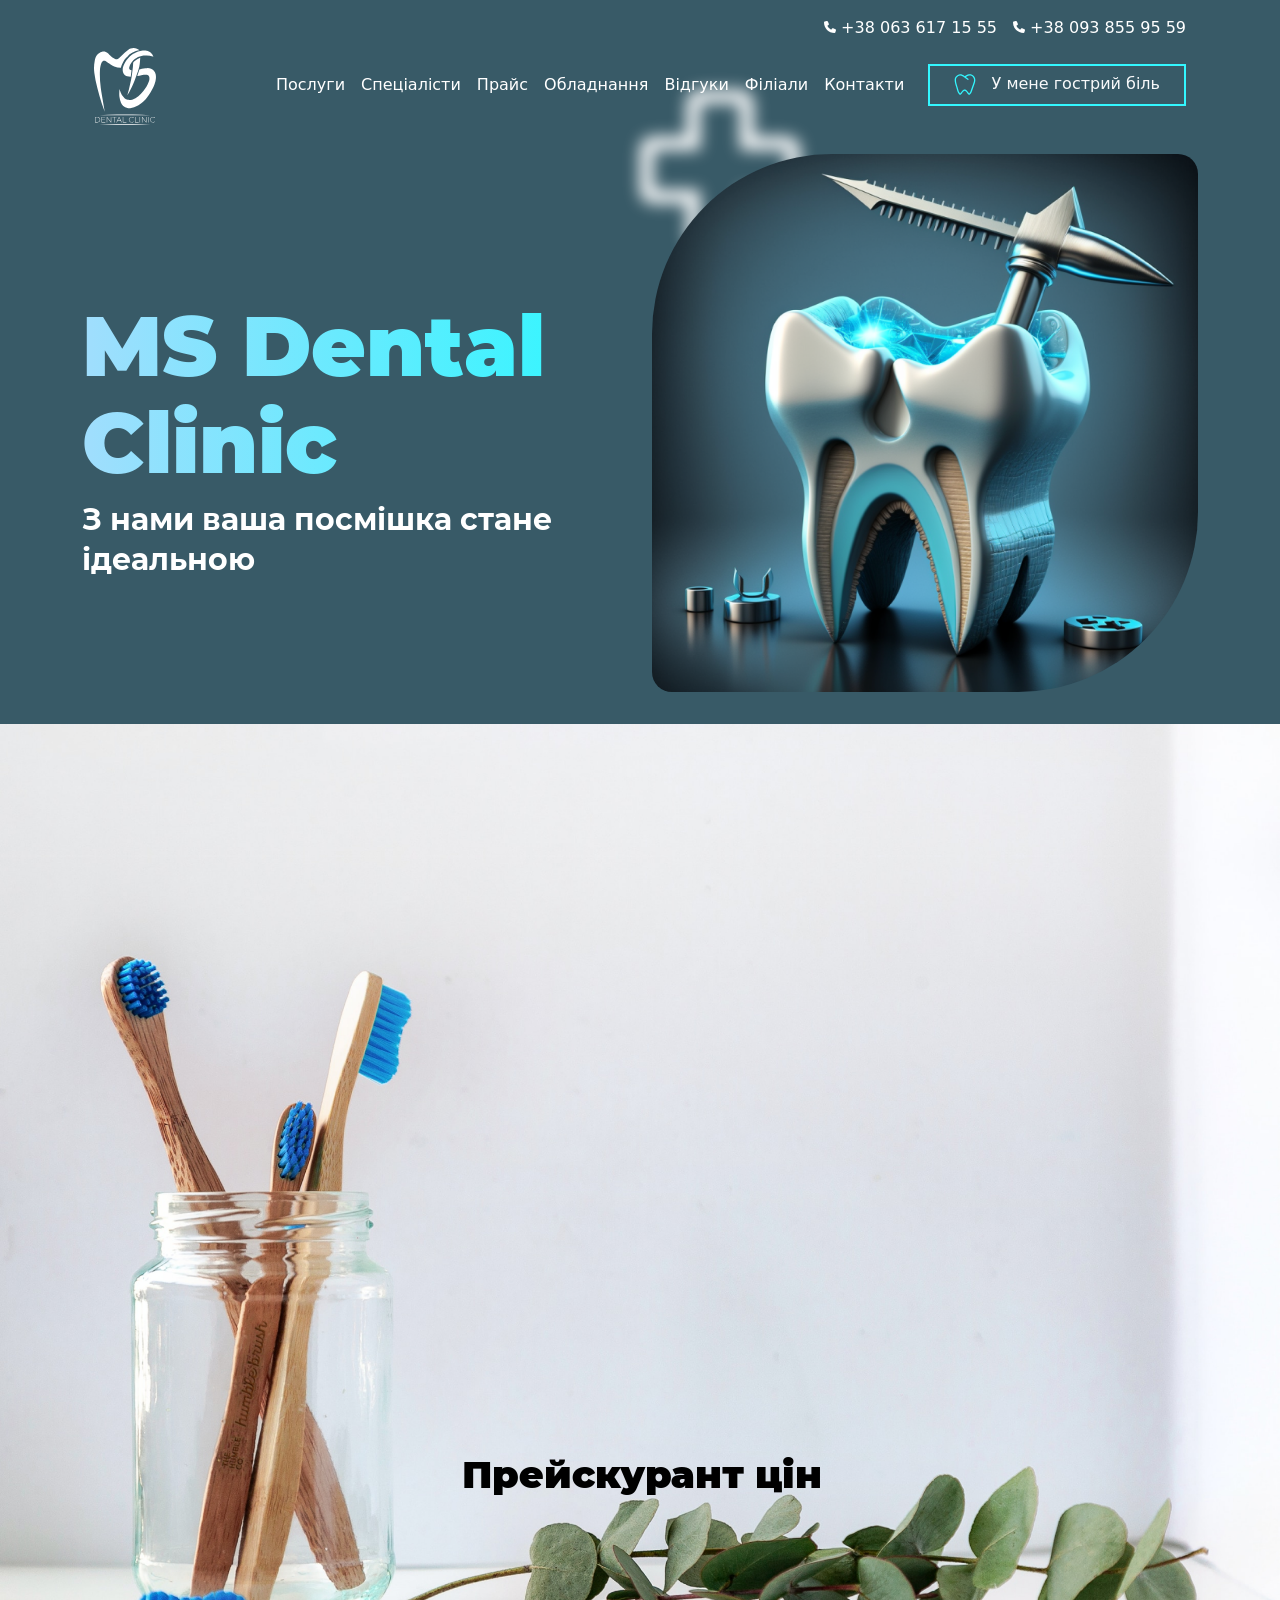
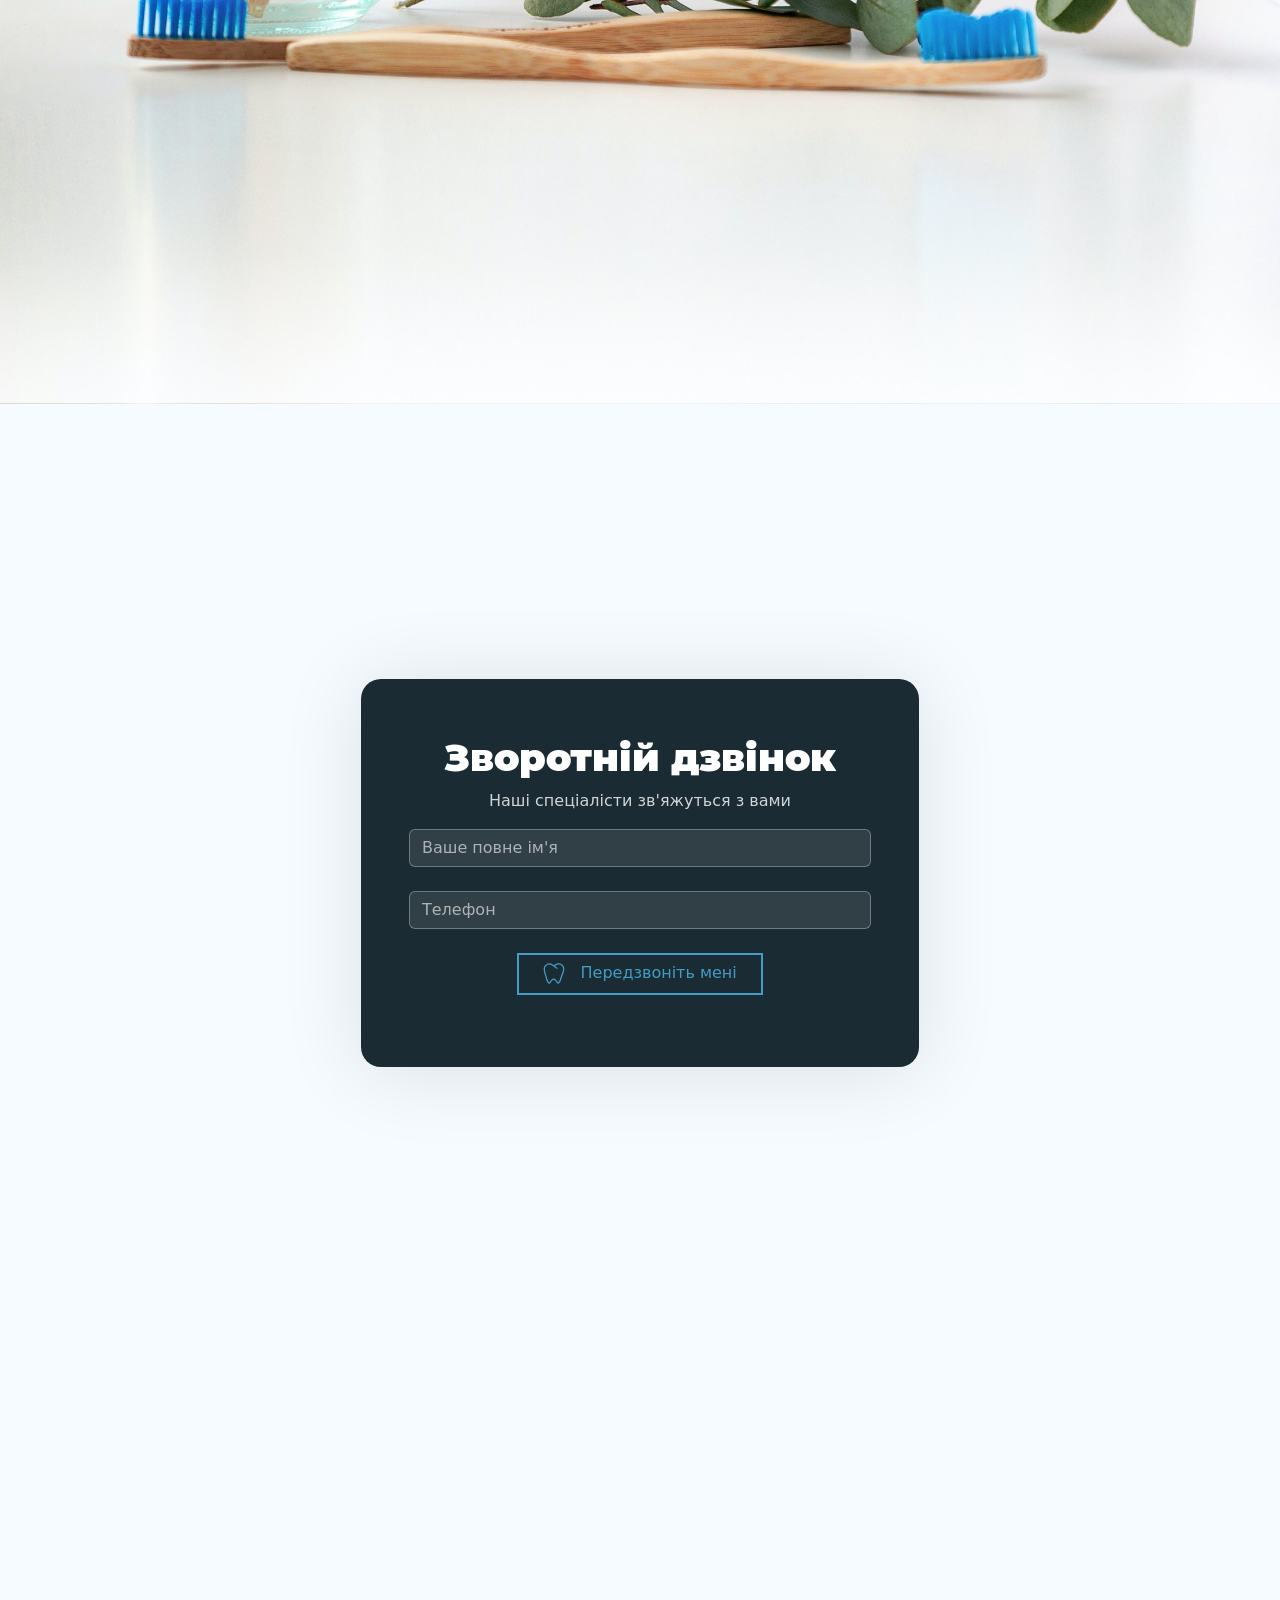
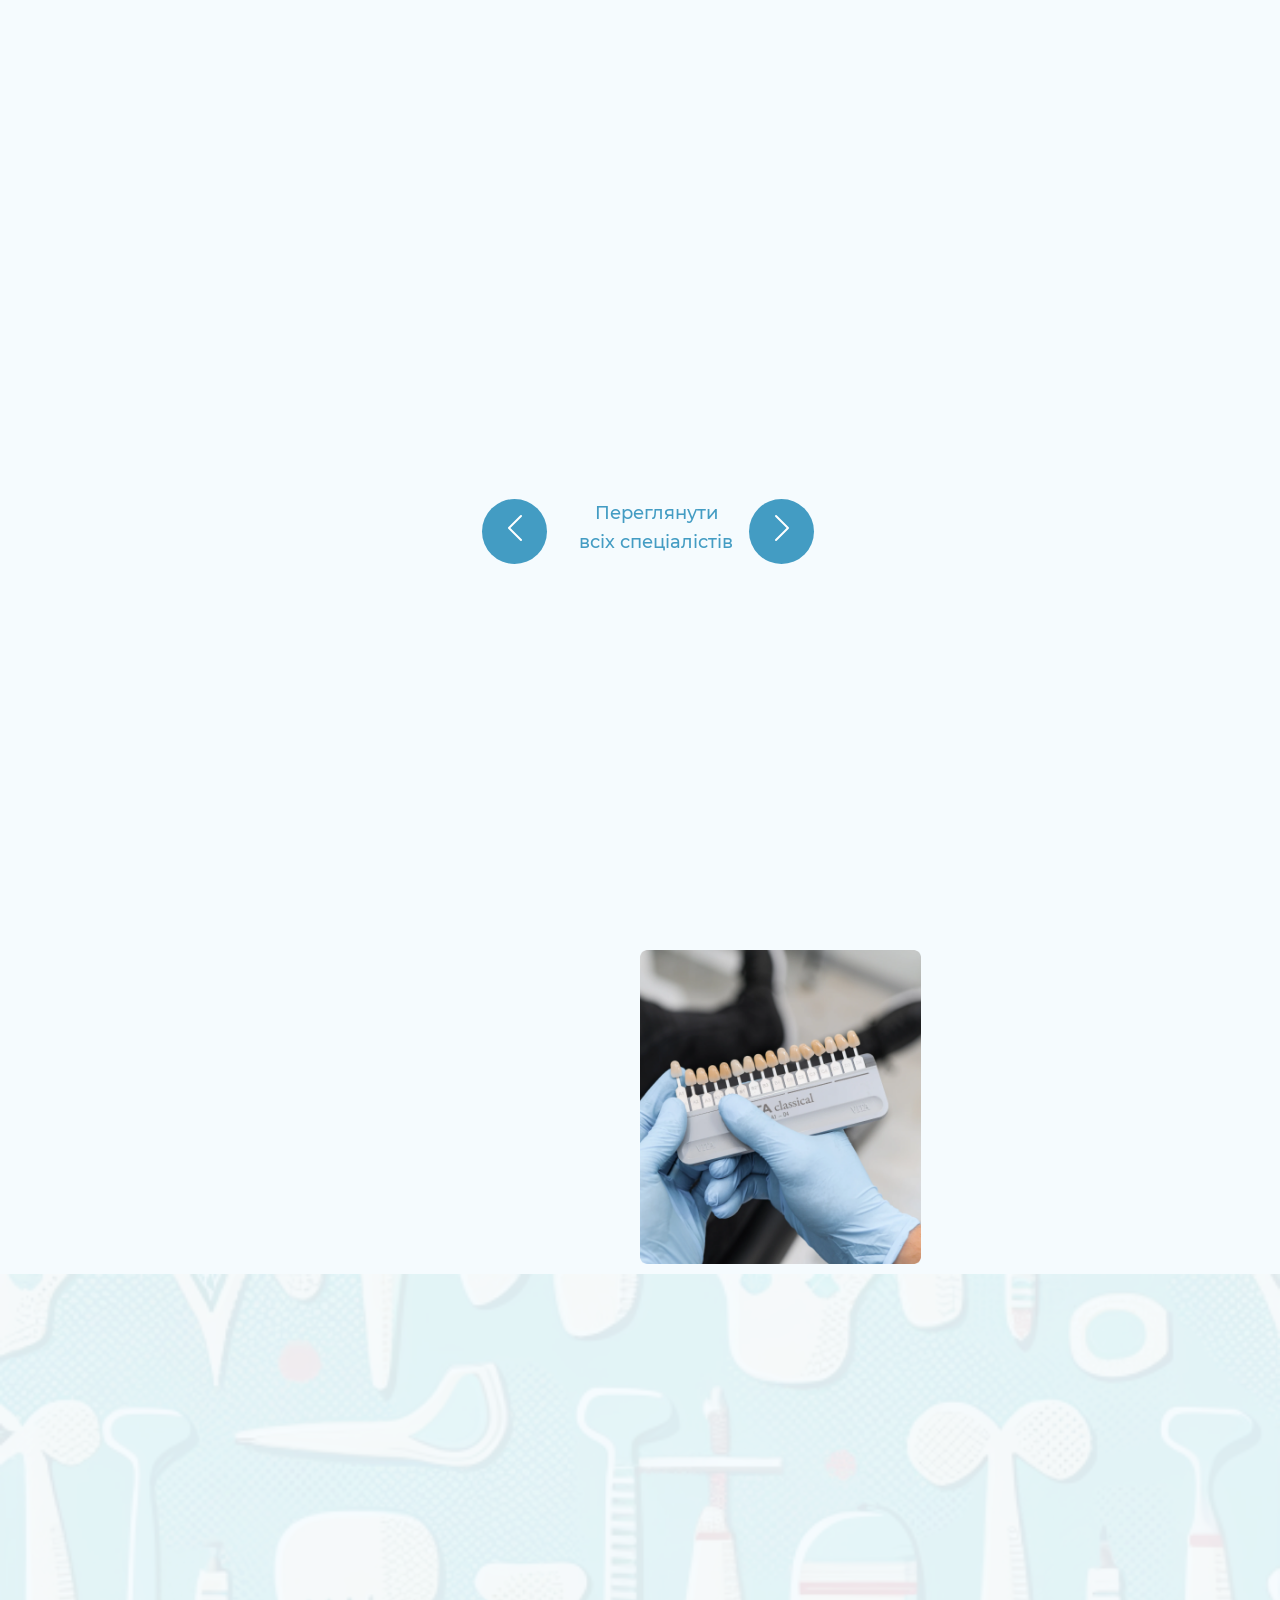
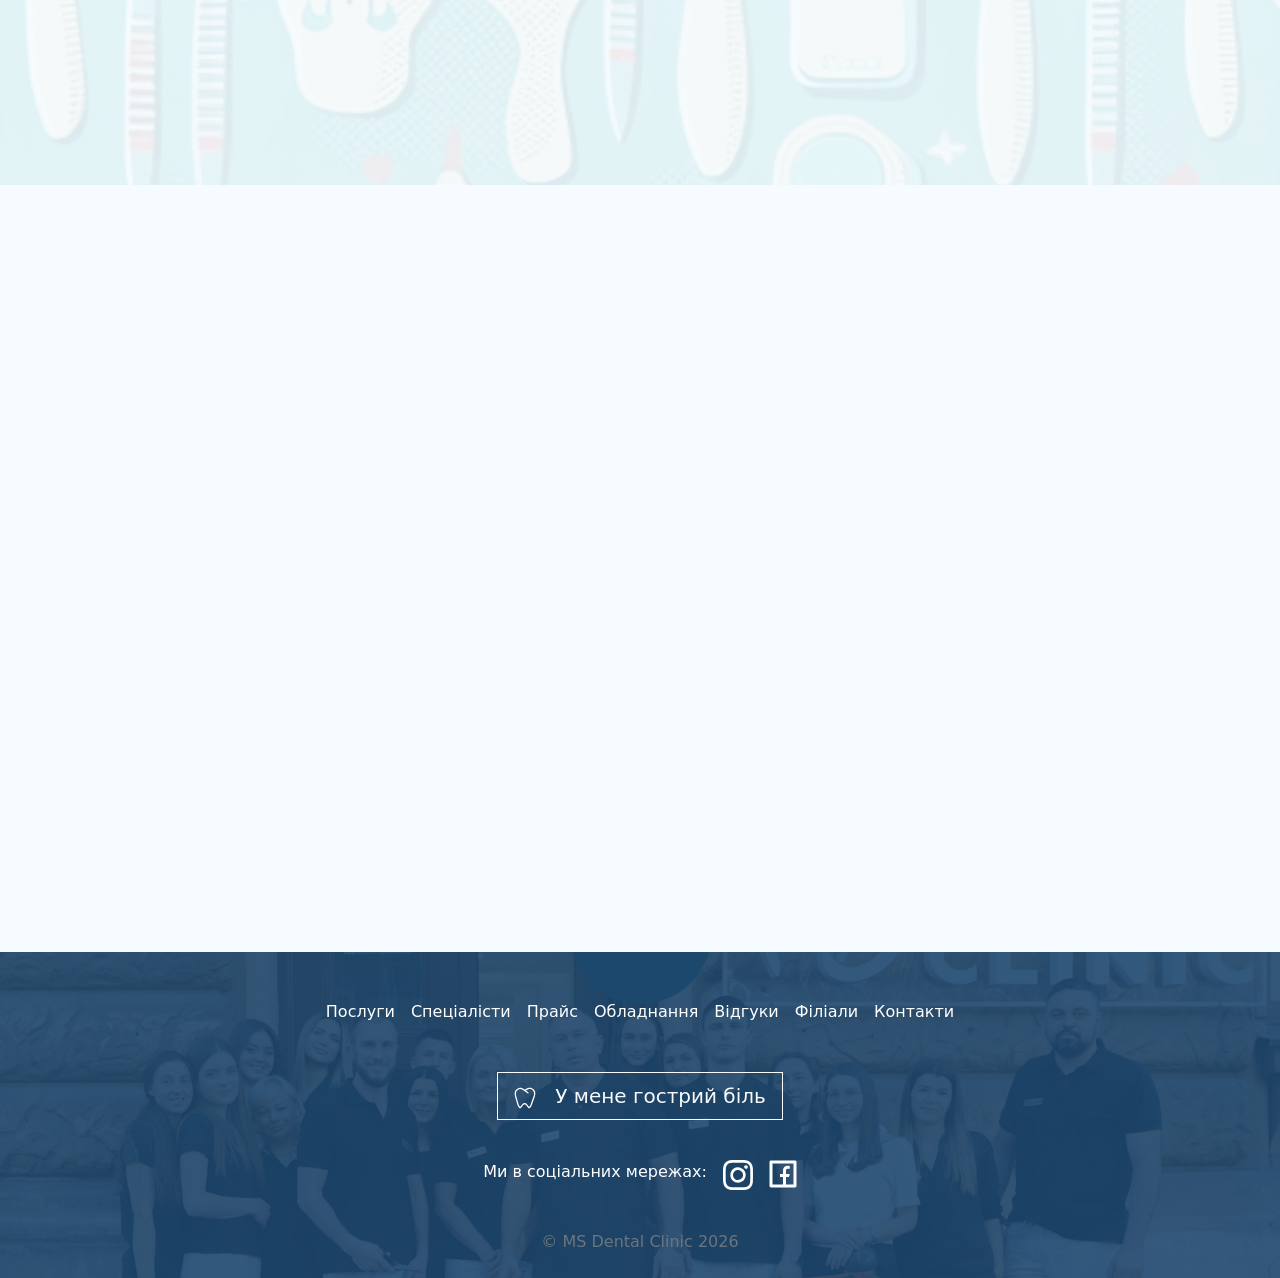
<file: index.html>
<!DOCTYPE html>
<html lang="en">
<head>
  <!-- Google Tag Manager -->
<script>(function(w,d,s,l,i){w[l]=w[l]||[];w[l].push({'gtm.start':
  new Date().getTime(),event:'gtm.js'});var f=d.getElementsByTagName(s)[0],
  j=d.createElement(s),dl=l!='dataLayer'?'&l='+l:'';j.async=true;j.src=
  'https://www.googletagmanager.com/gtm.js?id='+i+dl;f.parentNode.insertBefore(j,f);
  })(window,document,'script','dataLayer','GTM-PD5K2D8X');</script>
  <!-- End Google Tag Manager -->
    <meta charset="UTF-8">
    <meta http-equiv="X-UA-Compatible" content="IE=edge">
    <meta name="viewport" content="width=device-width, initial-scale=1.0">
    <title>MS Dental Clinic</title>
    <link href="static/css/bootstrap.min.css" rel="stylesheet" >
<script src="static/js/bootstrap.bundle.min.js" ></script>
<link rel="stylesheet" href="static/css/style.css">
<link rel="stylesheet" href="static/css/accordion.css">


<link href="static/css/montserrat.css" rel="stylesheet">

<link href="static/css/aos.css" rel="stylesheet">
<link href="static/css/topbar.css" rel="stylesheet">

<script src="static/js/aos.js"></script>
<script src="static/js/telegram-forms.js"></script>

<link rel="icon" type="image/x-icon" href="static/img/favicon.ico">
</head>
<body>
  <!-- Google Tag Manager (noscript) -->
<noscript><iframe src="https://www.googletagmanager.com/ns.html?id=GTM-PD5K2D8X"
  height="0" width="0" style="display:none;visibility:hidden"></iframe></noscript>
  <!-- End Google Tag Manager (noscript) -->
    <div class="header-bg text-white">
    <div class="container ">

      <div id="topbar" class="topbar pt-3">
        <div class="container-fluid d-flex justify-content-end">
          <ul class="contact-info d-flex ">
            <li class="ms-2">
              <a href="tel:+380636171555" class="text-white">
                <svg style=" vertical-align: baseline; " xmlns="http://www.w3.org/2000/svg" height="12" width="12" viewBox="0 0 512 512" fill="#fff"><path d="M164.9 24.6c-7.7-18.6-28-28.5-47.4-23.2l-88 24C12.1 30.2 0 46 0 64C0 311.4 200.6 512 448 512c18 0 33.8-12.1 38.6-29.5l24-88c5.3-19.4-4.6-39.7-23.2-47.4l-96-40c-16.3-6.8-35.2-2.1-46.3 11.6L304.7 368C234.3 334.7 177.3 277.7 144 207.3L193.3 167c13.7-11.2 18.4-30 11.6-46.3l-40-96z"/></svg>
                <span>+38 063 617 15 55</span>
              </a>
            </li>
            <li class="ms-3">
              <a href="tel:+380938559559" class="text-white">
                <svg style=" vertical-align: baseline; " xmlns="http://www.w3.org/2000/svg" height="12" width="12" viewBox="0 0 512 512" fill="#fff"><path d="M164.9 24.6c-7.7-18.6-28-28.5-47.4-23.2l-88 24C12.1 30.2 0 46 0 64C0 311.4 200.6 512 448 512c18 0 33.8-12.1 38.6-29.5l24-88c5.3-19.4-4.6-39.7-23.2-47.4l-96-40c-16.3-6.8-35.2-2.1-46.3 11.6L304.7 368C234.3 334.7 177.3 277.7 144 207.3L193.3 167c13.7-11.2 18.4-30 11.6-46.3l-40-96z"/></svg>
                <span>+38 093 855 95 59</span>
              </a>
            </li>

          </ul>

        </div>
      </div>

        <svg class="header-plus" width="120" height="120" viewBox="0 0 120 120" fill="none" xmlns="http://www.w3.org/2000/svg">
            <path d="M75 120H45C42.3486 119.997 39.8066 118.943 37.9319 117.068C36.0571 115.193 35.0026 112.651 35 110V85H10C7.34865 84.9974 4.80665 83.9429 2.93186 82.0681C1.05707 80.1934 0.00264738 77.6514 0 75V45C0.00264738 42.3486 1.05707 39.8066 2.93186 37.9319C4.80665 36.0571 7.34865 35.0026 10 35H35V10C35.0026 7.34865 36.0571 4.80665 37.9319 2.93186C39.8066 1.05707 42.3486 0.00264738 45 0H75C77.6514 0.00264738 80.1934 1.05707 82.0681 2.93186C83.9429 4.80665 84.9974 7.34865 85 10V35H110C112.651 35.0026 115.193 36.0571 117.068 37.9319C118.943 39.8066 119.997 42.3486 120 45V75C119.996 77.6509 118.941 80.1922 117.067 82.0667C115.192 83.9412 112.651 84.996 110 85H85V110C84.996 112.651 83.9412 115.192 82.0667 117.067C80.1922 118.941 77.6509 119.996 75 120ZM10 45V75H45V110H75V75H110V45H75V10H45V45H10Z" fill="white"/>
            </svg>



    <nav class="navbar navbar-expand-lg navbar-dark pt-0">
        <div class="container-fluid">
          <a class="navbar-brand" href="#">
            <img class="d-inline-block align-text-top" width="62" height="77" src="static/img/logo.svg" alt="Logo">
          </a>

          <button class="navbar-toggler border-0" type="button" data-bs-toggle="collapse" data-bs-target="#navbarSupportedContent" aria-controls="navbarSupportedContent" aria-expanded="false" aria-label="Toggle navigation">
            <span class="navbar-toggler-icon"></span>
          </button>
          <div class="collapse navbar-collapse " id="navbarSupportedContent">
            <ul class="navbar-nav ms-auto mb-2 mb-lg-0 ">
              <li class="nav-item">
                <a class="nav-link" aria-current="page" href="#services">Послуги</a>
              </li>
              <li class="nav-item">
                <a class="nav-link" href="#specialists">Спеціалісти</a>
              </li>
              <li class="nav-item">
                <a class="nav-link" href="#prices">Прайс</a>
              </li>
              <li class="nav-item">
                <a class="nav-link" href="#tools">Обладнання</a>
              </li>
              <li class="nav-item">
                <a class="nav-link" href="#review">Відгуки</a>
              </li>
              <li class="nav-item">
                <a class="nav-link" href="#address">Філіали</a>
              </li>
              <li class="nav-item">
                <a class="nav-link" href="#address">Контакти</a>
              </li>


            </ul>
            <button class="btn btn-outline-light  d-block ms-3 pb-2 px-4 head-tooth-btn"  data-bs-toggle="modal" data-bs-target="#Modal">
              <svg width="22" height="21" viewBox="0 0 22 21" fill="none" xmlns="http://www.w3.org/2000/svg">
                <path fill-rule="evenodd" clip-rule="evenodd" d="M10.7151 2.18542C10.8436 2.08403 16.2176 -2.09645 19.7697 2.02203C21.7201 4.28245 21.5548 6.62876 20.8314 8.92599L18.2855 16.2194C17.5409 18.7556 17.01 19.539 15.7054 20.6401C14.9317 21.2943 14.0586 20.1648 13.1395 18.9758C12.3432 17.9457 11.5127 16.8717 10.6828 16.8743C9.83869 16.8768 8.99459 17.9528 8.1873 18.9823C7.25665 20.1693 6.3738 21.295 5.59557 20.6401C4.02425 19.3174 3.33515 17.4904 2.6144 14.5577C2.47555 13.9932 2.265 13.3157 2.03186 12.5685C1.05665 9.43684 -0.300891 5.08005 1.68957 2.66334C4.14825 -0.321701 7.20175 -0.802201 10.6821 2.16153L10.7151 2.18542ZM8.99717 2.49155C7.79334 1.66488 6.76904 1.40138 5.91654 1.46855C4.86965 1.55057 3.78142 2.15507 2.68738 3.4842C1.8633 4.48395 1.77998 6.17215 2.22367 8.37832C2.43486 9.42909 2.74357 10.4928 3.05421 11.5035C3.12073 11.7218 3.18919 11.9401 3.25636 12.1564C3.49209 12.9121 3.71942 13.6425 3.86861 14.2489C4.528 16.9343 5.10215 18.3771 6.14259 19.3937C6.35765 19.1934 6.6289 18.8731 6.98863 18.4178L7.163 18.1956C7.53113 17.7261 7.96707 17.1688 8.41205 16.7231C8.8848 16.251 9.66561 15.5852 10.6789 15.5826C11.6968 15.5794 12.4756 16.2556 12.9387 16.7251C13.3772 17.17 13.8073 17.7268 14.1703 18.1969L14.3427 18.4197C14.6947 18.8718 14.9614 19.1922 15.1726 19.3917C15.5905 19.0133 15.8617 18.6974 16.0962 18.3048C16.3997 17.7978 16.6819 17.0951 17.0455 15.8558L17.0656 15.7938L19.605 8.51976C19.9369 7.46059 20.1055 6.49378 20.0183 5.58509C19.9318 4.7003 19.5966 3.79807 18.7919 2.86549C17.4589 1.31936 15.821 1.29611 14.2749 1.77467C13.4967 2.01622 12.7985 2.3753 12.287 2.68272C12.0946 2.79767 11.9331 2.90295 11.8078 2.98884L14.2878 4.81267C14.4259 4.91408 14.518 5.06617 14.5439 5.23549C14.5699 5.40481 14.5274 5.57749 14.426 5.71555C14.3246 5.85361 14.1726 5.94573 14.0032 5.97165C13.8339 5.99756 13.6612 5.95516 13.5232 5.85376L10.0195 3.27688C9.97056 3.24583 9.92374 3.21152 9.87938 3.17419L9.1315 2.62459C9.08042 2.5871 9.03516 2.54226 8.99717 2.49155Z" fill="#33F7FF"/>
                </svg>

                &nbsp;&nbsp;У мене гострий біль
            </button>

          </div>
        </div>
      </nav>


<!-- Modal -->
<div class="modal fade" id="Modal" tabindex="-1" aria-labelledby="ModalLabel" aria-hidden="true">
  <div class="modal-dialog modal-dialog-centered">
    <div class="modal-content">
      <div class="modal-header border-0">
        <button type="button" class="btn-close" data-bs-dismiss="modal" aria-label="Close"></button>
      </div>
      <div class="modal-body mx-3 mt-0 mb-2 pt-0">
        <h2 class="modal-cheader">дзвоніть</h2>
        <p class="modal-sub-header">Якщо відчуваєте гострий біль</p>
        <p class="modal-address">вул. Канатна, 81 корпус 3</p>
        <p class="modal-phone">+38 063 617 15 55</p>

        <p class="modal-address">вул. Осипова, 19</p>
        <p class="modal-phone">+38 093 855 95 59</p>

      </div>


    </div>
  </div>
</div>


  </div>
  <div class="container">
    <div class="row">
        <div class="col-12 col-lg-6 pb-5 " data-aos="fade-up" data-aos-anchor-placement="center-bottom" data-aos-duration="1500">
            <h1 class="main-h1 mt-lg-5 mt-0">MS Dental Clinic</h1>
            <p class="main-sub-head">З нами ваша посмішка стане ідеальною</p>

        </div>
        <div class="col-6 d-none d-lg-block " >
            <img class="img-fluid header-tooth-img my-3" src="static/img/tooth_header.png" alt="">
        </div>
      </div>
  </div>




</div>
<div class="tooth_brash_block p-sm-1 "   >
    <section class="container">
        <div class="row">
            <div class="col-12" data-aos="fade-up" data-aos-anchor-placement="center-bottom">
                <div id="services" class="services ">
                    <h2 class="section-header mt-0 mb-5">Послуги клініки</h2>
                    <div class="row">
                        <div class="col-12 col-lg-4">
                            <img src="static/img/Therapy.png" alt="">
                            <h3 class="services-item-header">Терапія</h3>
                            <p class="services-item-text">Комплекс заходів щодо догляду за здоров'ям та красою зубів</p>
                        </div>

                        <div class="col-12 col-lg-4">
                            <img src="static/img/Surgery.png" alt="">
                            <h3 class="services-item-header">Хірургія</h3>
                            <p class="services-item-text">Безболісне видалення зубів та коріння зубів будь-якої складності</p>
                        </div>

                        <div class="col-12 col-lg-4">
                            <img src="static/img/orthopedics.png" alt="">
                            <h3 class="services-item-header">Ортопедія</h3>
                            <p class="services-item-text">Професійне лікування дефектів зубів та зубних рядів</p>
                        </div>
                    </div>
                    <div class="row mt-5">
                        <div class="col-12 col-lg-4">
                            <img src="static/img/Orthodontics.png" alt="">
                            <h3 class="services-item-header">Ортодонтія</h3>
                            <p class="services-item-text">Сучасні методи виправлення прикусу та вирівнювання зубів</p>
                        </div>

                        <div class="col-12 col-lg-4">
                            <img src="static/img/CHILDREN'S DENTIST.png" alt="">
                            <h3 class="services-item-header">ДИТЯЧИЙ СТОМАТОЛОГ</h3>
                            <p class="services-item-text">Наші фахівці чудово вміють знайти підхід до дітей</p>
                        </div>

                        <div class="col-12 col-lg-4">
                            <img src="static/img/Hygiene.png" alt="">
                            <h3 class="services-item-header">Гігієна</h3>
                            <p class="services-item-text">Професійна гігієна та відбілювання зубів</p>
                        </div>
                    </div>

                </div>
            </div>
        </div>
        <div class="row mt-5">

            <div id="prices" class=" offset-lg-4 offset-0 col-12 col-lg-8">
                <h2 class="section-header">Прейскурант цін</h2>
                <div class="accordion-custom" id="accordion-customExample">
                    <div  data-aos="fade-up" data-aos-anchor-placement="center-bottom" data-aos-duration="1000" class="accordion-custom-item  price-according-item-body mb-3">
                      <h2 class="accordion-custom-header" id="headingOne">
                        <button class="accordion-custom-button price-according-item-button collapsed" type="button" data-bs-toggle="collapse" data-bs-target="#collapseOne" aria-expanded="false" aria-controls="collapseOne">
                          Гігієна
                        </button>
                      </h2>
                      <div id="collapseOne" class="accordion-custom-collapse collapse " aria-labelledby="headingOne" data-bs-parent="#accordion-customExample">
                        <div class="accordion-custom-body ">
                          <table class="table mt-2">

                            <tbody>
                              <tr class=" ">
                                <td>Консультація</td>
                                <td>200 грн 	</td>
                              </tr>
                              <tr>
                                <td>Знімок</td>
                                <td>300 грн 	</td>
                              </tr>
                              <tr>
                                <td>Професійна гігієна (ультразвук+содоструй)  </td>
                                <td>1500-2300 грн 	</td>
                              </tr>
                              <tr>
                                <td>Парадонтальна чистка  </td>
                                <td>2500-3000 грн 	</td>
                              </tr>
                              <tr>
                                <td >Медикаментозна обробка слизової</td>
                                <td>500 грн</td>
                              </tr>
                              <tr>
                                <td >Обробка лікувальним лаком (1 зуб)</td>
                                <td>400 грн</td>
                              </tr>
                              <tr>
                                <td >Герметизація емалі (1 зуб)</td>
                                <td>1000 грн</td>
                              </tr>
                              <tr>
                                <td >Прикраса на зуб(СКАЙС), без урахування прикраси</td>
                                <td>1000 грн</td>
                              </tr>
                              <tr>
                                <td>Професійне відбілювання зубів системою Beyond</td>
                                <td>7000 грн	</td>
                              </tr>
                              <tr>
                                <td >Домашнє відбілювання (2 щелепи)</td>
                                <td>6000 грн</td>
                              </tr>
                              <tr class=" ">
                                <td >Виготовленням капи (1 щелепа)</td>
                                <td>2000 грн</td>
                              </tr>
                              <tr class=" ">
                                <td >Виготовленням капи (1 щелепа)</td>
                                <td>2000 грн</td>
                              </tr>
                            </tbody>
                          </table>
                        </div>
                      </div>
                    </div>
                    <div data-aos="fade-up" data-aos-anchor-placement="center-bottom" data-aos-duration="1000" class="accordion-custom-item  price-according-item mb-3">
                      <h2 class="accordion-custom-header" id="headingTwo">
                        <button class="accordion-custom-button collapsed" type="button" data-bs-toggle="collapse" data-bs-target="#collapseTwo" aria-expanded="false" aria-controls="collapseTwo">
                          Лікування зубів
                        </button>
                      </h2>
                      <div id="collapseTwo" class="accordion-custom-collapse collapse" aria-labelledby="headingTwo" data-bs-parent="#accordion-customExample">
                        <div class="accordion-custom-body">
                          <table class="table mt-2">

                            <tbody>
                              <tr class="  ">
                                <td>Анестезія аплікаційна</td>
                                <td>200 грн 	</td>
                              </tr>
                              <tr class=" ">
                                <td >Анестезія </td>
                                <td>300 грн </td>
                              </tr>
                              <tr>
                                <td >Надання допомоги при "гострому болю "</td>
                                <td>1000 грн</td>
                              </tr>
                              <tr>
                                <td >Лікування карієсу зуба до 1/3</td>
                                <td>1600 грн</td>
                              </tr>
                              <tr class=" ">
                                <td >Лікування карієсу зуба до 1/2</td>
                                <td>1800 грн</td>
                              </tr>
                              <tr class=" ">
                                <td >Лікування карієсу зуба до 2/3</td>
                                <td>2000 - 2500 грн </td>
                              </tr>
                              <tr class=" ">
                                <td >Естетичні реставрації</td>
                                <td>1600-2500 грн</td>
                              </tr>
                              <tr class=" ">
                                <td >Використання 1 анкерного штифта </td>
                                <td>400 грн</td>
                              </tr>
                              <tr class=" ">
                                <td >Використання 1 скловолоконного штифта </td>
                                <td>500 грн</td>
                              </tr>
                              <tr class=" ">
                                <td >Відновлення культі зуба під коронку </td>
                                <td>2000 грн </td>
                              </tr>
                              <tr class=" ">
                                <td>Пломба молочного зуба</td>
                                <td>1000 грн</td>
                              </tr>
                            </tbody>
                          </table>
                        </div>
                      </div>
                    </div>
                    <div data-aos="fade-up" data-aos-anchor-placement="center-bottom" data-aos-duration="1000" class="accordion-custom-item  price-according-item mb-3">
                      <h2 class="accordion-custom-header" id="headingThree">
                        <button class="accordion-custom-button collapsed" type="button" data-bs-toggle="collapse" data-bs-target="#collapseThree" aria-expanded="false" aria-controls="collapseThree">
                          Ендодонтичне лікування
                        </button>
                      </h2>
                      <div id="collapseThree" class="accordion-custom-collapse collapse" aria-labelledby="headingThree" data-bs-parent="#accordion-customExample">
                        <div class="accordion-custom-body">
                          <table class="table mt-2">

                            <tbody>
                              <tr>
                                <td>Інструментальна обробка 1-го каналу</td>
                                <td>1000 грн</td>
                              </tr>
                              <tr>
                                <td >2-х каналів</td>
                                <td>1600 грн</td>
                              </tr>
                              <tr>
                                <td >3-х каналів</td>
                                <td>2400 грн</td>
                              </tr>
                              <tr>
                                <td >4-х каналів</td>
                                <td>3200 грн</td>
                              </tr>
                              <tr>
                                <td >Лікування каналів тимчасового зуба</td>
                                <td>600-1000 грн</td>
                              </tr>
                              <tr>
                                <td >Тимчасове пломбування кальційвмісним матеріалом 1-го каналу<br> (без урахування інструментальної обробки)
                                  </td>
                                <td>300 грн</td>
                              </tr>
                              <tr class=" ">
                                <td >Перелікування (розпломбування) 1-го каналу</td>
                                <td>400-800 грн</td>
                              </tr>
                              <tr>
                                <td >Видалення стороннього тіла з 1-го каналу</td>
                                <td>від 1000 грн</td>
                              </tr>
                              <tr>
                                <td >Закриття перфорації дна пульпової камери </td>
                                <td>500-1000 грн</td>
                              </tr>
                              <tr>
                                <td>Шинування пародонтологічне</td>
                                <td>6000 грн </td>
                              </tr>
                              <tr class=" ">
                                <td>Тимчасова пломба</td>
                                <td>200 грн </td>
                              </tr>
                            </tbody>
                          </table>
                        </div>
                      </div>
                    </div>

                    <div data-aos="fade-up" data-aos-anchor-placement="center-bottom" data-aos-duration="1000" class="accordion-custom-item  price-according-item mb-3">
                      <h2 class="accordion-custom-header" id="heading4">
                        <button class="accordion-custom-button collapsed" type="button" data-bs-toggle="collapse" data-bs-target="#collapse4" aria-expanded="false" aria-controls="collapse4">
                            Ортопедичні послуги
                        </button>
                      </h2>
                      <div id="collapse4" class="accordion-custom-collapse collapse" aria-labelledby="heading4" data-bs-parent="#accordion-customExample">
                        <div class="accordion-custom-body">
                          <table class="table mt-2">

                            <tbody>
                              <tr>
                                <td>3D сканування 2 щелеп </td>
                                <td>1000 грн</td>
                              </tr>
                              <tr>
                                <td>Вкладка металева лита розбірна </td>
                                <td>2500 грн</td>
                              </tr>
                              <tr>
                                <td>Вкладка металева лита </td>
                                <td>2000 грн</td>
                              </tr>
                              <tr>
                                <td >Вкладка керамічна на оксиді цирконію</td>
                                <td>150 $ *</td>
                              </tr>
                              <tr>
                                <td >Цільнолита металева коронка </td>
                                <td>50 $ *</td>
                              </tr>
                              <tr>
                                <td >Коронка металокерамічна</td>
                                <td>100 $ *</td>
                              </tr>
                              <tr>
                                <td >Коронка цирконієва в повну анатомію</td>
                                <td>200 $ *</td>
                              </tr>
                              <tr>
                                <td >Коронка на оксиді цирконію з нанесенням кераміки</td>
                                <td>250-350 $ *</td>
                              </tr>
                              <tr>
                                <td >Цільнокерамічна коронка E-max</td>
                                <td>160-300 $ *</td>
                              </tr>
                              <tr>
                                <td >Коронка на оксиді цирконію на імпланті</td>
                                <td>250-300 $ *</td>
                              </tr>
                              <tr>
                                <td >Коронка металокерамічна на імпланті</td>
                                <td>200-250 $ *</td>
                              </tr>
                              <tr>
                                <td >Вінір </td>
                                <td>200-250 $ *	</td>
                              </tr>
                              <tr>
                                <td >Тимчасова пластмасовакоронка (лабораторна)</td>
                                <td>30-50 $ *</td>
                              </tr>
                              <tr>
                                <td>Акриловий армований знімний протез</td>
                                <td>300 $ *	</td>
                              </tr>
                              <tr>
                                <td >Акриловий знімний протез </td>
                                <td>200 $ *	</td>
                              </tr>
                              <tr>
                                <td >Нейлоновий знімний протез </td>
                                <td>300 $ *	</td>
                              </tr>
                              <tr>
                                <td >Бюгельний протез на кламерах </td>
                                <td>500 $ *	</td>
                              </tr>
                              <tr>
                                <td >Бюгельний протез на атачменах </td>
                                <td>1000-1300 $ *	</td>
                              </tr>
                              <tr>
                                <td >Знімний протез "Метелик" (акриловий)</td>
                                <td>2000 грн 	</td>
                              </tr>
                              <tr>
                                <td >Знімний протез "Метелик" (нейлон)</td>
                                <td>150 $ *	</td>
                              </tr>
                              <tr>
                                <td >Перебазування протезу</td>
                                <td>2500 грн 	</td>
                              </tr>
                              <tr>
                                <td >Зняття коронки </td>
                                <td>500 грн 	</td>
                              </tr>
                              <tr>
                                <td>Фіксація коронок 1-ої одиниці </td>
                                <td>600 грн 	</td>
                              </tr>
                            </tbody>
                          </table>
                        </div>
                      </div>
                    </div>

                    <div data-aos="fade-up" data-aos-anchor-placement="center-bottom" data-aos-duration="1000" class="accordion-custom-item  price-according-item mb-3">
                      <h2 class="accordion-custom-header" id="heading5">
                        <button class="accordion-custom-button collapsed" type="button" data-bs-toggle="collapse" data-bs-target="#collapse5" aria-expanded="false" aria-controls="collapse5">
                          Ортодонтичні послуги
                        </button>
                      </h2>
                      <div id="collapse5" class="accordion-custom-collapse collapse" aria-labelledby="heading4" data-bs-parent="#accordion-customExample">
                        <div class="accordion-custom-body">
                          <table class="table mt-2">

                            <tbody>
                              <tr class="  ">
                                <td>Діагностичне сканування 3D сканером </td>
                                <td>2000 грн </td>
                              </tr>
                              <tr class="  ">
                                <td>Діагностична модель перед брекетами </td>
                                <td>600 грн </td>
                              </tr>
                              <tr class="  ">
                                <td>Фіксація металевих брекетів (1 щелепа) </td>
                                <td>12 500 грн </td>
                              </tr>
                              <tr class=" ">
                                <td >Фіксація керамічних брекетів (1 щелепа) </td>
                                <td>16 000 грн</td>
                              </tr>
                              <tr class=" ">
                                <td >Фіксація сапфірових брекетів  (1 щелепа) </td>
                                <td>18 000 грн 	</td>
                              </tr>
                              <tr class=" ">
                                <td >Фіксація металевої саморегулюючої брекет системи  (1 щелепа) </td>
                                <td>17 500 грн 	</td>
                              </tr>
                              <tr class=" ">
                                <td >Відвідування 1 раз на 3-4 тижня (1 щелепа) </td>
                                <td>600-700 грн 	</td>
                              </tr>
                              <tr class=" ">
                                <td >Заміна лігатур </td>
                                <td>600 грн</td>
                              </tr>
                              <tr class=" ">
                                <td >Шинування (ретейнер) </td>
                                <td>3000 грн</td>
                              </tr>
                              <tr class=" ">
                                <td >Капа </td>
                                <td>2000 грн</td>
                              </tr>
                              <tr class=" ">
                                <td >Зняття брекетів + полірування зубів</td>
                                <td>2000 грн</td>
                              </tr>
                              <tr class=" ">
                                <td class="-0 ">Мікроімплант</td>
                                <td class="text-end -0 ">4200 грн 	</td>
                              </tr>
                              <tr class=" ">
                                <td >Ортодонтичні знімні апарати (пластини) </td>
                                <td>6000-8000 грн 	</td>
                              </tr>
                              <tr class=" ">
                                <td >Хайрекс  </td>
                                <td>10 000 грн	</td>
                              </tr>
                              <tr class=" ">
                                <td >Forsus </td>
                                <td>300 $ *	</td>
                              </tr>
                              <tr class=" ">
                                <td >Накусочна пластина </td>
                                <td>5000 грн</td>
                              </tr>
                              <tr class=" ">
                                <td >Лицьова маска</td>
                                <td>7000 грн	</td>
                              </tr>
                              <tr class=" ">
                                <td >Накладки для підвищення прикусу </td>
                                <td>1500 грн	</td>
                              </tr>
                              <tr class=" ">
                                <td class="-0">Втрата або заміна брекета </td>
                                <td class="text-end -0">400 грн</td>
                              </tr>



                            </tbody>
                          </table>
                        </div>
                      </div>
                    </div>

                    <div data-aos="fade-up" data-aos-anchor-placement="center-bottom" data-aos-duration="1000" class="accordion-custom-item  price-according-item mb-3">
                      <h2 class="accordion-custom-header" id="heading6">
                        <button class="accordion-custom-button collapsed" type="button" data-bs-toggle="collapse" data-bs-target="#collapse6" aria-expanded="false" aria-controls="collapse6">
                          Хірургічні послуги
                        </button>
                      </h2>
                      <div id="collapse6" class="accordion-custom-collapse collapse" aria-labelledby="heading6" data-bs-parent="#accordion-customExample">
                        <div class="accordion-custom-body">
                          <table class="table mt-2">

                            <tbody>
                              <tr class="  ">
                                <td>Видалення зуба просте </td>
                                <td>1500 грн 	</td>
                              </tr>
                              <tr class=" ">
                                <td >Видалення зуба(ускладнене)</td>
                                <td>2000 - 3000 грн 	</td>
                              </tr>
                              <tr class=" ">
                                <td >Видалення зуба мудрості</td>
                                <td>2500 - 4000 грн 	</td>
                              </tr>
                              <tr class=" ">
                                <td >Атипове видалення зуба </td>
                                <td>4000 - 6000 грн 	</td>
                              </tr>
                              <tr class=" ">
                                <td >Лікування альвеоліту </td>
                                <td>1000 грн 	</td>
                              </tr>
                              <tr class=" ">
                                <td >Консервація лунки </td>
                                <td>від 4000 грн 	</td>
                              </tr>
                              <tr class=" ">
                                <td >Видалення екзостозу </td>
                                <td>1000 - 2000 грн 	</td>
                              </tr>
                              <tr class=" ">
                                <td >Видалення радикуляційної кісти з резекцією </td>
                                <td> від 4000 грн 	</td>
                              </tr>

                              <tr class=" ">
                                <td >Видалення новоутворення слизової(мале) </td>
                                <td> від 2500 грн 	</td>
                              </tr>
                              <tr class=" ">
                                <td >Видалення новоутворення слизової(велике) </td>
                                <td> від 4000 грн 	</td>
                              </tr>

                              <tr class=" ">
                                <td >Глубокий кюретаж в ділянці одного зубу </td>
                                <td> 500 грн 	</td>
                              </tr>

                              <tr class=" ">
                                <td >Глибокий кюретаж(2 щелепи) </td>
                                <td> 2000 грн 	</td>
                              </tr>
                              <tr class=" ">
                                <td >Френулотомія(підрізання вуздечки) </td>
                                <td> 2000 грн 	</td>
                              </tr>
                              <tr class=" ">
                                <td >Френулопластика(пластика вуздечки) </td>
                                <td> 4000 - 6000 грн 	</td>
                              </tr>
                              <tr class=" ">
                                <td >Медикаментозний сон(1 година) </td>
                                <td> 120 $ *	</td>
                              </tr>
                              <tr class=" ">
                                <td >Встановлення імпланта (просте): </td>
                                <td></td>
                              </tr>
                              <tr class=" ">
                                <td >Корея:  </td>
                                <td></td>
                              </tr>
                              <tr class=" ">
                                <td >S-plant  </td>
                                <td>250$ *	</td>
                              </tr>
                              <tr class=" ">
                                <td >MegaGen AnyRidge </td>
                                <td>400$ *	</td>
                              </tr>
                              <tr class=" ">
                                <td >MegaGen AnyOne  </td>
                                <td>400$ *	</td>
                              </tr>
                              <tr class=" ">
                                <td >Німеччина: </td>
                                <td>	</td>
                              </tr>
                              <tr class=" ">
                                <td >Cell </td>
                                <td>500$ *	</td>
                              </tr>
                              <tr class=" ">
                                <td >Швейцарія: </td>
                                <td>	</td>
                              </tr>
                              <tr class=" ">
                                <td >Straumann </td>
                                <td>700$ *	</td>
                              </tr>
                              <tr class=" ">
                                <td class=" ">Встановлення формувача ясен  </td>
                                <td class="text-end -0 "> 50$ * 	</td>
                              </tr>
                              <tr class=" ">
                                <td class=" ">Пластика слизової </td>
                                <td class="text-end -0 "> від 4000 грн 	</td>
                              </tr>
                              <tr class=" ">
                                <td class=" ">Закритий синус-ліфтінг в ділянці одного зубу  </td>
                                <td class="text-end -0 ">від 200$ * 	</td>
                              </tr>
                              <tr class="  ">
                                <td class=" -0">Закритий синус-ліфтінг з кістковим матеріалом в ділянці одного зубу</td>
                                <td class="text-end -0 ">від 500 $ *	</td>
                              </tr>
                            </tbody>
                          </table>
                        </div>
                      </div>
                    </div>
                  </div>
                  <p data-aos="fade-up" data-aos-anchor-placement="center-bottom" data-aos-duration="1000">* ціна в доларах згідно комерційного курсу</p>

                  <div class="row mt-4" data-aos="fade-up" data-aos-anchor-placement="center-bottom" data-aos-duration="1000">
                    <div class="col-12 col-lg-6">
                        <h3 class="price-list-h3">Консультація</h3>
                        <p class="price-list-text">200 грн</p>
                    </div>


                  </div>
            </div>
        </div>
    </section>

    <section id="callme" class="container specialists mb-5">
      <div class="container-fluid">
        <div class="row justify-content-center">
          <div class="call-me-card col-12 col-lg-6">
              <div id="title-callme" class="title-holder">
                <h2 class="section-header  aos-init aos-animate text-center mt-2"><span>Зворотній дзвінок</span></h2>
                <p class="text-center">Наші спеціалісти зв'яжуться з вами</p>
              </div>

              <div id="success-callme" class="d-none title-holder">
                <h2 class="section-header  aos-init aos-animate text-center mt-2"><span>Ваш запит прийнятий</span></h2>
                <p class="text-center">Наші спеціалісти зв'яжуться з вами</p>
              </div>

              <div id="fail-callme" class="d-none title-holder">
                <h2 class="section-header  aos-init aos-animate text-center mt-2"><span>Трапилась помилка</span></h2>
                <p class="text-center">Зв'яжіться з нами по телефону вказаному вгорі сайту</p>
              </div>
              <form class="collapse show" id="form-callme" action="/callme" method="POST">
                <div class="row align-items-center justify-content-center mb-4 gy-4">

                  <div class="col-md-12">
                    <div class="row g-4">
                      <div class="col-12">
                        <input type="text" class="form-control" placeholder="Ваше повне ім'я" name="name" aria-label="name" required>
                      </div>
                      <div class="col-12">
                        <input type="tel" class="form-control" placeholder="Телефон" name="tel" aria-label="Telephone" required>
                      </div>
                      <div class="col-12  text-center  ">
                        <button class="btn btn-outline-light  d-block pb-2 px-4 submit-tooth-btn mx-auto" type="submit">
                          <svg width="22" height="21" viewBox="0 0 22 21" fill="none" xmlns="http://www.w3.org/2000/svg">
                            <path fill-rule="evenodd" clip-rule="evenodd" d="M10.7151 2.18542C10.8436 2.08403 16.2176 -2.09645 19.7697 2.02203C21.7201 4.28245 21.5548 6.62876 20.8314 8.92599L18.2855 16.2194C17.5409 18.7556 17.01 19.539 15.7054 20.6401C14.9317 21.2943 14.0586 20.1648 13.1395 18.9758C12.3432 17.9457 11.5127 16.8717 10.6828 16.8743C9.83869 16.8768 8.99459 17.9528 8.1873 18.9823C7.25665 20.1693 6.3738 21.295 5.59557 20.6401C4.02425 19.3174 3.33515 17.4904 2.6144 14.5577C2.47555 13.9932 2.265 13.3157 2.03186 12.5685C1.05665 9.43684 -0.300891 5.08005 1.68957 2.66334C4.14825 -0.321701 7.20175 -0.802201 10.6821 2.16153L10.7151 2.18542ZM8.99717 2.49155C7.79334 1.66488 6.76904 1.40138 5.91654 1.46855C4.86965 1.55057 3.78142 2.15507 2.68738 3.4842C1.8633 4.48395 1.77998 6.17215 2.22367 8.37832C2.43486 9.42909 2.74357 10.4928 3.05421 11.5035C3.12073 11.7218 3.18919 11.9401 3.25636 12.1564C3.49209 12.9121 3.71942 13.6425 3.86861 14.2489C4.528 16.9343 5.10215 18.3771 6.14259 19.3937C6.35765 19.1934 6.6289 18.8731 6.98863 18.4178L7.163 18.1956C7.53113 17.7261 7.96707 17.1688 8.41205 16.7231C8.8848 16.251 9.66561 15.5852 10.6789 15.5826C11.6968 15.5794 12.4756 16.2556 12.9387 16.7251C13.3772 17.17 13.8073 17.7268 14.1703 18.1969L14.3427 18.4197C14.6947 18.8718 14.9614 19.1922 15.1726 19.3917C15.5905 19.0133 15.8617 18.6974 16.0962 18.3048C16.3997 17.7978 16.6819 17.0951 17.0455 15.8558L17.0656 15.7938L19.605 8.51976C19.9369 7.46059 20.1055 6.49378 20.0183 5.58509C19.9318 4.7003 19.5966 3.79807 18.7919 2.86549C17.4589 1.31936 15.821 1.29611 14.2749 1.77467C13.4967 2.01622 12.7985 2.3753 12.287 2.68272C12.0946 2.79767 11.9331 2.90295 11.8078 2.98884L14.2878 4.81267C14.4259 4.91408 14.518 5.06617 14.5439 5.23549C14.5699 5.40481 14.5274 5.57749 14.426 5.71555C14.3246 5.85361 14.1726 5.94573 14.0032 5.97165C13.8339 5.99756 13.6612 5.95516 13.5232 5.85376L10.0195 3.27688C9.97056 3.24583 9.92374 3.21152 9.87938 3.17419L9.1315 2.62459C9.08042 2.5871 9.03516 2.54226 8.99717 2.49155Z" fill="#439CC3"></path>
                            </svg>

                            &nbsp;&nbsp;Передзвоніть мені
                        </button>
                      </div>
                    </div>
                  </div>
                </div>
              </form>

          </div>
        </div>
      </div>

      <script>
          // Initialize form handler with Telegram
          document.addEventListener('DOMContentLoaded', function() {
              handleFormSubmit(
                  'form-callme',           // form ID
                  'success-callme',        // success message ID
                  null,                    // name error ID (not used)
                  null,                    // tel error ID (not used)
                  null,                    // submit button ID (not used)
                  'Головна сторінка'       // page name
              );
          });
      </script>
    </section>

    <section id="specialists" class="container specialists mb-5">

        <h2 class="section-header mb-5" data-aos="fade-up" data-aos-anchor-placement="center-bottom" data-aos-duration="1000">Наші спеціалісти</h2>



<div id="carousel" class="carousel slide d-none d-md-none d-lg-block"  data-bs-interval="false">

  <div class="carousel-inner"></div>
  </div>
    <!-- mobile -->
  <div id="carousel-mobile"  class="carousel slide d-md-block d-lg-none" >
    <div class="carousel-inner"></div>
  </div>

  <div class="d-none d-lg-flex justify-content-center mt-4">
    <button class="round-button mx-3" type="button" data-bs-target="#carousel" data-bs-slide="prev">
      <span class="carousel-control-prev-icon" aria-hidden="true"></span>
      <span class="visually-hidden">Previous</span>
    </button>
    <p class="card-nav-text mx-3">Переглянути <br> всіх спеціалістів</p>
    <button class="round-button" type="button" data-bs-target="#carousel" data-bs-slide="next">
      <span class="carousel-control-next-icon" aria-hidden="true"></span>
      <span class="visually-hidden">Next</span>
    </button>
  </div>


  <div class="d-flex d-lg-none justify-content-center mt-4">
    <button class="round-button mx-3" type="button" data-bs-target="#carousel-mobile" data-bs-slide="prev">
      <span class="carousel-control-prev-icon" aria-hidden="true"></span>
      <span class="visually-hidden">Previous</span>
    </button>
    <p class="card-nav-text mx-3">Переглянути <br> всіх спеціалістів</p>
    <button class="round-button" type="button" data-bs-target="#carousel-mobile" data-bs-slide="next">
      <span class="carousel-control-next-icon" aria-hidden="true"></span>
      <span class="visually-hidden">Next</span>
    </button>
  </div>









        </section>


</div>

<section id="tools" class="px-3 py-0" >
    <!-- Gallery -->
    <div class="container">
      <div class="row">
        <div class="col-lg-6 col-md-12 m-0 p-1" data-aos="fade-up" data-aos-anchor-placement="center-bottom" data-aos-duration="1000">
          <img
            src="static/img/gallary-img-1v2.png"
            class="w-100 shadow-1-strong rounded img-fluid"
            alt="cabinet photo"
          />


        </div>

        <div class="col-lg-6 col-md-12 m-0 py-1 px-0 h-100">
            <div class="row p-0 m-0">
                <div class="col-12 p-0 m-0" data-aos="fade-up" data-aos-anchor-placement="center-bottom" data-aos-duration="1000">
                    <img

                    src="static/img/gallary-img-2.png"
                class="w-100 shadow-1-strong rounded mb-1 img-fluid"
                alt="cabinet photo 2"
                  />
                </div>
                <div class="col-6  m-0 py-0 ps-0 pe-1">
                    <img

                    src="static/img/gallary-img-3.png"
                    class="w-100 shadow-1-strong rounded mb-1 img-fluid"
                    alt="cabinet photo 3"
                    />
                </div>
                <div class="col-6 m-0 py-0 ps-1 pe-0" data-aos="fade-up" data-aos-anchor-placement="center-bottom" data-aos-duration="1000">
                    <img

                    src="static/img/gallary-img-4.png"
                    class="w-100 shadow-1-strong rounded mb-1 img-fluid"
                    alt="cabinet photo 4"
                    />
                </div>
            </div>



        </div>


      </div>
    </div>

  <!-- Gallery -->
</section>


<section id="review" class="wrap">
    <img
      class="review-bg"
      src="static/img/review_bg.png"
      alt=""
    >
    <div class="content">
        <div class="container py-4">
            <h2 class="section-header mb-4" data-aos="fade-up" data-aos-anchor-placement="center-bottom" data-aos-duration="1000">Відгуки</h2>
            <div class="row" data-aos="fade-up" data-aos-anchor-placement="center-bottom" data-aos-duration="1000">
                <div class="col-12 col-lg-4 mb-3">
                  <div class="card review-card h-100">
                    <img src="static/img/quote.png" alt="" class="review-quote-img">

                    <div class="card-body p-4">

                      <p class="card-text review-text">Хочу відмітити! У стоматології працюють професіонали своєї справи. Приходила на прийом із гострим болем, зробили все можливе. Отримала допомогу якісно та оперативно. Раджу</p>
                      <p class="review-name">Олена Воробій</p>
                      <p class="review-time mb-0">12 червня 2022</p>
                    </div>
                  </div>
                </div>

                <div class="col-12 col-lg-4 mb-3">
                    <div class="card review-card h-100">
                      <img src="static/img/quote.png" alt="" class="review-quote-img">

                      <div class="card-body p-4">

                        <p class="card-text review-text">Дякую, що є такі уважні та компетентні лікарі! Все зробила у найкращому вигляді! Тепер звертаюсь тільки сюди! Рекомендую!</p>
                        <p class="review-name">Наталія Довгоус</p>
                        <p class="review-time mb-0">11 липня 2022</p>
                      </div>
                    </div>
                  </div>

                  <div class="col-12 col-lg-4 mb-3">
                    <div class="card review-card h-100">
                      <img src="static/img/quote.png" alt="" class="review-quote-img">

                      <div class="card-body p-4">

                        <p class="card-text review-text">Лікували дитині зуби, був карієс, пульпіт. Лікування пройшло добре. Вилікували за 1 сеанс.  Лікар контактний з дитиною, підхід лояльний, м'який.</p>
                        <p class="review-name">Євген Коваль</p>
                        <p class="review-time mb-0">12 вересня 2022</p>
                      </div>
                    </div>
                  </div>
              </div>
        </div>
    </div>
  </section>

<section id="address">
  <h2 class="section-header text-center" data-aos="fade-up" data-aos-anchor-placement="center-bottom" data-aos-duration="1000">Філії</h2>
  <p class="text-center address_sub_text" data-aos="fade-up" data-aos-anchor-placement="center-bottom" data-aos-duration="1000">Бажаєте зайнятися здоровʼям ваших зубів? Ми чекаємо на вас за адресами:</p>
  <div  data-aos="fade-up" data-aos-anchor-placement="center-bottom" data-aos-duration="1000">
      <div class=" google-maps">
        <iframe  src="https://www.google.com/maps/d/embed?mid=1aBeeurjyhbr06mWZOel1FRY8yHA-sC4&ehbc=2E312F&noprof=1" width="600" height="450" style="border:0;" allowfullscreen=""  referrerpolicy="no-referrer-when-downgrade"></iframe>
      </div>
    </div>
  </div>

  <script>
    const addressItems = document.querySelectorAll('[data-address]');

function handleClick(event) {
  const clickedAddress = event.currentTarget.dataset.address;

  addressItems.forEach(item => {
    if (item.dataset.address === clickedAddress) {
      item.classList.add('active');
    } else {
      item.classList.remove('active');
    }
  });
}

addressItems.forEach(item => {
  item.addEventListener('click', handleClick);
});

  </script>




</section>








  <footer class="py-2 mt-5 footer_bg  text-white">

    <div class="content">
    <ul class="nav justify-content-center pt-3 pb-4 my-3 ">
      <li class="nav-item">
        <a class="nav-link px-2 text-white" aria-current="page" href="#services">Послуги</a>
      </li>
      <li class="nav-item">
        <a class="nav-link px-2 text-white" href="#specialists">Спеціалісти</a>
      </li>
      <li class="nav-item">
        <a class="nav-link px-2 text-white" href="#prices">Прайс</a>
      </li>
      <li class="nav-item">
        <a class="nav-link px-2 text-white" href="#tools">Обладнання</a>
      </li>
      <li class="nav-item">
        <a class="nav-link px-2 text-white" href="#review">Відгуки</a>
      </li>
      <li class="nav-item">
        <a class="nav-link px-2 text-white" href="#address">Філіали</a>
      </li>
      <li class="nav-item">
        <a class="nav-link px-2 text-white" href="#address">Контакти</a>
      </li>
    </ul>
    <div class="d-flex justify-content-center pb-3 mb-3">
      <button class="btn btn-outline-light btn-lg  d-block px-3 pb-2 tooth-btn" data-bs-toggle="modal" data-bs-target="#Modal">
        <svg width="22" height="22" viewBox="0 0 22 22" fill="none" xmlns="http://www.w3.org/2000/svg">
          <path fill-rule="evenodd" clip-rule="evenodd" d="M10.7151 2.68542C10.8436 2.58403 16.2176 -1.59645 19.7697 2.52203C21.7201 4.78245 21.5548 7.12876 20.8314 9.42599L18.2855 16.7194C17.5409 19.2556 17.01 20.039 15.7054 21.1401C14.9317 21.7943 14.0586 20.6648 13.1395 19.4758C12.3432 18.4457 11.5127 17.3717 10.6828 17.3743C9.83869 17.3768 8.99459 18.4528 8.1873 19.4823C7.25665 20.6693 6.3738 21.795 5.59557 21.1401C4.02425 19.8174 3.33515 17.9904 2.6144 15.0577C2.47555 14.4932 2.265 13.8157 2.03186 13.0685C1.05665 9.93684 -0.300891 5.58005 1.68957 3.16334C4.14825 0.178299 7.20175 -0.302201 10.6821 2.66153L10.7151 2.68542ZM8.99717 2.99155C7.79334 2.16488 6.76904 1.90138 5.91654 1.96855C4.86965 2.05057 3.78142 2.65507 2.68738 3.9842C1.8633 4.98395 1.77998 6.67215 2.22367 8.87832C2.43486 9.92909 2.74357 10.9928 3.05421 12.0035C3.12073 12.2218 3.18919 12.4401 3.25636 12.6564C3.49209 13.4121 3.71942 14.1425 3.86861 14.7489C4.528 17.4343 5.10215 18.8771 6.14259 19.8937C6.35765 19.6934 6.6289 19.3731 6.98863 18.9178L7.163 18.6956C7.53113 18.2261 7.96707 17.6688 8.41205 17.2231C8.8848 16.751 9.66561 16.0852 10.6789 16.0826C11.6968 16.0794 12.4756 16.7556 12.9387 17.2251C13.3772 17.67 13.8073 18.2268 14.1703 18.6969L14.3427 18.9197C14.6947 19.3718 14.9614 19.6922 15.1726 19.8917C15.5905 19.5133 15.8617 19.1974 16.0962 18.8048C16.3997 18.2978 16.6819 17.5951 17.0455 16.3558L17.0656 16.2938L19.605 9.01976C19.9369 7.96059 20.1055 6.99378 20.0183 6.08509C19.9318 5.2003 19.5966 4.29807 18.7919 3.36549C17.4589 1.81936 15.821 1.79611 14.2749 2.27467C13.4967 2.51622 12.7985 2.8753 12.287 3.18272C12.0946 3.29767 11.9331 3.40295 11.8078 3.48884L14.2878 5.31267C14.4259 5.41408 14.518 5.56617 14.5439 5.73549C14.5699 5.90481 14.5274 6.07749 14.426 6.21555C14.3246 6.35361 14.1726 6.44573 14.0032 6.47165C13.8339 6.49756 13.6612 6.45516 13.5232 6.35376L10.0195 3.77688C9.97056 3.74583 9.92374 3.71152 9.87938 3.67419L9.1315 3.12459C9.08042 3.0871 9.03516 3.04226 8.99717 2.99155Z" fill="white"/>
          </svg>
          &nbsp;&nbsp;У мене гострий біль
      </button>
    </div>

    <div class="d-flex flex-column flex-sm-row justify-content-center  my-4 px-4 ">
      <p class="text-center text-md-left">Ми в соціальних мережах:</p>
      <ul class="list-unstyled d-flex  justify-content-center">
        <li class="ms-0 ms-md-3"><a class="link-dark" href="https://instagram.com/msdentalclinic_?igshid=ZjE2NGZiNDQ="><svg width="30" height="30" viewBox="0 0 30 30" fill="none" xmlns="http://www.w3.org/2000/svg">
          <path d="M23.01 5.19C22.654 5.19 22.306 5.29557 22.01 5.49335C21.714 5.69114 21.4833 5.97226 21.347 6.30117C21.2108 6.63008 21.1751 6.992 21.2446 7.34116C21.314 7.69033 21.4855 8.01106 21.7372 8.26279C21.9889 8.51453 22.3097 8.68596 22.6588 8.75541C23.008 8.82487 23.3699 8.78922 23.6988 8.65298C24.0277 8.51674 24.3089 8.28603 24.5066 7.99003C24.7044 7.69402 24.81 7.34601 24.81 6.99C24.81 6.51261 24.6204 6.05477 24.2828 5.71721C23.9452 5.37964 23.4874 5.19 23.01 5.19ZM29.91 8.82C29.8808 7.57545 29.6477 6.3441 29.22 5.175C28.8386 4.1747 28.245 3.26892 27.48 2.52C26.7372 1.75114 25.8293 1.16126 24.825 0.795C23.659 0.354241 22.4263 0.115815 21.18 0.0899999C19.59 -8.3819e-08 19.08 0 15 0C10.92 0 10.41 -8.3819e-08 8.82 0.0899999C7.57373 0.115815 6.34101 0.354241 5.175 0.795C4.17251 1.16497 3.2654 1.75434 2.52 2.52C1.75114 3.26277 1.16126 4.17066 0.795 5.175C0.354241 6.34101 0.115815 7.57373 0.0899999 8.82C-8.3819e-08 10.41 0 10.92 0 15C0 19.08 -8.3819e-08 19.59 0.0899999 21.18C0.115815 22.4263 0.354241 23.659 0.795 24.825C1.16126 25.8293 1.75114 26.7372 2.52 27.48C3.2654 28.2457 4.17251 28.835 5.175 29.205C6.34101 29.6458 7.57373 29.8842 8.82 29.91C10.41 30 10.92 30 15 30C19.08 30 19.59 30 21.18 29.91C22.4263 29.8842 23.659 29.6458 24.825 29.205C25.8293 28.8387 26.7372 28.2489 27.48 27.48C28.2484 26.7339 28.8425 25.8273 29.22 24.825C29.6477 23.6559 29.8808 22.4246 29.91 21.18C29.91 19.59 30 19.08 30 15C30 10.92 30 10.41 29.91 8.82ZM27.21 21C27.1991 21.9522 27.0266 22.8956 26.7 23.79C26.4605 24.4428 26.0758 25.0326 25.575 25.515C25.0885 26.0108 24.4998 26.3946 23.85 26.64C22.9556 26.9666 22.0122 27.1391 21.06 27.15C19.56 27.225 19.005 27.24 15.06 27.24C11.115 27.24 10.56 27.24 9.06 27.15C8.07134 27.1685 7.08689 27.0163 6.15 26.7C5.52867 26.4421 4.96703 26.0592 4.5 25.575C4.00213 25.0931 3.62226 24.5028 3.39 23.85C3.02378 22.9427 2.82066 21.9779 2.79 21C2.79 19.5 2.7 18.945 2.7 15C2.7 11.055 2.7 10.5 2.79 9C2.79672 8.02658 2.97442 7.06192 3.315 6.15C3.57907 5.51687 3.9844 4.95249 4.5 4.5C4.95572 3.98425 5.51893 3.57464 6.15 3.3C7.06433 2.97007 8.028 2.79762 9 2.79C10.5 2.79 11.055 2.7 15 2.7C18.945 2.7 19.5 2.7 21 2.79C21.9522 2.80092 22.8956 2.97337 23.79 3.3C24.4716 3.55298 25.0834 3.96427 25.575 4.5C26.0665 4.96077 26.4506 5.5241 26.7 6.15C27.0334 7.0634 27.2059 8.02767 27.21 9C27.285 10.5 27.3 11.055 27.3 15C27.3 18.945 27.285 19.5 27.21 21ZM15 7.305C13.4787 7.30796 11.9924 7.76179 10.729 8.60913C9.46552 9.45646 8.48157 10.6593 7.90145 12.0656C7.32133 13.472 7.17109 15.0187 7.46969 16.5104C7.7683 18.0021 8.50235 19.3718 9.57911 20.4465C10.6559 21.5211 12.027 22.2525 13.5193 22.5482C15.0116 22.8439 16.558 22.6907 17.9632 22.1078C19.3684 21.5249 20.5693 20.5387 21.4142 19.2735C22.2591 18.0084 22.71 16.5213 22.71 15C22.712 13.9877 22.5138 12.9849 22.1269 12.0494C21.7399 11.114 21.1718 10.2642 20.4553 9.54908C19.7388 8.83394 18.8879 8.26752 17.9517 7.88239C17.0155 7.49727 16.0123 7.30104 15 7.305ZM15 19.995C14.0121 19.995 13.0463 19.702 12.2249 19.1532C11.4035 18.6043 10.7633 17.8242 10.3852 16.9115C10.0072 15.9988 9.90824 14.9945 10.101 14.0255C10.2937 13.0566 10.7694 12.1666 11.468 11.468C12.1666 10.7694 13.0566 10.2937 14.0255 10.101C14.9945 9.90824 15.9988 10.0072 16.9115 10.3852C17.8242 10.7633 18.6043 11.4035 19.1532 12.2249C19.702 13.0463 19.995 14.0121 19.995 15C19.995 15.656 19.8658 16.3055 19.6148 16.9115C19.3638 17.5175 18.9958 18.0682 18.532 18.532C18.0682 18.9958 17.5175 19.3638 16.9115 19.6148C16.3055 19.8658 15.656 19.995 15 19.995Z" fill="white"/>
          </svg>
          </a>
        </li>
        <li class="ms-3"><a class="link-dark" href="https://www.facebook.com/mambykandsklifasovskyidentalclinic">
          <svg width="28" height="28" viewBox="0 0 28 28" fill="none" xmlns="http://www.w3.org/2000/svg">
            <path d="M17 24.5H24.5V3.5H3.5V24.5H14V17H11V14H14V11.519C14 9.5135 14.21 8.786 14.6 8.0525C14.9842 7.32678 15.5779 6.73353 16.304 6.35C16.877 6.0425 17.5895 5.858 18.8345 5.7785C19.328 5.747 19.967 5.786 20.7515 5.8985V8.7485H20C18.6245 8.7485 18.056 8.813 17.717 8.9945C17.5147 9.09854 17.35 9.26322 17.246 9.4655C17.066 9.8045 17 10.1405 17 11.5175V14H20.75L20 17H17V24.5ZM2 0.5H26C26.3978 0.5 26.7794 0.658035 27.0607 0.93934C27.342 1.22064 27.5 1.60218 27.5 2V26C27.5 26.3978 27.342 26.7794 27.0607 27.0607C26.7794 27.342 26.3978 27.5 26 27.5H2C1.60218 27.5 1.22064 27.342 0.93934 27.0607C0.658035 26.7794 0.5 26.3978 0.5 26V2C0.5 1.60218 0.658035 1.22064 0.93934 0.93934C1.22064 0.658035 1.60218 0.5 2 0.5Z" fill="white"/>
            </svg>

        </a>
      </li>
        <!-- <li class="ms-3"><a class="link-dark" href="#">
          <svg xmlns="http://www.w3.org/2000/svg" width="30" height="30" viewBox="0 0 30 30" fill="none">
            <path d="M22.5 10.4205C21.948 10.6605 21.3555 10.8255 20.733 10.8975C21.369 10.5225 21.855 9.92852 22.086 9.22202C21.4799 9.57521 20.8187 9.8237 20.13 9.95702C19.8403 9.65338 19.4918 9.41193 19.1058 9.24739C18.7197 9.08286 18.3042 8.99869 17.8845 9.00002C16.185 9.00002 14.808 10.3575 14.808 12.03C14.808 12.267 14.835 12.498 14.8875 12.72C13.6685 12.6621 12.4749 12.3508 11.383 11.8058C10.291 11.2609 9.32464 10.4943 8.5455 9.55502C8.27184 10.0157 8.12777 10.5417 8.1285 11.0775C8.1285 12.1275 8.673 13.0575 9.498 13.599C9.00967 13.5837 8.53179 13.4537 8.103 13.2195V13.257C8.10763 13.9612 8.3562 14.642 8.80638 15.1835C9.25655 15.7251 9.8805 16.0938 10.572 16.227C10.118 16.3471 9.64304 16.3645 9.1815 16.278C9.38269 16.8838 9.76751 17.4119 10.2825 17.7891C10.7976 18.1662 11.4172 18.3736 12.0555 18.3825C10.9604 19.2264 9.61596 19.6823 8.2335 19.6785C7.986 19.6785 7.7415 19.6635 7.5 19.6365C8.91071 20.5294 10.5464 21.0024 12.216 21C17.877 21 20.9715 16.383 20.9715 12.378L20.961 11.985C21.5644 11.5609 22.0859 11.0308 22.5 10.4205Z" fill="white"/>
            <path d="M6 3C5.20435 3 4.44129 3.31607 3.87868 3.87868C3.31607 4.44129 3 5.20435 3 6V24C3 24.7956 3.31607 25.5587 3.87868 26.1213C4.44129 26.6839 5.20435 27 6 27H24C24.7956 27 25.5587 26.6839 26.1213 26.1213C26.6839 25.5587 27 24.7956 27 24V6C27 5.20435 26.6839 4.44129 26.1213 3.87868C25.5587 3.31607 24.7956 3 24 3H6ZM6 0H24C25.5913 0 27.1174 0.632141 28.2426 1.75736C29.3679 2.88258 30 4.4087 30 6V24C30 25.5913 29.3679 27.1174 28.2426 28.2426C27.1174 29.3679 25.5913 30 24 30H6C4.4087 30 2.88258 29.3679 1.75736 28.2426C0.632141 27.1174 0 25.5913 0 24V6C0 4.4087 0.632141 2.88258 1.75736 1.75736C2.88258 0.632141 4.4087 0 6 0Z" fill="white"/>
            </svg>

        </a>
      </li> -->
      </ul>
    </div>

    <p class="text-center text-muted">© MS Dental Clinic <script>document.write(new Date().getFullYear())</script></p>
    </div>
  </footer>

  <script>
    const specialists = [
      { img: 'static/img/doctors/1.jpg', name: 'Скліфасовський Василь Васильович', title: 'Лікар-стоматолог хірург,ортопед вищої категорії' },
      { img: 'static/img/doctors/2.jpg', name: 'Мамбик Олег Петрович', title: 'Лікар-стоматолог ортодонт,ортопед,терапевт вищої категорії' },
      { img: 'static/img/doctors/3.jpg', name: 'Чуева Олена Петрівна', title: 'Лікар-стоматолог терапевт вищої категорії' },
      { img: 'static/img/doctors/4.jpg', name: 'Гладушевська Вікторія Олегівна', title: 'Лікар-стоматолог хірург,ортопед,терапевт' },
      { img: 'static/img/doctors/5.jpg', name: 'Скліфасовський Вадим Васильович', title: 'Лікар-стоматолог хірург,ортопед' },
      { img: 'static/img/doctors/6.jpg', name: 'Мамбик Анастасія Олегівна', title: 'Лікар-стоматолог терапевт' },
      { img: 'static/img/doctors/7.jpg', name: 'Стрижак Сергій Володимирович', title: 'Лікар-стоматолог хірург,ортопед,терапевт' },
      { img: 'static/img/doctors/8.jpg', name: 'Гладушевська Вікторія Олегівна', title: 'Лікар-стоматолог хірург,ортопед,терапевт' },
      { img: 'static/img/doctors/9.jpg', name: 'Кацарська Юлія Ігорівна', title: 'Лікар-стоматолог' },
      { img: 'static/img/doctors/10.jpg', name: 'Губернатор Катерина Юріївна', title: 'Лікар-стоматолог' },
      { img: 'static/img/doctors/11.jpg', name: 'Скліфасовська Ганна Миколаївна', title: 'Лікар-стоматолог гігієніст' },
      { img: 'static/img/doctors/12.jpg', name: 'Мушкетова Вероніка Дмитрівна', title: 'Лікар-стоматолог ортодонт' },
    ];

    const desktopInner = document.querySelector('#carousel .carousel-inner');
    const mobileInner = document.querySelector('#carousel-mobile .carousel-inner');

    function formatName(name) {
      if (/<br\s*\/?>/i.test(name)) return name;
      const parts = name.trim().split(/\s+/);
      if (parts.length >= 3) return `${parts[0]}<br>${parts.slice(1).join(' ')}`;
      if (parts.length === 2) return `${parts[0]}<br>${parts[1]}`;
      return name;
    }

    function cardHtml(item) {
      const nameHtml = formatName(item.name);
      return `
    <div class="col">
      <div class="card specialist-card h-100">
        <img src="${item.img}" class="card-img-top" alt="">
        <div class="card-body pb-4">
          <img src="static/img/Ellipse_with_tooth.png" alt="" class="ellipse_with_tooth mx-auto d-block">
          <h5 class="card-title text-center">${nameHtml}</h5>
          <p class="card-text text-center">${item.title}</p>
        </div>
      </div>
    </div>
  `;
    }

    function emptyColHtml() {
      return `
    <div class="col">
      <div class="card specialist-card h-100 invisible" aria-hidden="true"></div>
    </div>
  `;
    }

    function buildDesktop(items) {
      const groups = [];
      for (let i = 0; i < items.length; i += 3) groups.push(items.slice(i, i + 3));
      desktopInner.innerHTML = groups.map((group, idx) => {
        const active = idx === 0 ? ' active' : '';
        let cards = group.map(cardHtml).join('');
        const missing = 3 - group.length;
        if (missing > 0) cards += emptyColHtml().repeat(missing);
        return `
      <div class="carousel-item${active}">
        <div class="row row-cols-1 row-cols-lg-3 g-4" data-aos="fade-up" data-aos-anchor-placement="center-bottom" data-aos-duration="1000">
          ${cards}
        </div>
      </div>
    `;
      }).join('');
    }

    function buildMobile(items) {
      mobileInner.innerHTML = items.map((item, idx) => {
        const active = idx === 0 ? ' active' : '';
        return `
      <div class="carousel-item${active}">
        <div class="row row-cols-1 row-cols-lg-3 g-4" data-aos="fade-up" data-aos-anchor-placement="center-bottom" data-aos-duration="1000">
          ${cardHtml(item)}
        </div>
      </div>
    `;
      }).join('');
    }

     buildDesktop(specialists);
     buildMobile(specialists);
  </script>




  <script>
    AOS.init({disable: 'mobile'});
  </script>




</body>
</html>
</file>
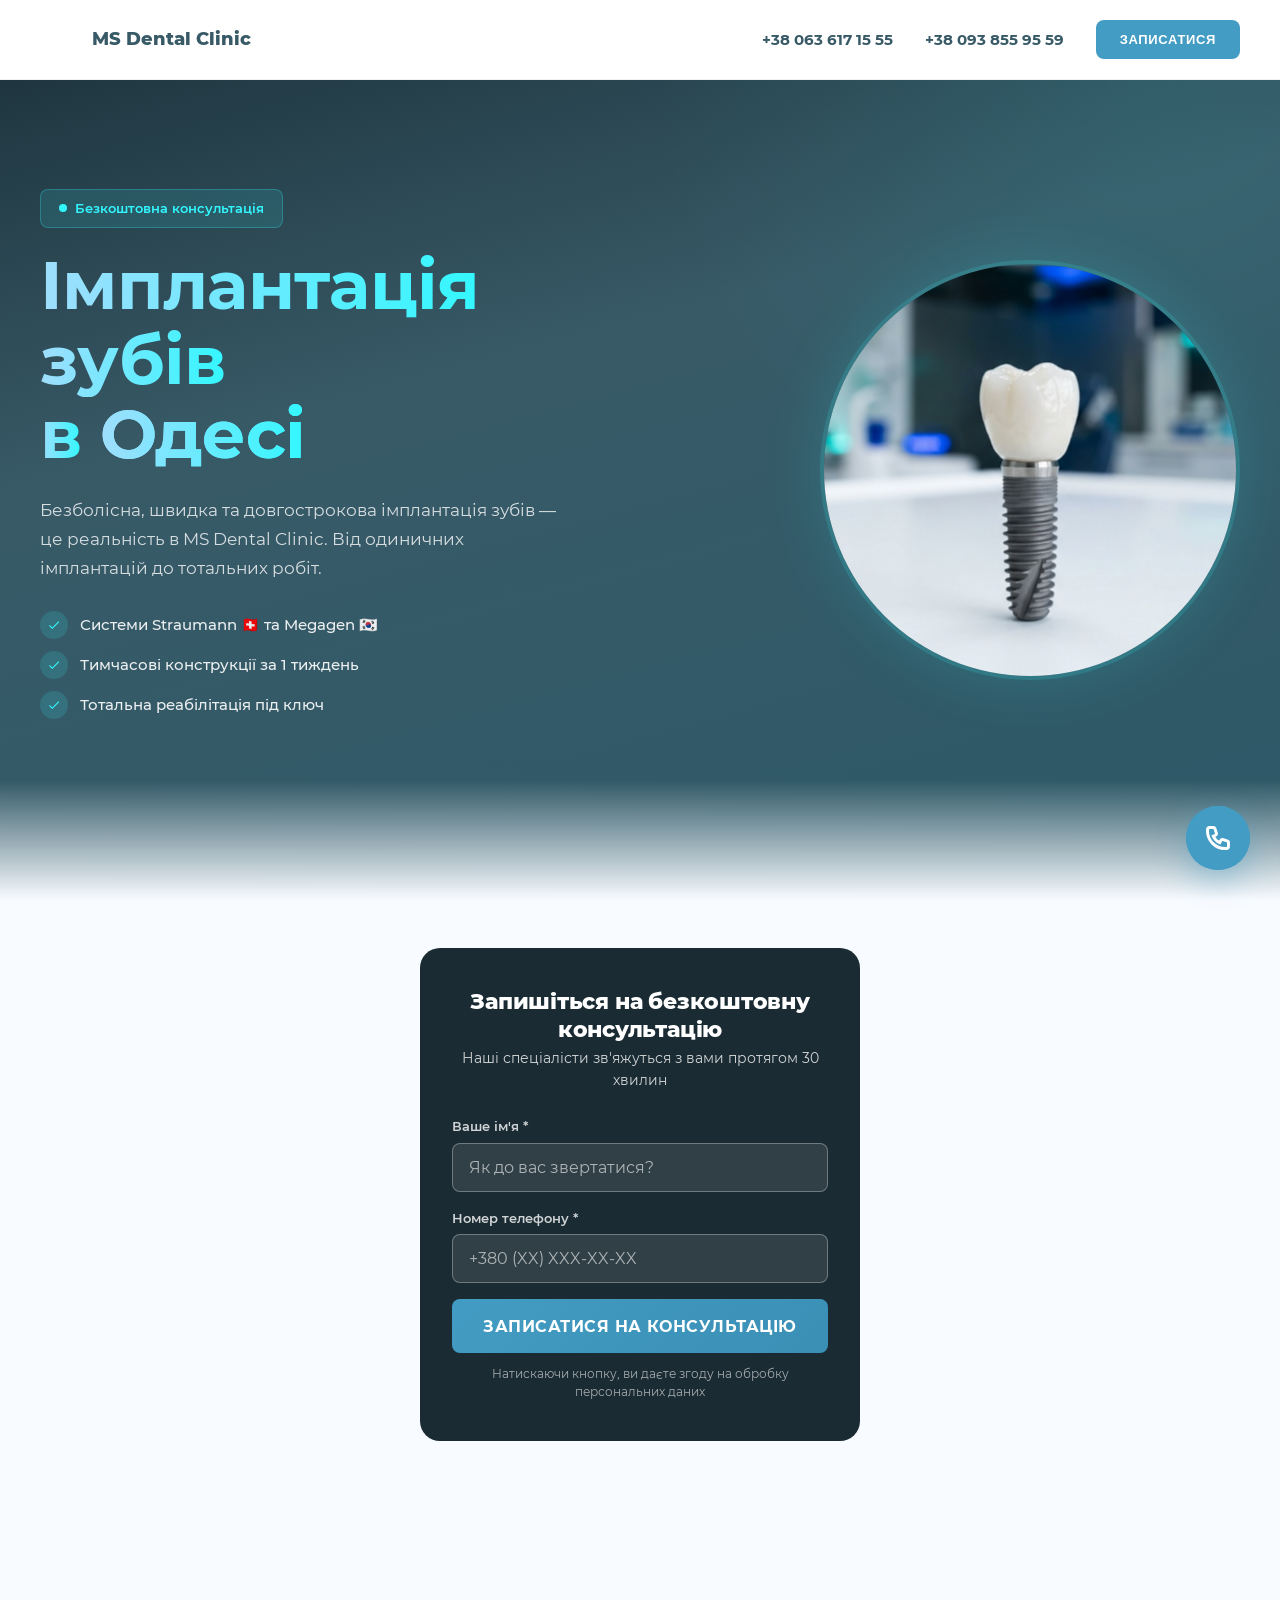
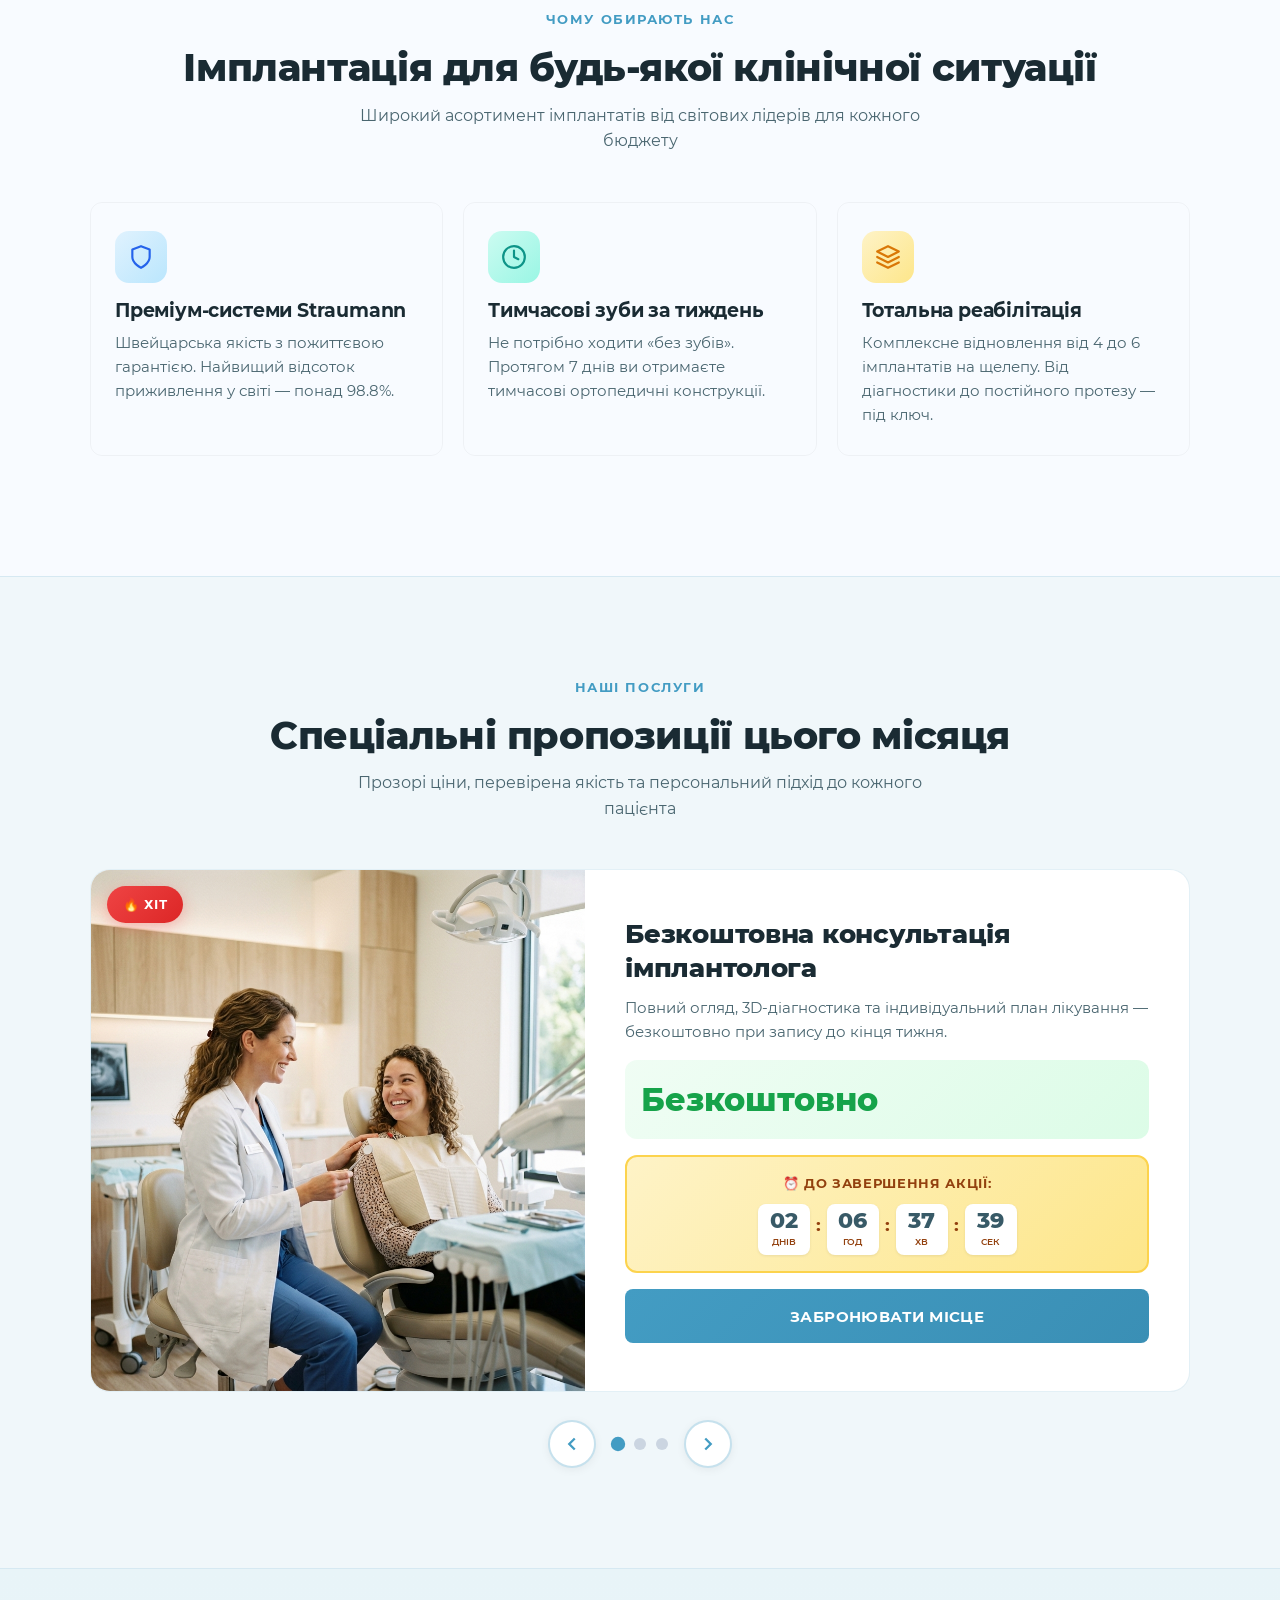
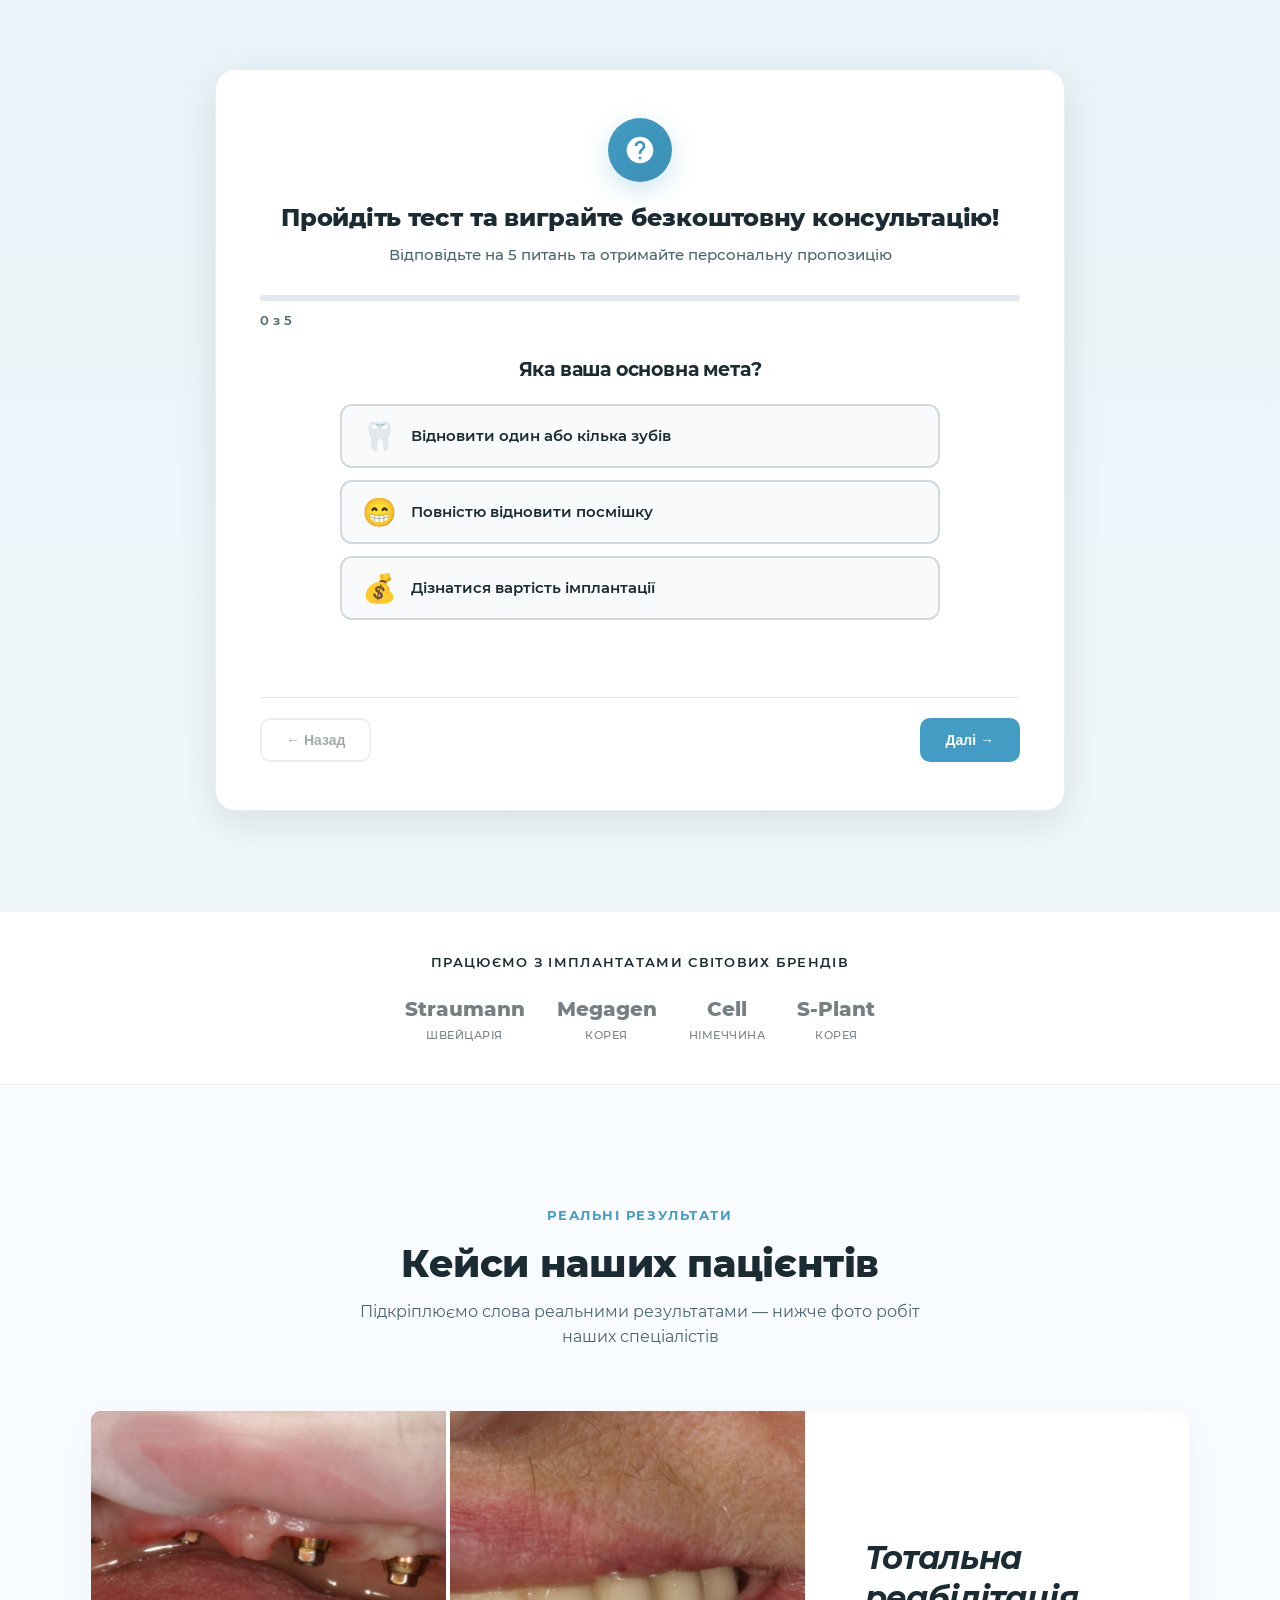
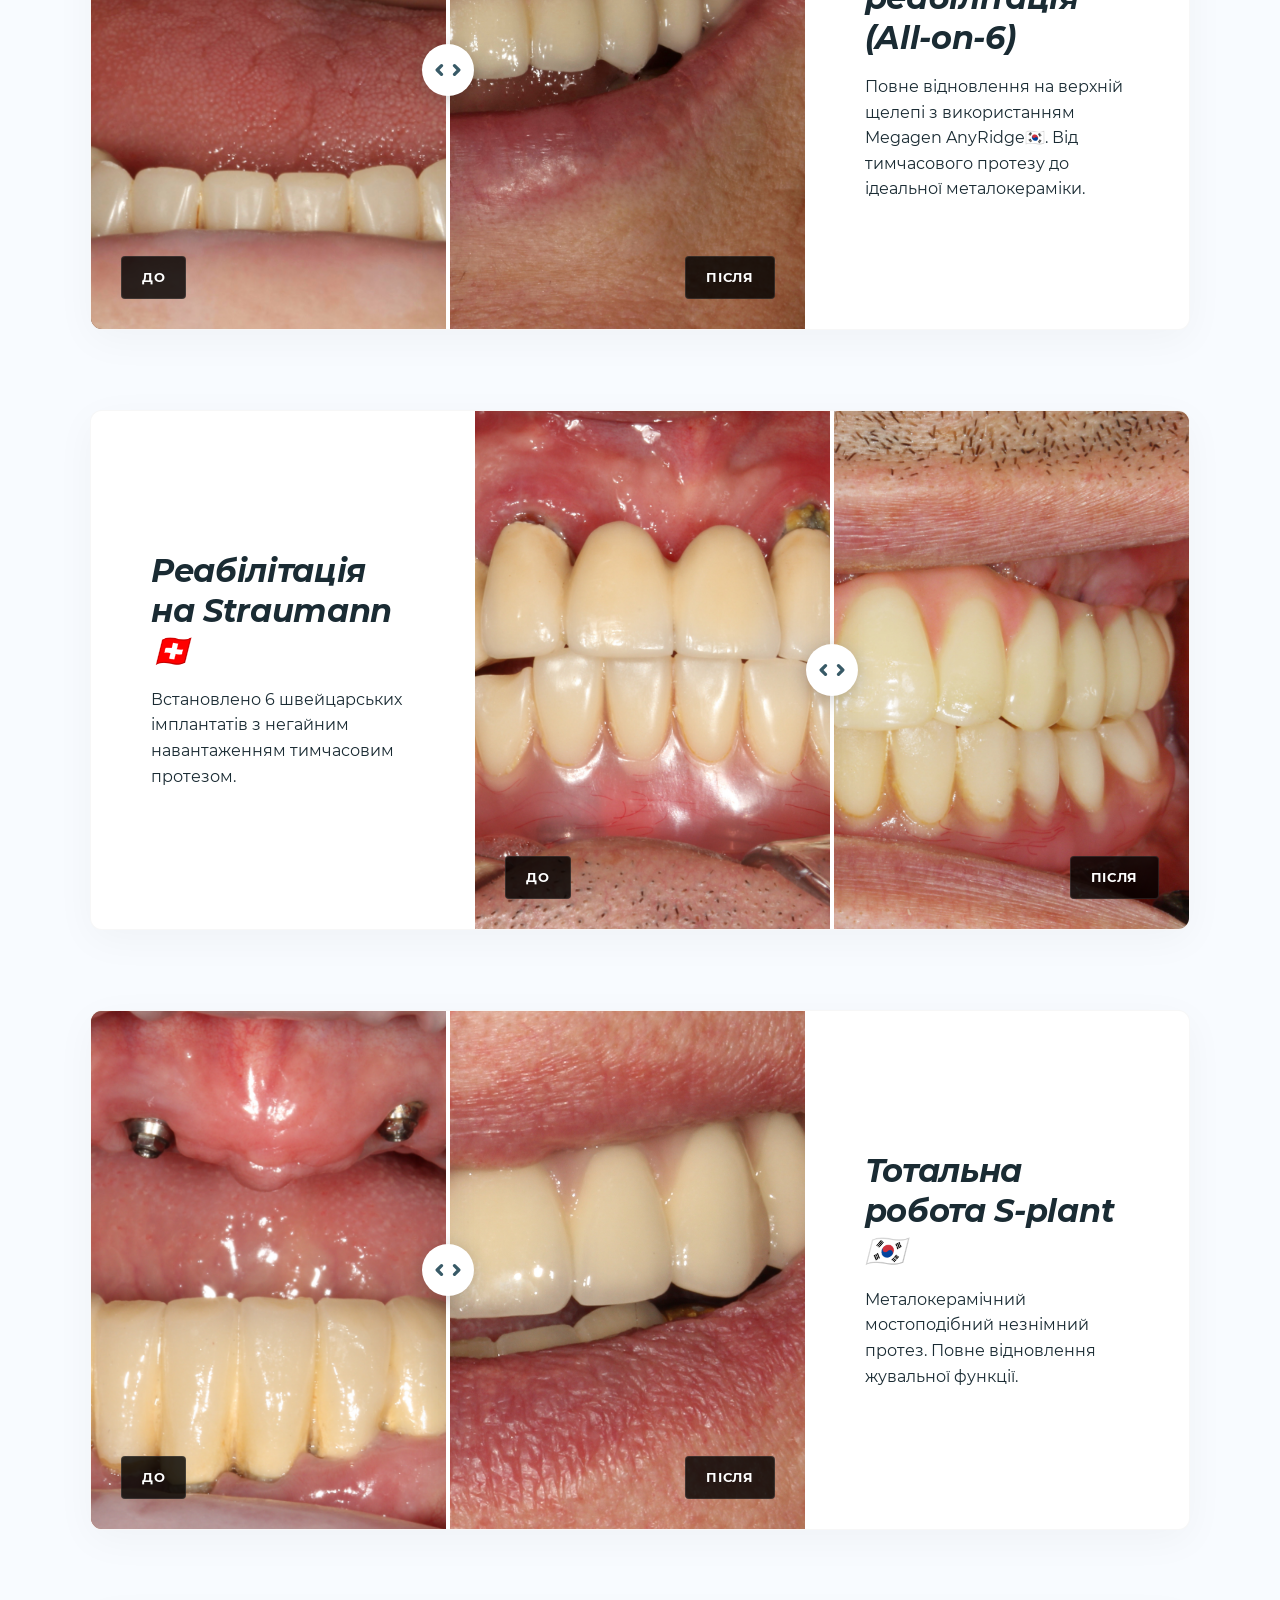
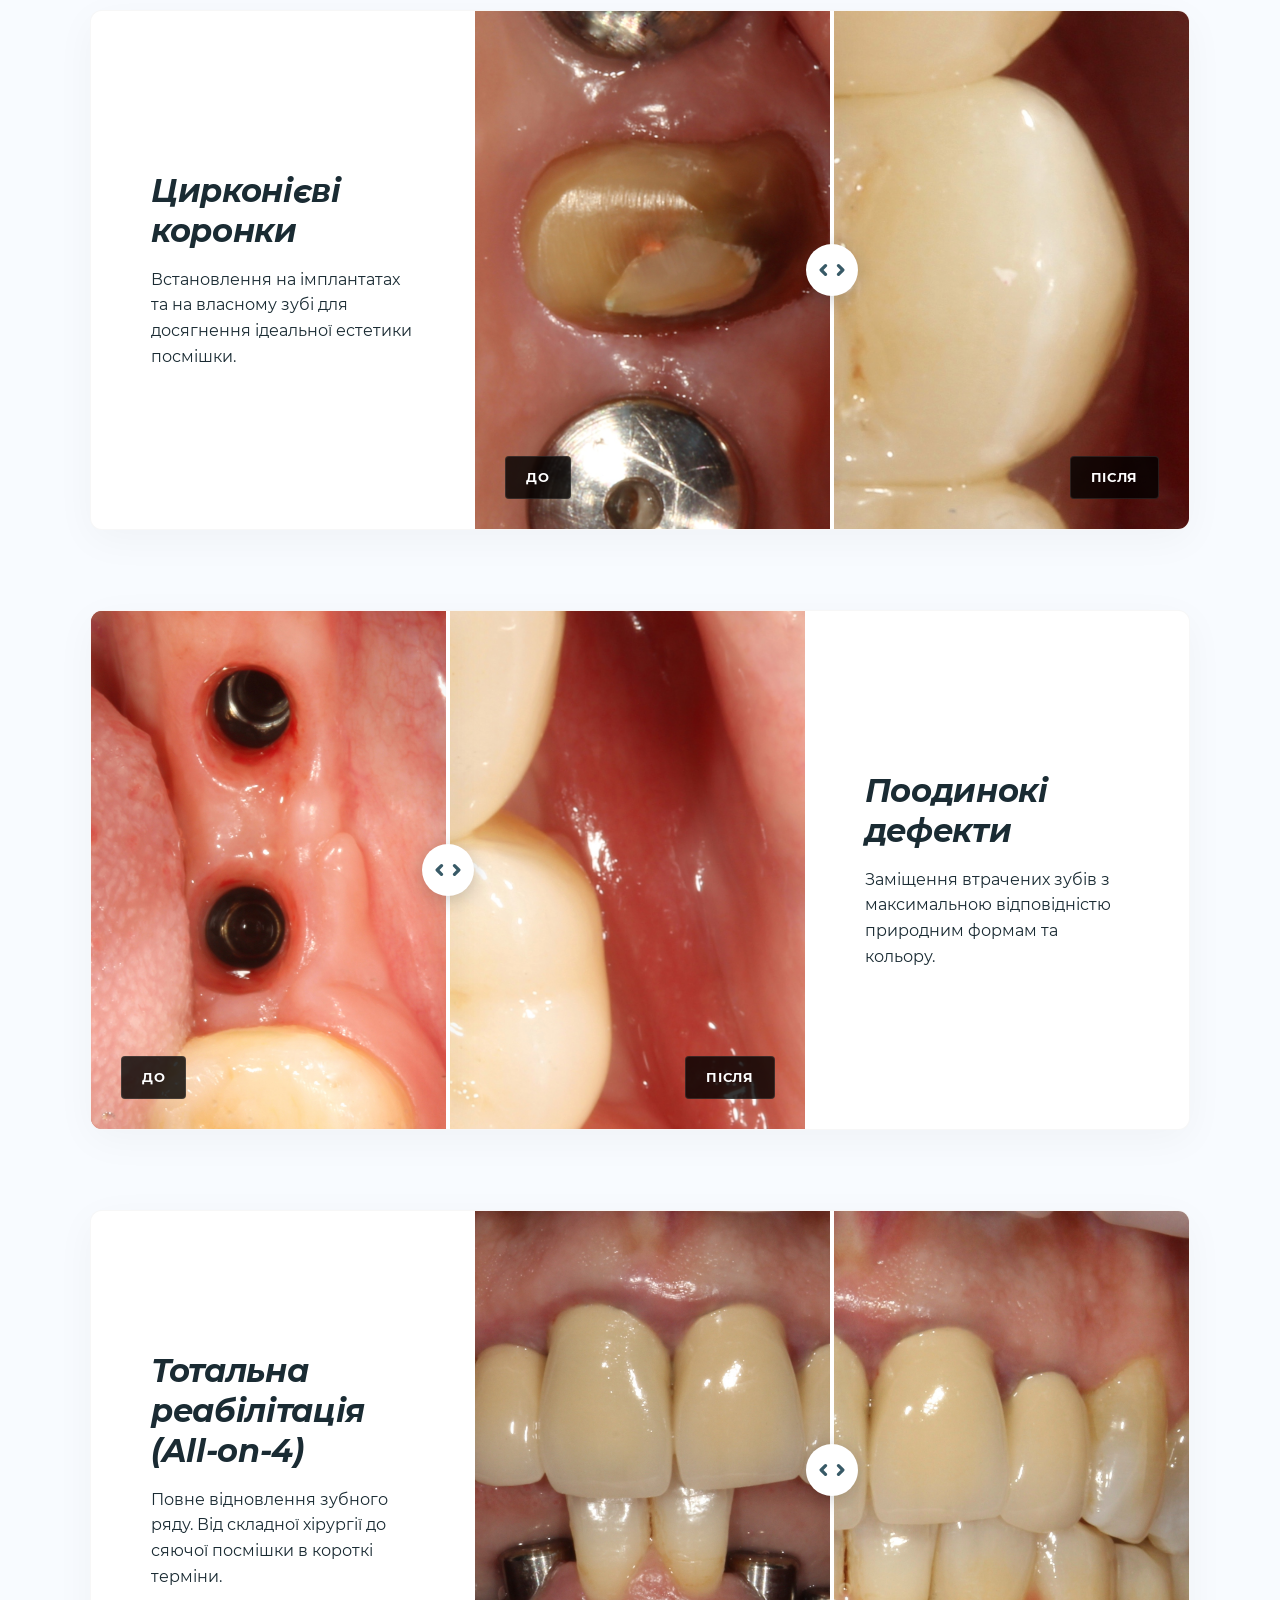
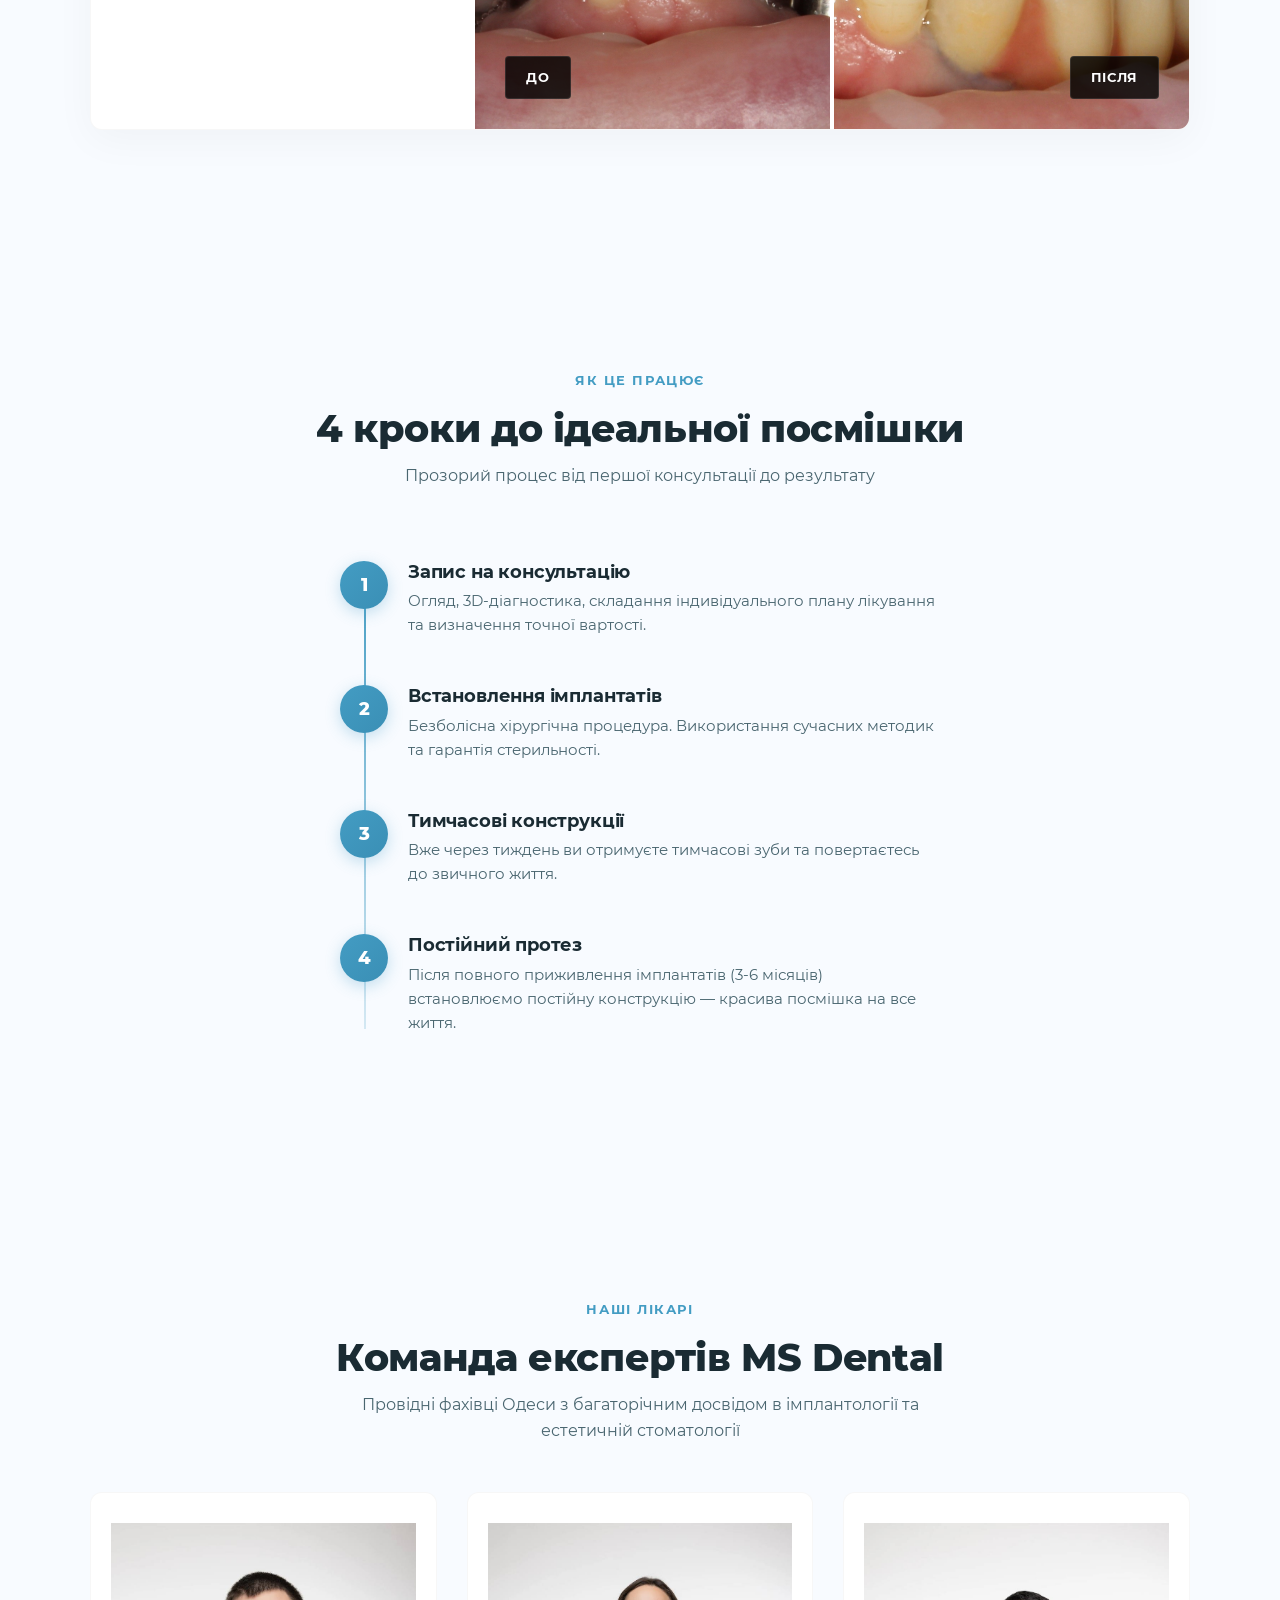
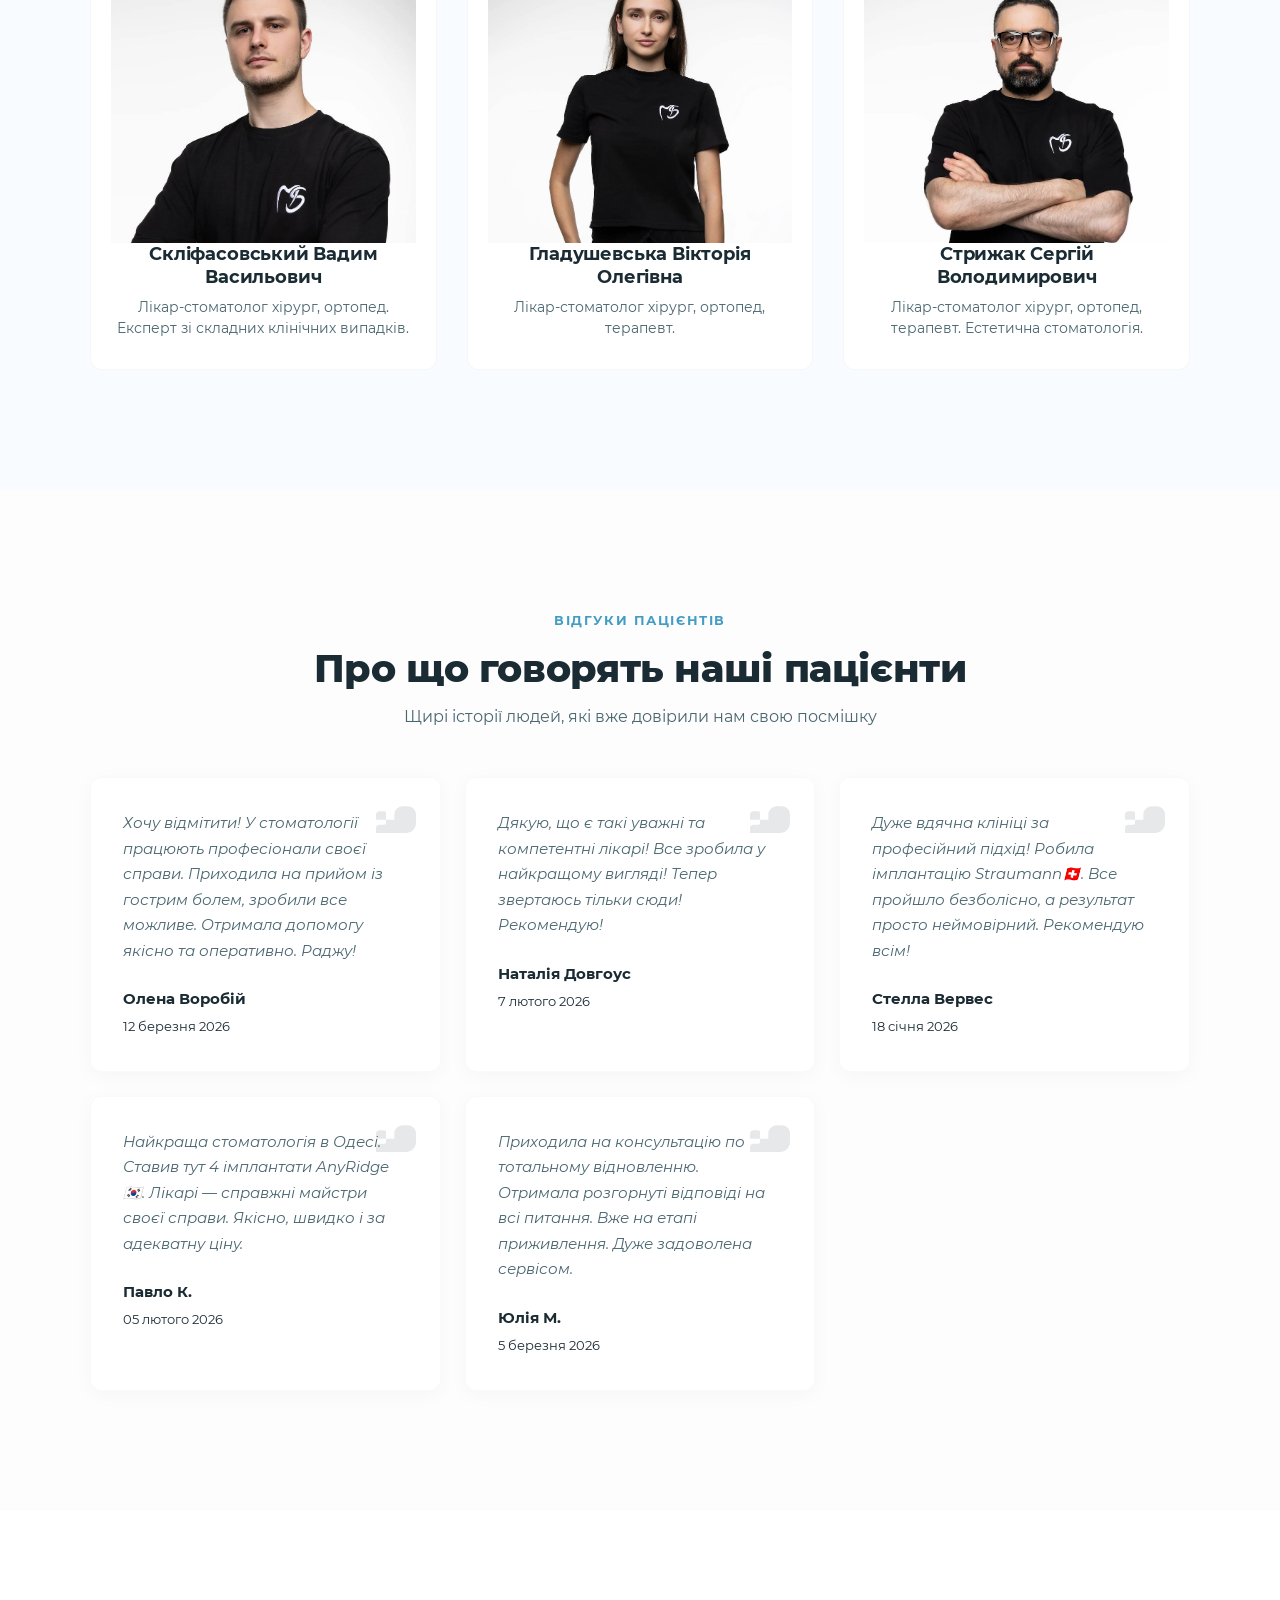
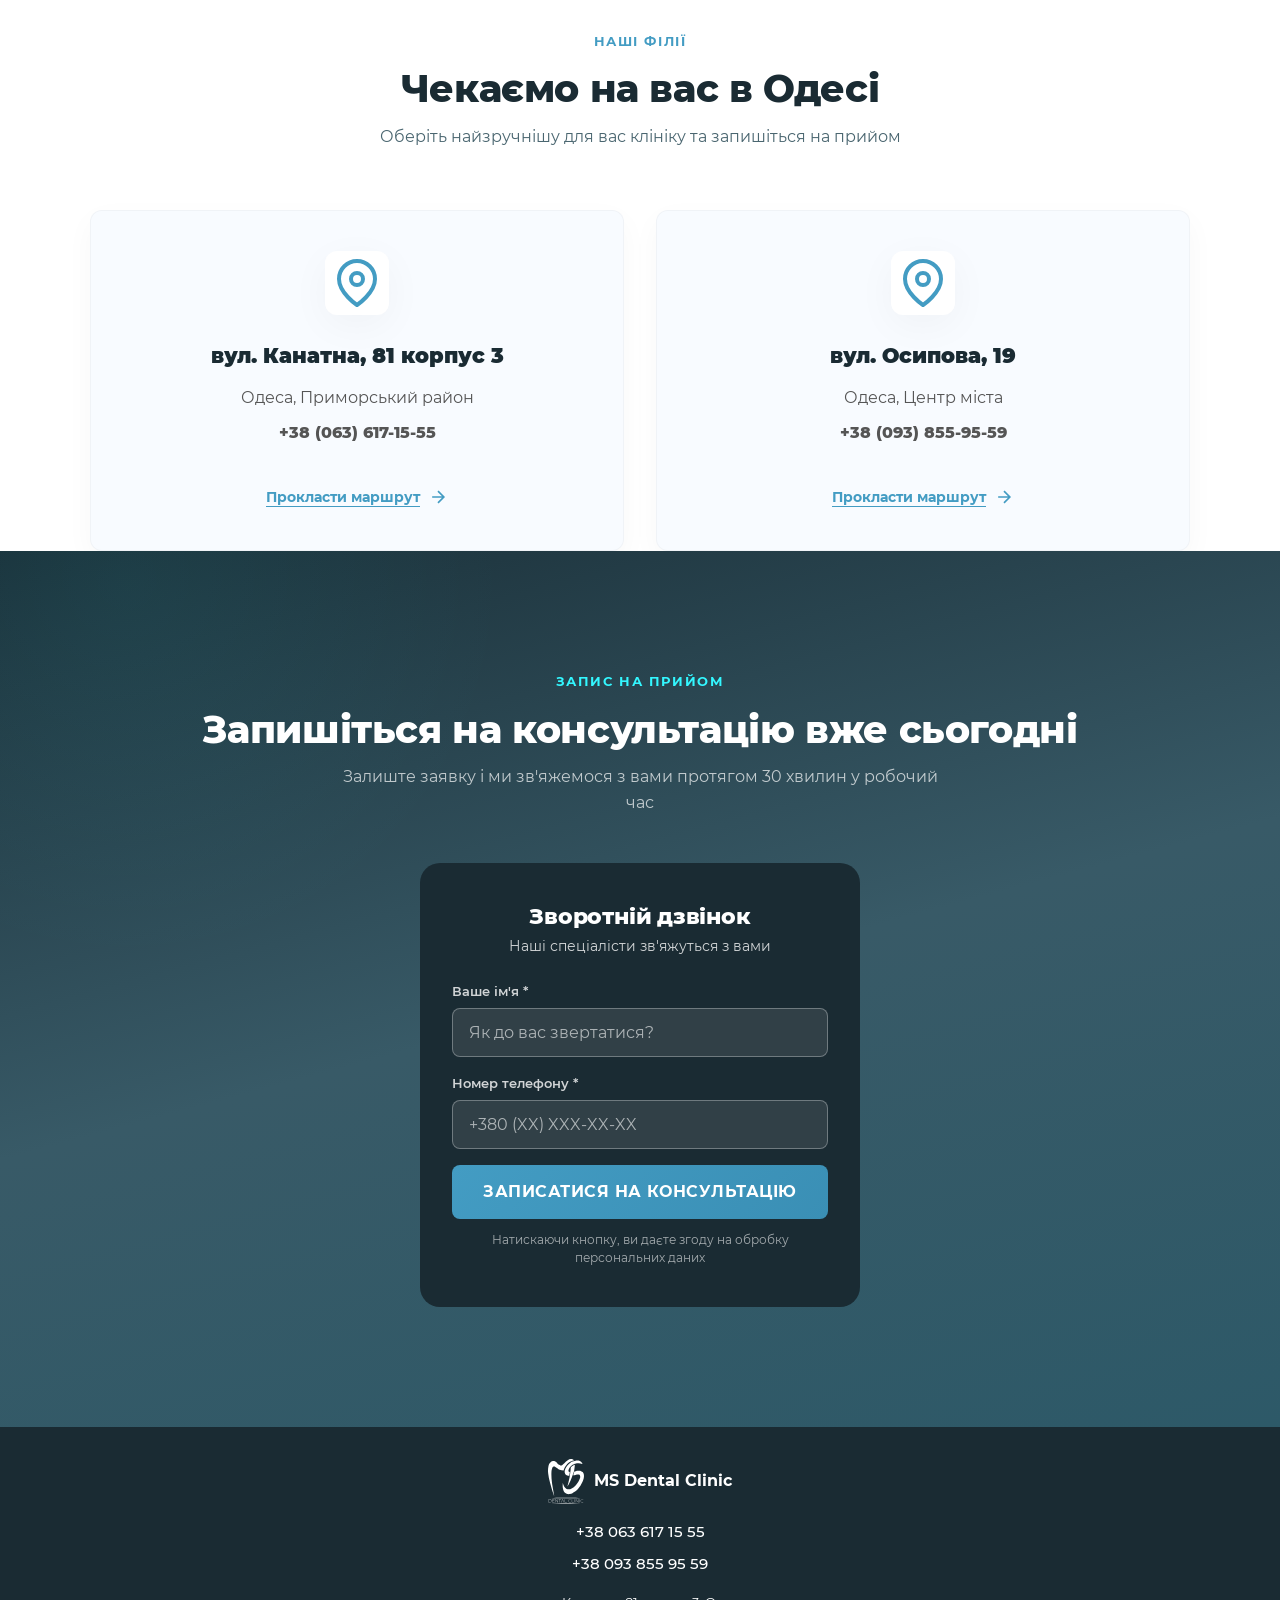
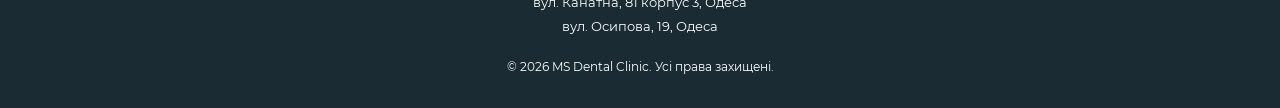
<file: implant.html>
<!DOCTYPE html>
<html lang="uk">

<head>
    <meta charset="UTF-8">
    <meta name="viewport" content="width=device-width, initial-scale=1.0, maximum-scale=5.0">
    <title>Імплантація зубів в Одесі — MS Dental Clinic</title>
    <meta name="description"
        content="Безболісна імплантація зубів в Одесі. Системи Straumann (Швейцарія) та Megagen (Корея). Тимчасові конструкції за 1 тиждень. Запис на консультацію.">
    <meta name="robots" content="noindex, nofollow">

    <!-- Meta Pixel Code -->
    <script>
        !function (f, b, e, v, n, t, s) {
            if (f.fbq) return; n = f.fbq = function () {
                n.callMethod ?
                    n.callMethod.apply(n, arguments) : n.queue.push(arguments)
            };
            if (!f._fbq) f._fbq = n; n.push = n; n.loaded = !0; n.version = '2.0';
            n.queue = []; t = b.createElement(e); t.async = !0;
            t.src = v; s = b.getElementsByTagName(e)[0];
            s.parentNode.insertBefore(t, s)
        }(window, document, 'script',
            'https://connect.facebook.net/en_US/fbevents.js');
        fbq('init', '1341630707570002');
        fbq('track', 'PageView');
    </script>
    <noscript><img height="1" width="1" style="display:none"
            src="https://www.facebook.com/tr?id=1341630707570002&ev=PageView&noscript=1" /></noscript>
    <!-- End Meta Pixel Code -->

    <link rel="icon" type="image/x-icon" href="static/img/favicon.ico">

    <!-- Typography: Unified Montserrat (Local) -->
    <link rel="stylesheet" href="static/css/montserrat.css">
    <link rel="stylesheet" href="static/css/implant.css">
    <script src="static/js/telegram-forms.js"></script>
    <script src="static/js/implant-ui.js"></script>

</head>

<body>
    <header class="main-header">
        <div class="header-logo">
            <img src="static/img/logo.svg" alt="MS Dental Clinic" width="40" height="50">
            <span>MS Dental Clinic</span>
        </div>
        <div class="header-contacts">
            <a href="tel:+380636171555" class="header-phone">+38 063 617 15 55</a>
            <a href="tel:+380938559559" class="header-phone">+38 093 855 95 59</a>
            <button class="header-btn" onclick="openContactForm()">Записатися</button>
        </div>
    </header>

    <!-- ============================
         HERO SECTION
         ============================ -->
    <section class="hero" id="hero">
        <div class="hero-container">
            <div class="hero-content">
                <div class="hero-badge reveal" onclick="openContactForm()" style="cursor: pointer;">
                    <span class="hero-badge-dot"></span>
                    Безкоштовна консультація
                </div>
                <h1 class="hero-title">
                    <span class="fade-in-word" style="animation-delay: 0.1s">Імплантація</span>
                    <span class="fade-in-word" style="animation-delay: 0.2s">зубів</span><br>
                    <span class="fade-in-word" style="animation-delay: 0.3s">в</span>
                    <span class="fade-in-word" style="animation-delay: 0.4s"><span>Одесі</span></span>
                </h1>

                <p class="hero-subtitle">
                    Безболісна, швидка та довгострокова імплантація зубів — це реальність в MS Dental Clinic. Від
                    одиничних імплантацій до тотальних робіт.
                </p>

                <div class="hero-features">
                    <div class="hero-feature">
                        <div class="hero-feature-icon">
                            <svg viewBox="0 0 24 24">
                                <path d="M9 16.17L4.83 12l-1.42 1.41L9 19 21 7l-1.41-1.41z" />
                            </svg>
                        </div>
                        <span>Системи Straumann 🇨🇭 та Megagen 🇰🇷</span>
                    </div>
                    <div class="hero-feature">
                        <div class="hero-feature-icon">
                            <svg viewBox="0 0 24 24">
                                <path d="M9 16.17L4.83 12l-1.42 1.41L9 19 21 7l-1.41-1.41z" />
                            </svg>
                        </div>
                        <span>Тимчасові конструкції за 1 тиждень</span>
                    </div>
                    <div class="hero-feature">
                        <div class="hero-feature-icon">
                            <svg viewBox="0 0 24 24">
                                <path d="M9 16.17L4.83 12l-1.42 1.41L9 19 21 7l-1.41-1.41z" />
                            </svg>
                        </div>
                        <span>Тотальна реабілітація під ключ</span>
                    </div>
                </div>
            </div>

            <div class="hero-image-container">
                <img class="hero-image" src="static/img/landing/hero-implant.png" alt="Дентальний імплант" width="520"
                    height="520" loading="eager">
            </div>
        </div>
    </section>

    <!-- ============================
         FORM SECTION (First CTA)
         ============================ -->
    <section class="section" id="form-top" style="padding-top: 48px; padding-bottom: 48px;">
        <div class="section-container">
            <div class="cta-card" id="cta-card-top">
                <h2 class="cta-card-title">Запишіться на безкоштовну консультацію</h2>
                <p class="cta-card-subtitle">Наші спеціалісти зв'яжуться з вами протягом 30 хвилин</p>

                <form id="lead-form-top" novalidate>
                    <div class="form-group">
                        <label class="form-label" for="name-top">Ваше ім'я *</label>
                        <input type="text" class="form-input" id="name-top" name="name"
                            placeholder="Як до вас звертатися?" required autocomplete="name">
                        <p class="form-error" id="name-error-top">Будь ласка, вкажіть ваше ім'я</p>
                    </div>
                    <div class="form-group">
                        <label class="form-label" for="tel-top">Номер телефону *</label>
                        <input type="tel" class="form-input" id="tel-top" name="tel" placeholder="+380 (XX) XXX-XX-XX"
                            required autocomplete="tel" inputmode="tel">
                        <p class="form-error" id="tel-error-top">Вкажіть коректний номер телефону</p>
                    </div>
                    <button type="submit" class="btn-primary" id="submit-top">
                        <span class="btn-text">Записатися на консультацію</span>
                        <span class="spinner"></span>
                    </button>
                    <p class="form-privacy">Натискаючи кнопку, ви даєте згоду на обробку персональних даних</p>
                </form>

                <div class="form-success" id="success-top">
                    <div class="form-success-icon">
                        <svg viewBox="0 0 24 24">
                            <path d="M9 16.17L4.83 12l-1.42 1.41L9 19 21 7l-1.41-1.41z" />
                        </svg>
                    </div>
                    <h3>Дякуємо за заявку!</h3>
                    <p>Наші спеціалісти зв'яжуться з вами найближчим часом</p>
                </div>
            </div>
        </div>
    </section>

    <!-- ============================
         USP SECTION
         ============================ -->
    <section class="section" id="usp">
        <div class="section-container">
            <div class="section-header reveal">
                <p class="section-label">Чому обирають нас</p>
                <h2 class="section-title">Імплантація для будь-якої клінічної ситуації</h2>
                <p class="section-subtitle">Широкий асортимент імплантатів від світових лідерів для кожного бюджету</p>
            </div>

            <div class="usp-grid">
                <div class="usp-card reveal reveal-delay-1">
                    <div class="usp-icon blue">
                        <svg viewBox="0 0 24 24" fill="none" stroke="#2563eb" stroke-width="2" stroke-linecap="round"
                            stroke-linejoin="round">
                            <path d="M12 22s8-4 8-10V5l-8-3-8 3v7c0 6 8 10 8 10z" />
                        </svg>
                    </div>
                    <h3>Преміум-системи Straumann</h3>
                    <p>Швейцарська якість з пожиттєвою гарантією. Найвищий відсоток приживлення у світі — понад 98.8%.
                    </p>
                </div>

                <div class="usp-card reveal reveal-delay-2">
                    <div class="usp-icon teal">
                        <svg viewBox="0 0 24 24" fill="none" stroke="#0d9488" stroke-width="2" stroke-linecap="round"
                            stroke-linejoin="round">
                            <circle cx="12" cy="12" r="10" />
                            <polyline points="12,6 12,12 16,14" />
                        </svg>
                    </div>
                    <h3>Тимчасові зуби за тиждень</h3>
                    <p>Не потрібно ходити «без зубів». Протягом 7 днів ви отримаєте тимчасові ортопедичні конструкції.
                    </p>
                </div>

                <div class="usp-card reveal reveal-delay-3">
                    <div class="usp-icon amber">
                        <svg viewBox="0 0 24 24" fill="none" stroke="#d97706" stroke-width="2" stroke-linecap="round"
                            stroke-linejoin="round">
                            <path d="M12 2L2 7l10 5 10-5-10-5z" />
                            <path d="M2 17l10 5 10-5" />
                            <path d="M2 12l10 5 10-5" />
                        </svg>
                    </div>
                    <h3>Тотальна реабілітація</h3>
                    <p>Комплексне відновлення від 4 до 6 імплантатів на щелепу. Від діагностики до постійного протезу —
                        під ключ.</p>
                </div>
            </div>
        </div>
    </section>

    <!-- ============================
         SPECIAL OFFERS SLIDER
         ============================ -->
    <section class="offers-section" id="offers">
        <div class="section-container">
            <div class="section-header reveal">
                <p class="section-label">Наші послуги</p>
                <h2 class="section-title">Спеціальні пропозиції цього місяця</h2>
                <p class="section-subtitle">Прозорі ціни, перевірена якість та персональний підхід до кожного пацієнта</p>
            </div>

            <div class="offers-slider-container reveal">
                <div class="offers-slider-track" id="offers-track">
                    <!-- Offer 1: Free Consultation -->
                    <div class="offer-card active" data-offer="1">
                        <div class="offer-card-inner">
                            <div class="offer-visual">
                                <div class="offer-badge">🔥 ХІТ</div>
                                <img src="static/img/landing/offer-consultation.png" alt="Безкоштовна консультація" loading="lazy">
                            </div>
                            <div class="offer-content">
                                <h3>Безкоштовна консультація імплантолога</h3>
                                <p class="offer-desc">Повний огляд, 3D-діагностика та індивідуальний план лікування — безкоштовно при запису до кінця тижня.</p>
                                <div class="offer-price">
                                    <span class="new-price">Безкоштовно</span>
                                </div>
                                <div class="offer-timer" id="consultation-timer">
                                    <div class="timer-label">⏰ До завершення акції:</div>
                                    <div class="timer-display">
                                        <span class="timer-item"><span class="timer-value" id="consult-days">00</span><small>днів</small></span>
                                        <span class="timer-separator">:</span>
                                        <span class="timer-item"><span class="timer-value" id="consult-hours">00</span><small>год</small></span>
                                        <span class="timer-separator">:</span>
                                        <span class="timer-item"><span class="timer-value" id="consult-minutes">00</span><small>хв</small></span>
                                        <span class="timer-separator">:</span>
                                        <span class="timer-item"><span class="timer-value" id="consult-seconds">00</span><small>сек</small></span>
                                    </div>
                                </div>
                                <button class="btn-primary offer-btn" onclick="openContactForm()">Забронювати місце</button>
                            </div>
                        </div>
                    </div>

                    <!-- Offer 2: S-plant -->
                    <div class="offer-card" data-offer="2">
                        <div class="offer-card-inner">
                            <div class="offer-visual">
                                <div class="offer-badge special">💎 S-PLANT</div>
                                <img src="static/img/landing/offer-s-plant.png" alt="S-plant імплантат" loading="lazy" onerror="this.src='static/img/landing/offer-straumann.png'">
                            </div>
                            <div class="offer-content">
                                <h3>Імплантат S-plant 🇰🇷</h3>
                                <p class="offer-desc">Надійна корейська система, що поєднує високі стандарти приживлення та доступність.</p>
                                <div class="offer-price">
                                    <span class="new-price">від 11 000 ₴</span>
                                </div>
                                <ul class="offer-benefits">
                                    <li>✓ Країна виробник: Корея</li>
                                    <li>✓ Оптимальна ціна</li>
                                    <li>✓ Перевірена якість</li>
                                </ul>
                                <button class="btn-primary offer-btn" onclick="openContactForm()">Дізнатися деталі</button>
                            </div>
                        </div>
                    </div>

                    <!-- Offer 3: MegaGen -->
                    <div class="offer-card" data-offer="3">
                        <div class="offer-card-inner">
                            <div class="offer-visual">
                                <div class="offer-badge mega">⚡ MEGAGEN</div>
                                <img src="static/img/landing/offer-megagen.png" alt="MegaGen імплантат" loading="lazy" onerror="this.src='static/img/landing/offer-allon6.png'">
                            </div>
                            <div class="offer-content">
                                <h3>Імплантат MegaGen 🇰🇷</h3>
                                <p class="offer-desc">Передова система для надійної імплантації навіть у найскладніших клінічних умовах.</p>
                                <div class="offer-price">
                                    <span class="new-price">від 20 000 ₴</span>
                                </div>
                                <ul class="offer-benefits">
                                    <li>✓ Країна виробник: Корея</li>
                                    <li>✓ Імплантат для найскладніших випадків</li>
                                    <li>✓ Світовий лідер</li>
                                    <li>✓ Унікальне зʼєднання з коронкою</li>
                                </ul>
                                <button class="btn-primary offer-btn" onclick="openContactForm()">Дізнатися деталі</button>
                            </div>
                        </div>
                    </div>
                </div>

                <div class="slider-controls">
                    <button class="slider-nav prev" id="offer-prev" aria-label="Попередній оффер">
                        <svg viewBox="0 0 24 24" fill="none" stroke="currentColor" stroke-width="2.5"><path d="M15 18l-6-6 6-6"/></svg>
                    </button>
                    <div class="slider-dots" id="offer-dots">
                        <button class="dot active" data-dot="1"></button>
                        <button class="dot" data-dot="2"></button>
                        <button class="dot" data-dot="3"></button>
                    </div>
                    <button class="slider-nav next" id="offer-next" aria-label="Наступний оффер">
                        <svg viewBox="0 0 24 24" fill="none" stroke="currentColor" stroke-width="2.5"><path d="M9 18l6-6-6-6"/></svg>
                    </button>
                </div>
            </div>
        </div>
    </section>

    <!-- ============================
         QUIZ SECTION
         ============================ -->
    <section class="quiz-section" id="quiz">
        <div class="section-container">
            <div class="quiz-wrapper reveal">
                <div class="quiz-header">
                    <div class="quiz-icon">
                        <svg viewBox="0 0 24 24" fill="currentColor">
                            <path d="M12 2C6.48 2 2 6.48 2 12s4.48 10 10 10 10-4.48 10-10S17.52 2 12 2zm1 17h-2v-2h2v2zm2.07-7.75l-.9.92C13.45 12.9 13 13.5 13 15h-2v-.5c0-1.1.45-2.1 1.17-2.83l1.24-1.26c.37-.36.59-.86.59-1.41 0-1.1-.9-2-2-2s-2 .9-2 2H8c0-2.21 1.79-4 4-4s4 1.79 4 4c0 .88-.36 1.68-.93 2.25z"/>
                        </svg>
                    </div>
                    <h2 class="quiz-title">Пройдіть тест та виграйте безкоштовну консультацію!</h2>
                    <p class="quiz-subtitle">Відповідьте на 5 питань та отримайте персональну пропозицію</p>
                </div>

                <div class="quiz-progress">
                    <div class="progress-bar">
                        <div class="progress-fill" id="quiz-progress-fill" style="width: 0%;"></div>
                    </div>
                    <span class="progress-text"><span id="quiz-current-step">0</span> з <span id="quiz-total-steps">5</span></span>
                </div>

                <div class="quiz-content" id="quiz-content">
                    <!-- Step 1 -->
                    <div class="quiz-step active" data-step="1">
                        <h3 class="quiz-question">Яка ваша основна мета?</h3>
                        <div class="quiz-options">
                            <button class="quiz-option" data-answer="1a">
                                <span class="option-icon">🦷</span>
                                <span class="option-text">Відновити один або кілька зубів</span>
                            </button>
                            <button class="quiz-option" data-answer="1b">
                                <span class="option-icon">😁</span>
                                <span class="option-text">Повністю відновити посмішку</span>
                            </button>
                            <button class="quiz-option" data-answer="1c">
                                <span class="option-icon">💰</span>
                                <span class="option-text">Дізнатися вартість імплантації</span>
                            </button>
                        </div>
                    </div>

                    <!-- Step 2 -->
                    <div class="quiz-step" data-step="2">
                        <h3 class="quiz-question">Який термін відсутності зубів?</h3>
                        <div class="quiz-options">
                            <button class="quiz-option" data-answer="2a">
                                <span class="option-icon">⏱️</span>
                                <span class="option-text">Менше 6 місяців</span>
                            </button>
                            <button class="quiz-option" data-answer="2b">
                                <span class="option-icon">📅</span>
                                <span class="option-text">Від 6 місяців до 2 років</span>
                            </button>
                            <button class="quiz-option" data-answer="2c">
                                <span class="option-icon">🗓️</span>
                                <span class="option-text">Більше 2 років</span>
                            </button>
                        </div>
                    </div>

                    <!-- Step 3 -->
                    <div class="quiz-step" data-step="3">
                        <h3 class="quiz-question">Який бюджет ви розглядаєте?</h3>
                        <div class="quiz-options">
                            <button class="quiz-option" data-answer="3a">
                                <span class="option-icon">💵</span>
                                <span class="option-text">Економ варіант (до 15 000 ₴ за зуб)</span>
                            </button>
                            <button class="quiz-option" data-answer="3b">
                                <span class="option-icon">💰</span>
                                <span class="option-text">Середній (15 000 - 25 000 ₴ за зуб)</span>
                            </button>
                            <button class="quiz-option" data-answer="3c">
                                <span class="option-icon">💎</span>
                                <span class="option-text">Преміум (від 25 000 ₴ за зуб)</span>
                            </button>
                        </div>
                    </div>

                    <!-- Step 4 -->
                    <div class="quiz-step" data-step="4">
                        <h3 class="quiz-question">Чи є у вас протипоказання?</h3>
                        <div class="quiz-options">
                            <button class="quiz-option" data-answer="4a">
                                <span class="option-icon">✅</span>
                                <span class="option-text">Ні, я здоровий(а)</span>
                            </button>
                            <button class="quiz-option" data-answer="4b">
                                <span class="option-icon">⚠️</span>
                                <span class="option-text">Є хронічні захворювання</span>
                            </button>
                            <button class="quiz-option" data-answer="4c">
                                <span class="option-icon">❓</span>
                                <span class="option-text">Не впевнений(а)</span>
                            </button>
                        </div>
                    </div>

                    <!-- Step 5 -->
                    <div class="quiz-step" data-step="5">
                        <h3 class="quiz-question">Коли ви готові розпочати лікування?</h3>
                        <div class="quiz-options">
                            <button class="quiz-option" data-answer="5a">
                                <span class="option-icon">🚀</span>
                                <span class="option-text">Якнайшвидше (цього тижня)</span>
                            </button>
                            <button class="quiz-option" data-answer="5b">
                                <span class="option-icon">📆</span>
                                <span class="option-text">Протягом місяця</span>
                            </button>
                            <button class="quiz-option" data-answer="5c">
                                <span class="option-icon">🕐</span>
                                <span class="option-text">Поки тільки дізнаюся інформацію</span>
                            </button>
                        </div>
                    </div>

                    <!-- Final Step - Results -->
                    <div class="quiz-step quiz-results" data-step="results">
                        <div class="results-header">
                            <div class="results-icon">🎉</div>
                            <h3>Вітаємо! Ви виграли безкоштовну консультацію!</h3>
                        </div>
                        <div class="results-content">
                            <p>На основі ваших відповідей ми підготували персональну пропозицію:</p>
                            <div class="results-offer">
                                <ul class="results-list">
                                    <li>✓ Консультація імплантолога</li>
                                    <li>✓ Індивідуальний план лікування</li>
                                </ul>
                            </div>
                            <div class="results-timer">
                                <p class="timer-urgency">⏰ Пропозиція дійсна протягом 48 годин!</p>
                                <div class="countdown-special">
                                    <span class="special-timer-item"><span class="special-timer-value" id="quiz-offer-hours">48</span><small>год</small></span>
                                    <span class="special-timer-separator">:</span>
                                    <span class="special-timer-item"><span class="special-timer-value" id="quiz-offer-minutes">00</span><small>хв</small></span>
                                    <span class="special-timer-separator">:</span>
                                    <span class="special-timer-item"><span class="special-timer-value" id="quiz-offer-seconds">00</span><small>сек</small></span>
                                </div>
                            </div>
                            <form class="quiz-lead-form" id="quiz-lead-form" novalidate>
                                <div class="form-group">
                                    <label class="form-label" for="quiz-name">Ваше ім'я *</label>
                                    <input type="text" class="form-input" id="quiz-name" name="name" placeholder="Олександр" required autocomplete="name">
                                </div>
                                <div class="form-group">
                                    <label class="form-label" for="quiz-tel">Номер телефону *</label>
                                    <input type="tel" class="form-input" id="quiz-tel" name="tel" placeholder="+380 (XX) XXX-XX-XX" required autocomplete="tel" inputmode="tel">
                                </div>
                                <button type="submit" class="btn-primary btn-large" id="quiz-submit">
                                    <span class="btn-text">Отримати пропозицію</span>
                                    <span class="spinner"></span>
                                </button>
                                <p class="form-privacy">Натискаючи кнопку, ви даєте згоду на обробку персональних даних</p>
                            </form>
                            <div class="form-success" id="quiz-success">
                                <div class="form-success-icon">
                                    <svg viewBox="0 0 24 24">
                                        <path d="M9 16.17L4.83 12l-1.42 1.41L9 19 21 7l-1.41-1.41z"/>
                                    </svg>
                                </div>
                                <h3>Вітаємо! Ваша заявка прийнята</h3>
                                <p>Наш менеджер зв'яжеться з вами протягом 30 хвилин для підтвердження запису</p>
                            </div>
                        </div>
                    </div>
                </div>

                <div class="quiz-navigation">
                    <button class="quiz-btn-prev" id="quiz-prev" disabled>← Назад</button>
                    <button class="quiz-btn-next" id="quiz-next">Далі →</button>
                </div>
            </div>
        </div>
    </section>

    <!-- ============================
         BRANDS STRIP
         ============================ -->
    <div class="brands-strip reveal">
        <p>Працюємо з імплантатами світових брендів</p>
        <div class="brands-logos">
            <div class="brand-item">Straumann<small>Швейцарія</small></div>
            <div class="brand-item">Megagen<small>Корея</small></div>
            <div class="brand-item">Cell<small>Німеччина</small></div>
            <div class="brand-item">S-Plant<small>Корея</small></div>
        </div>
    </div>

    <!-- ============================
         CASES (Before / After)
         ============================ -->
    <section class="section cases-section" id="cases">
        <div class="section-container">
            <div class="section-header reveal">
                <p class="section-label">Реальні результати</p>
                <h2 class="section-title">Кейси наших пацієнтів</h2>
                <p class="section-subtitle">Підкріплюємо слова реальними результатами — нижче фото робіт наших
                    спеціалістів</p>
            </div>


            <div class="cases-grid">
                <!-- 1st Case -->
                <div class="premium-case-card reveal" data-category="total">
                    <span class="case-counter-badge">Кейс 01/06</span>
                    <div class="ba-slider" data-ba-slider>
                        <div class="ba-img before" style="background-image: url('static/img/landing/IMG_5461.JPG');">
                        </div>
                        <div class="ba-img after" style="background-image: url('static/img/landing/IMG_5459.JPG');">
                        </div>
                        <div class="ba-handle"></div>
                        <div class="ba-hint">
                            <svg width="20" height="20" viewBox="0 0 24 24" fill="none" stroke="currentColor"
                                stroke-width="2.5">
                                <path d="m18 8 4 4-4 4M6 8l-4 4 4 4" />
                            </svg>
                            <span>Порівняти (До/Після)</span>
                        </div>
                        <span class="ba-label label-before">До</span>
                        <span class="ba-label label-after">Після</span>
                    </div>
                    <div class="premium-case-content">
                        <h3>Тотальна реабілітація (All-on-6)</h3>
                        <p>Повне відновлення на верхній щелепі з використанням Megagen AnyRidge🇰🇷. Від тимчасового
                            протезу до ідеальної металокераміки.</p>
                        <div class="premium-case-tags">
                            <span class="premium-tag">Megagen AnyRidge 🇰🇷</span>
                            <span class="premium-tag">Тотальна робота</span>
                        </div>
                    </div>
                </div>

                <!-- 2nd Case -->
                <div class="premium-case-card reveal" data-category="total">
                    <span class="case-counter-badge">Кейс 02/06</span>
                    <div class="ba-slider" data-ba-slider>
                        <div class="ba-img before" style="background-image: url('static/img/landing/IMG_5456.JPG');">
                        </div>
                        <div class="ba-img after" style="background-image: url('static/img/landing/IMG_5455.JPG');">
                        </div>
                        <div class="ba-handle"></div>
                        <div class="ba-hint">
                            <svg width="20" height="20" viewBox="0 0 24 24" fill="none" stroke="currentColor"
                                stroke-width="2.5">
                                <path d="m18 8 4 4-4 4M6 8l-4 4 4 4" />
                            </svg>
                            <span>Порівняти (До/Після)</span>
                        </div>
                        <span class="ba-label label-before">До</span>
                        <span class="ba-label label-after">Після</span>
                    </div>
                    <div class="premium-case-content">
                        <h3>Реабілітація на Straumann 🇨🇭</h3>
                        <p>Встановлено 6 швейцарських імплантатів з негайним навантаженням тимчасовим протезом.</p>
                        <div class="premium-case-tags">
                            <span class="premium-tag">Straumann 🇨🇭</span>
                            <span class="premium-tag">Швейцарія</span>
                        </div>
                    </div>
                </div>

                <!-- 3rd Case -->
                <div class="premium-case-card reveal" data-category="total">
                    <span class="case-counter-badge">Кейс 03/06</span>
                    <div class="ba-slider" data-ba-slider>
                        <div class="ba-img before" style="background-image: url('static/img/landing/IMG_5464.JPG');">
                        </div>
                        <div class="ba-img after" style="background-image: url('static/img/landing/IMG_5462.JPG');">
                        </div>
                        <div class="ba-handle"></div>
                        <div class="ba-hint">
                            <svg width="20" height="20" viewBox="0 0 24 24" fill="none" stroke="currentColor"
                                stroke-width="2.5">
                                <path d="m18 8 4 4-4 4M6 8l-4 4 4 4" />
                            </svg>
                            <span>До / Після</span>
                        </div>
                        <span class="ba-label label-before">До</span>
                        <span class="ba-label label-after">Після</span>
                    </div>
                    <div class="premium-case-content">
                        <h3>Тотальна робота S-plant 🇰🇷</h3>
                        <p>Металокерамічний мостоподібний незнімний протез. Повне відновлення жувальної функції.</p>
                        <div class="premium-case-tags">
                            <span class="premium-tag">S-plant 🇰🇷</span>
                            <span class="premium-tag">Металокераміка</span>
                        </div>
                    </div>
                </div>

                <!-- 4th Case -->
                <div class="premium-case-card reveal" data-category="aesthetic">
                    <span class="case-counter-badge">Кейс 04/06</span>
                    <div class="ba-slider" data-ba-slider>
                        <div class="ba-img before" style="background-image: url('static/img/landing/IMG_5465.JPG');">
                        </div>
                        <div class="ba-img after" style="background-image: url('static/img/landing/IMG_5466.JPG');">
                        </div>
                        <div class="ba-handle"></div>
                        <div class="ba-hint">
                            <svg width="20" height="20" viewBox="0 0 24 24" fill="none" stroke="currentColor"
                                stroke-width="2.5">
                                <path d="m18 8 4 4-4 4M6 8l-4 4 4 4" />
                            </svg>
                            <span>До / Після</span>
                        </div>
                        <span class="ba-label label-before">До</span>
                        <span class="ba-label label-after">Після</span>
                    </div>
                    <div class="premium-case-content">
                        <h3>Цирконієві коронки</h3>
                        <p>Встановлення на імплантатах та на власному зубі для досягнення ідеальної естетики посмішки.
                        </p>
                        <div class="premium-case-tags">
                            <span class="premium-tag">Цирконій</span>
                            <span class="premium-tag">Естетика</span>
                        </div>
                    </div>
                </div>

                <!-- 5th Case -->
                <div class="premium-case-card reveal" data-category="single">
                    <span class="case-counter-badge">Кейс 05/06</span>
                    <div class="ba-slider" data-ba-slider>
                        <div class="ba-img before" style="background-image: url('static/img/landing/IMG_5489.JPG');">
                        </div>
                        <div class="ba-img after" style="background-image: url('static/img/landing/IMG_5488.JPG');">
                        </div>
                        <div class="ba-handle"></div>
                        <div class="ba-hint">
                            <svg width="20" height="20" viewBox="0 0 24 24" fill="none" stroke="currentColor"
                                stroke-width="2.5">
                                <path d="m18 8 4 4-4 4M6 8l-4 4 4 4" />
                            </svg>
                            <span>Порівняти результат</span>
                        </div>
                        <span class="ba-label label-before">До</span>
                        <span class="ba-label label-after">Після</span>
                    </div>
                    <div class="premium-case-content">
                        <h3>Поодинокі дефекти</h3>
                        <p>Заміщення втрачених зубів з максимальною відповідністю природним формам та кольору.</p>
                        <div class="premium-case-tags">
                            <span class="premium-tag">Естетика</span>
                            <span class="premium-tag">Імплантація</span>
                        </div>
                    </div>
                </div>

                <!-- 6th Case -->
                <div class="premium-case-card reveal" data-category="total">
                    <span class="case-counter-badge">Кейс 06/06</span>
                    <div class="ba-slider" data-ba-slider>
                        <div class="ba-img before" style="background-image: url('static/img/landing/IMG_6160.JPG');">
                        </div>
                        <div class="ba-img after" style="background-image: url('static/img/landing/IMG_6161.JPG');">
                        </div>
                        <div class="ba-handle"></div>
                        <div class="ba-hint">
                            <svg width="20" height="20" viewBox="0 0 24 24" fill="none" stroke="currentColor"
                                stroke-width="2.5">
                                <path d="m18 8 4 4-4 4M6 8l-4 4 4 4" />
                            </svg>
                            <span>Повний результат</span>
                        </div>
                        <span class="ba-label label-before">До</span>
                        <span class="ba-label label-after">Після</span>
                    </div>
                    <div class="premium-case-content">
                        <h3>Тотальна реабілітація (All-on-4)</h3>
                        <p>Повне відновлення зубного ряду. Від складної хірургії до сяючої посмішки в короткі терміни.
                        </p>
                        <div class="premium-case-tags">
                            <span class="premium-tag">All-on-4</span>
                            <span class="premium-tag">Megagen 🇰🇷</span>
                        </div>
                    </div>
                </div>
            </div>
        </div>
    </section>

    <!-- ============================
         STEPS SECTION
         ============================ -->
    <section class="section" id="steps">
        <div class="section-container">
            <div class="section-header reveal">
                <p class="section-label">Як це працює</p>
                <h2 class="section-title">4 кроки до ідеальної посмішки</h2>
                <p class="section-subtitle">Прозорий процес від першої консультації до результату</p>
            </div>

            <div class="steps-list">
                <div class="steps-line"></div>

                <div class="step-item reveal">
                    <div class="step-number">1</div>
                    <div class="step-content">
                        <h3>Запис на консультацію</h3>
                        <p>Огляд, 3D-діагностика, складання індивідуального плану лікування та визначення точної
                            вартості.</p>
                    </div>
                </div>

                <div class="step-item reveal">
                    <div class="step-number">2</div>
                    <div class="step-content">
                        <h3>Встановлення імплантатів</h3>
                        <p>Безболісна хірургічна процедура. Використання сучасних методик та гарантія стерильності.</p>
                    </div>
                </div>

                <div class="step-item reveal">
                    <div class="step-number">3</div>
                    <div class="step-content">
                        <h3>Тимчасові конструкції</h3>
                        <p>Вже через тиждень ви отримуєте тимчасові зуби та повертаєтесь до звичного життя.</p>
                    </div>
                </div>

                <div class="step-item reveal">
                    <div class="step-number">4</div>
                    <div class="step-content">
                        <h3>Постійний протез</h3>
                        <p>Після повного приживлення імплантатів (3-6 місяців) встановлюємо постійну конструкцію —
                            красива посмішка на все життя.</p>
                    </div>
                </div>
            </div>
        </div>
    </section>

    <!-- ============================
         SPECIALISTS SECTION
         ============================ -->
    <section class="section" id="specialists">
        <div class="section-container">
            <div class="section-header reveal">
                <p class="section-label">Наші лікарі</p>
                <h2 class="section-title">Команда експертів MS Dental</h2>
                <p class="section-subtitle">Провідні фахівці Одеси з багаторічним досвідом в імплантології та естетичній
                    стоматології</p>
            </div>

            <div class="specialists-grid">
                <div class="specialist-card reveal">
                    <img src="static/img/doctors/5.jpg" alt="Скліфасовський Вадим Васильович" class="specialist-photo"
                        loading="lazy">
                    <div class="specialist-info">
                        <h3 class="specialist-name">Скліфасовський Вадим Васильович</h3>
                        <p class="specialist-title">Лікар-стоматолог хірург, ортопед. Експерт зі складних клінічних
                            випадків.</p>
                    </div>
                </div>

                <div class="specialist-card reveal">
                    <img src="static/img/doctors/4.jpg" alt="Гладушевська Вікторія Олегівна" class="specialist-photo"
                        loading="lazy">
                    <div class="specialist-info">
                        <h3 class="specialist-name">Гладушевська Вікторія Олегівна</h3>
                        <p class="specialist-title">Лікар-стоматолог хірург, ортопед, терапевт.</p>
                    </div>
                </div>

                <div class="specialist-card reveal">
                    <img src="static/img/doctors/7.jpg" alt="Стрижак Сергій Володимирович" class="specialist-photo"
                        loading="lazy">
                    <div class="specialist-info">
                        <h3 class="specialist-name">Стрижак Сергій Володимирович</h3>
                        <p class="specialist-title">Лікар-стоматолог хірург, ортопед, терапевт. Естетична стоматологія.
                        </p>
                    </div>
                </div>
            </div>
        </div>
    </section>

    <!-- ============================
         REVIEWS SECTION
         ============================ -->
    <section class="section reviews-section" id="reviews">
        <div class="section-container">
            <div class="section-header reveal">
                <p class="section-label">Відгуки пацієнтів</p>
                <h2 class="section-title">Про що говорять наші пацієнти</h2>
                <p class="section-subtitle">Щирі історії людей, які вже довірили нам свою посмішку</p>
            </div>

            <div class="reviews-grid">
                <div class="review-card reveal">
                    <svg class="review-quote" viewBox="0 0 24 24" fill="currentColor">
                        <path
                            d="M14.017 21L14.017 18C14.017 16.8954 14.9124 16 16.017 16H19.017C19.5693 16 20.017 15.5523 20.017 15V9C20.017 8.44772 19.5693 8 19.017 8H16.017C14.9124 8 14.017 8.89543 14.017 10V13H11.017V10C11.017 7.23858 13.2556 5 16.017 5H19.017C21.7784 5 24.017 7.23858 24.017 10V15C24.017 18.3137 21.3307 21 18.017 21H14.017ZM0 21L0 18C0 16.8954 0.89543 16 2 16H5C5.55228 16 6 15.5523 6 15V9C6 8.44772 5.55228 8 5 8H2C0.89543 8 0 8.89543 0 10V13H11.017V10C11.017 7.23858 13.2556 5 16.017 5H19.017C21.7784 5 24.017 7.23858 24.017 10V15C24.017 18.3137 21.3307 21 18.017 21H14.017Z" />
                    </svg>
                    <p class="review-text">Хочу відмітити! У стоматології працюють професіонали своєї справи. Приходила
                        на прийом із гострим болем, зробили все можливе. Отримала допомогу якісно та оперативно. Раджу!
                    </p>
                    <div class="review-author">
                        <div class="author-info">
                            <h4>Олена Воробій</h4>
                            <span>12 березня 2026</span>
                        </div>
                    </div>
                </div>

                <div class="review-card reveal">
                    <svg class="review-quote" viewBox="0 0 24 24" fill="currentColor">
                        <path
                            d="M14.017 21L14.017 18C14.017 16.8954 14.9124 16 16.017 16H19.017C19.5693 16 20.017 15.5523 20.017 15V9C20.017 8.44772 19.5693 8 19.017 8H16.017C14.9124 8 14.017 8.89543 14.017 10V13H11.017V10C11.017 7.23858 13.2556 5 16.017 5H19.017C21.7784 5 24.017 7.23858 24.017 10V15C24.017 18.3137 21.3307 21 18.017 21H14.017ZM0 21L0 18C0 16.8954 0.89543 16 2 16H5C5.55228 16 6 15.5523 6 15V9C6 8.44772 5.55228 8 5 8H2C0.89543 8 0 8.89543 0 10V13H11.017V10C11.017 7.23858 13.2556 5 16.017 5H19.017C21.7784 5 24.017 7.23858 24.017 10V15C24.017 18.3137 21.3307 21 18.017 21H14.017Z" />
                    </svg>
                    <p class="review-text">Дякую, що є такі уважні та компетентні лікарі! Все зробила у найкращому
                        вигляді! Тепер звертаюсь тільки сюди! Рекомендую!</p>
                    <div class="review-author">
                        <div class="author-info">
                            <h4>Наталія Довгоус</h4>
                            <span>7 лютого 2026</span>
                        </div>
                    </div>
                </div>

                <div class="review-card reveal">
                    <svg class="review-quote" viewBox="0 0 24 24" fill="currentColor">
                        <path
                            d="M14.017 21L14.017 18C14.017 16.8954 14.9124 16 16.017 16H19.017C19.5693 16 20.017 15.5523 20.017 15V9C20.017 8.44772 19.5693 8 19.017 8H16.017C14.9124 8 14.017 8.89543 14.017 10V13H11.017V10C11.017 7.23858 13.2556 5 16.017 5H19.017C21.7784 5 24.017 7.23858 24.017 10V15C24.017 18.3137 21.3307 21 18.017 21H14.017ZM0 21L0 18C0 16.8954 0.89543 16 2 16H5C5.55228 16 6 15.5523 6 15V9C6 8.44772 5.55228 8 5 8H2C0.89543 8 0 8.89543 0 10V13H11.017V10C11.017 7.23858 13.2556 5 16.017 5H19.017C21.7784 5 24.017 7.23858 24.017 10V15C24.017 18.3137 21.3307 21 18.017 21H14.017Z" />
                    </svg>
                    <p class="review-text">Дуже вдячна клініці за професійний підхід! Робила імплантацію Straumann🇨🇭.
                        Все пройшло безболісно, а результат просто неймовірний. Рекомендую всім!</p>
                    <div class="review-author">
                        <div class="author-info">
                            <h4>Стелла Вервес</h4>
                            <span>18 січня 2026</span>
                        </div>
                    </div>
                </div>

                <div class="review-card reveal">
                    <svg class="review-quote" viewBox="0 0 24 24" fill="currentColor">
                        <path
                            d="M14.017 21L14.017 18C14.017 16.8954 14.9124 16 16.017 16H19.017C19.5693 16 20.017 15.5523 20.017 15V9C20.017 8.44772 19.5693 8 19.017 8H16.017C14.9124 8 14.017 8.89543 14.017 10V13H11.017V10C11.017 7.23858 13.2556 5 16.017 5H19.017C21.7784 5 24.017 7.23858 24.017 10V15C24.017 18.3137 21.3307 21 18.017 21H14.017ZM0 21L0 18C0 16.8954 0.89543 16 2 16H5C5.55228 16 6 15.5523 6 15V9C6 8.44772 5.55228 8 5 8H2C0.89543 8 0 8.89543 0 10V13H11.017V10C11.017 7.23858 13.2556 5 16.017 5H19.017C21.7784 5 24.017 7.23858 24.017 10V15C24.017 18.3137 21.3307 21 18.017 21H14.017Z" />
                    </svg>
                    <p class="review-text">Найкраща стоматологія в Одесі. Ставив тут 4 імплантати AnyRidge🇰🇷. Лікарі —
                        справжні майстри своєї справи. Якісно, швидко і за адекватну ціну.</p>
                    <div class="review-author">
                        <div class="author-info">
                            <h4>Павло К.</h4>
                            <span>05 лютого 2026</span>
                        </div>
                    </div>
                </div>

                <div class="review-card reveal">
                    <svg class="review-quote" viewBox="0 0 24 24" fill="currentColor">
                        <path
                            d="M14.017 21L14.017 18C14.017 16.8954 14.9124 16 16.017 16H19.017C19.5693 16 20.017 15.5523 20.017 15V9C20.017 8.44772 19.5693 8 19.017 8H16.017C14.9124 8 14.017 8.89543 14.017 10V13H11.017V10C11.017 7.23858 13.2556 5 16.017 5H19.017C21.7784 5 24.017 7.23858 24.017 10V15C24.017 18.3137 21.3307 21 18.017 21H14.017ZM0 21L0 18C0 16.8954 0.89543 16 2 16H5C5.55228 16 6 15.5523 6 15V9C6 8.44772 5.55228 8 5 8H2C0.89543 8 0 8.89543 0 10V13H11.017V10C11.017 7.23858 13.2556 5 16.017 5H19.017C21.7784 5 24.017 7.23858 24.017 10V15C24.017 18.3137 21.3307 21 18.017 21H14.017Z" />
                    </svg>
                    <p class="review-text">Приходила на консультацію по тотальному відновленню. Отримала розгорнуті
                        відповіді на всі питання. Вже на етапі приживлення. Дуже задоволена сервісом.</p>
                    <div class="review-author">
                        <div class="author-info">
                            <h4>Юлія М.</h4>
                            <span>5 березня 2026</span>
                        </div>
                    </div>
                </div>
            </div>
        </div>
    </section>

    <!-- ============================
         LOCATIONS SECTION
         ============================ -->
    <section class="section locations-section" id="locations">
        <div class="section-container">
            <div class="section-header reveal">
                <p class="section-label">Наші філії</p>
                <h2 class="section-title">Чекаємо на вас в Одесі</h2>
                <p class="section-subtitle">Оберіть найзручнішу для вас клініку та запишіться на прийом</p>
            </div>

            <div class="location-grid">
                <div class="location-card reveal">
                    <div class="location-icon">
                        <svg width="48" height="48" viewBox="0 0 24 24" fill="none" stroke="currentColor"
                            stroke-width="2" stroke-linecap="round" stroke-linejoin="round">
                            <path d="M21 10c0 7-9 13-9 13s-9-6-9-13a9 9 0 0 1 18 0z"></path>
                            <circle cx="12" cy="10" r="3"></circle>
                        </svg>
                    </div>
                    <div class="location-addr">вул. Канатна, 81 корпус 3</div>
                    <div class="location-meta">
                        Одеса, Приморський район
                        <span class="branch-phone">+38 (063) 617-15-55</span>
                    </div>
                    <a href="https://www.google.com/maps/search/?api=1&query=MS+Dental+Clinic+Одеса+Канатна+81"
                        target="_blank" class="location-link">Прокласти маршрут <svg width="20" height="20"
                            viewBox="0 0 24 24" fill="none" stroke="currentColor" stroke-width="2">
                            <path d="M5 12h14M12 5l7 7-7 7" />
                        </svg></a>
                </div>

                <div class="location-card reveal">
                    <div class="location-icon">
                        <svg width="48" height="48" viewBox="0 0 24 24" fill="none" stroke="currentColor"
                            stroke-width="2" stroke-linecap="round" stroke-linejoin="round">
                            <path d="M21 10c0 7-9 13-9 13s-9-6-9-13a9 9 0 0 1 18 0z"></path>
                            <circle cx="12" cy="10" r="3"></circle>
                        </svg>
                    </div>
                    <div class="location-addr">вул. Осипова, 19</div>
                    <div class="location-meta">
                        Одеса, Центр міста
                        <span class="branch-phone">+38 (093) 855-95-59</span>
                    </div>
                    <a href="https://www.google.com/maps/search/?api=1&query=MS+Dental+Clinic+Одеса+Осипова+19"
                        target="_blank" class="location-link">Прокласти маршрут <svg width="20" height="20"
                            viewBox="0 0 24 24" fill="none" stroke="currentColor" stroke-width="2">
                            <path d="M5 12h14M12 5l7 7-7 7" />
                        </svg></a>
                </div>
            </div>
        </div>
    </section>


    <!-- ============================
         BOTTOM CTA SECTION
         ============================ -->
    <section class="section cta-bottom" id="cta-bottom">
        <div class="section-container">
            <div class="section-header">
                <p class="section-label">Запис на прийом</p>
                <h2 class="section-title">Запишіться на консультацію вже сьогодні</h2>
                <p class="section-subtitle">Залиште заявку і ми зв'яжемося з вами протягом 30 хвилин у робочий час</p>
            </div>

            <div class="cta-card" id="cta-card-bottom">
                <h2 class="cta-card-title">Зворотній дзвінок</h2>
                <p class="cta-card-subtitle">Наші спеціалісти зв'яжуться з вами</p>

                <form id="lead-form-bottom" novalidate>
                    <div class="form-group">
                        <label class="form-label" for="name-bottom">Ваше ім'я *</label>
                        <input type="text" class="form-input" id="name-bottom" name="name"
                            placeholder="Як до вас звертатися?" required autocomplete="name">
                        <p class="form-error" id="name-error-bottom">Будь ласка, вкажіть ваше ім'я</p>
                    </div>
                    <div class="form-group">
                        <label class="form-label" for="tel-bottom">Номер телефону *</label>
                        <input type="tel" class="form-input" id="tel-bottom" name="tel"
                            placeholder="+380 (XX) XXX-XX-XX" required autocomplete="tel" inputmode="tel">
                        <p class="form-error" id="tel-error-bottom">Вкажіть коректний номер телефону</p>
                    </div>
                    <button type="submit" class="btn-primary" id="submit-bottom">
                        <span class="btn-text">Записатися на консультацію</span>
                        <span class="spinner"></span>
                    </button>
                    <p class="form-privacy">Натискаючи кнопку, ви даєте згоду на обробку персональних даних</p>
                </form>

                <div class="form-success" id="success-bottom">
                    <div class="form-success-icon">
                        <svg viewBox="0 0 24 24">
                            <path d="M9 16.17L4.83 12l-1.42 1.41L9 19 21 7l-1.41-1.41z" />
                        </svg>
                    </div>
                    <h3>Дякуємо за заявку!</h3>
                    <p>Наші спеціалісти зв'яжуться з вами найближчим часом</p>
                </div>
            </div>
        </div>
    </section>

    <!-- ============================
         FOOTER
         ============================ -->
    <footer class="lp-footer">
        <div class="lp-footer-logo">
            <img src="static/img/logo.svg" alt="MS Dental Clinic" width="36" height="45">
            <span>MS Dental Clinic</span>
        </div>
        <div class="lp-footer-contacts">
            <a href="tel:+380636171555">+38 063 617 15 55</a>
            <a href="tel:+380938559559">+38 093 855 95 59</a>
        </div>
        <div class="lp-footer-addresses">
            <p>вул. Канатна, 81 корпус 3, Одеса</p>
            <p>вул. Осипова, 19, Одеса</p>
        </div>
        <p class="lp-footer-copy">&copy; 2026 MS Dental Clinic. Усі права захищені.</p>
    </footer>

    <!-- ============================
         FLOATING CTA (Mobile)
         ============================ -->
    <div class="floating-cta" id="floating-cta">
        <button class="floating-cta-btn" id="floating-cta-btn">Записатися на консультацію</button>
    </div>

    <!-- Floating Pulse Badge -->
    <div class="float-badge">
        <div class="badge-tooltip">Потрібна допомога?</div>
        <div class="badge-btn" id="badge-pulsar">
            <svg viewBox="0 0 24 24">
                <path
                    d="M3 5a2 2 0 012-2h3.28a1 1 0 01.948.684l1.498 4.493a1 1 0 01-.502 1.21l-2.257 1.13a11.042 11.042 0 005.516 5.516l1.13-2.257a1 1 0 011.21-.502l4.493 1.498a1 1 0 01.684.949V19a2 2 0 01-2 2h-1C9.716 21 3 14.284 3 6V5z" />
            </svg>
        </div>
    </div>

    <!-- ============================
         MODALS
         ============================ -->

    <!-- 12s Timed Popup -->
    <div class="modal-overlay" id="popup-promo">
        <div class="modal-content-wrap">
            <div class="modal-close" data-close-modal>
                <svg viewBox="0 0 24 24" fill="none" stroke="currentColor" stroke-width="2">
                    <path d="M18 6L6 18M6 6l12 12" />
                </svg>
            </div>
            <div class="modal-header-img">
                <svg viewBox="0 0 24 24" fill="currentColor">
                    <path
                        d="M12 2C6.48 2 2 6.48 2 12s4.48 10 10 10 10-4.48 10-10S17.52 2 12 2zm1 15h-2v-6h2v6zm0-8h-2V7h2v2z" />
                </svg>
                <div class="modal-header-text">
                    <h2>Запис на консультацію</h2>
                </div>
            </div>
            <div class="modal-body-p">
                <form id="lead-form-popup" novalidate>
                    <div class="form-group">
                        <label class="form-label">Ваше ім'я</label>
                        <input type="text" class="form-input" name="name" placeholder="Олександр" required>
                    </div>
                    <div class="form-group">
                        <label class="form-label">Номер телефону</label>
                        <input type="tel" class="form-input" name="tel" placeholder="+380 (XX) XXX-XX-XX" required>
                    </div>
                    <button type="submit" class="btn-primary" id="submit-popup">
                        <span class="btn-text">Надіслати запит</span>
                        <span class="spinner"></span>
                    </button>
                </form>
                <div class="form-success" id="success-popup">
                    <div class="form-success-icon">
                        <svg viewBox="0 0 24 24">
                            <path d="M9 16.17L4.83 12l-1.42 1.41L9 19 21 7l-1.41-1.41z" />
                        </svg>
                    </div>
                    <h3>Надіслано!</h3>
                    <p>Ми зателефонуємо вам найближчим часом.</p>
                </div>
            </div>
        </div>
    </div>

    <!-- Floating CTA Modal -->
    <div class="modal-overlay" id="modal-cta-choice">
        <div class="modal-content-wrap">
            <div class="modal-close" data-close-modal>
                <svg viewBox="0 0 24 24" fill="none" stroke="currentColor" stroke-width="2">
                    <path d="M18 6L6 18M6 6l12 12" />
                </svg>
            </div>
            <div class="modal-body-p" style="text-align: center;">
                <h3 style="font-family: var(--font-display); font-weight: 800; font-size: 20px; margin-bottom: 24px;">
                    Оберіть зручний спосіб зв'язку</h3>

                <div style="display: grid; gap: 16px;">
                    <a href="tel:+380636171555" class="btn-primary" style="background: var(--brand-dark);">
                        <span>Зателефонувати: +38 063 617 15 55</span>
                    </a>
                    <a href="tel:+380938559559" class="btn-primary" style="background: var(--brand-dark);">
                        <span>Зателефонувати: +38 093 855 95 59</span>
                    </a>
                    <div style="height: 1px; background: #eee; margin: 8px 0;"></div>
                    <button class="btn-primary" id="open-callback-from-cta">
                        <span>Замовити зворотній дзвінок</span>
                    </button>
                </div>
            </div>
        </div>
    </div>

    <!-- ============================
         JAVASCRIPT
         ============================ -->
    <script>
        (function () {
            'use strict';

            // ===== Phone Mask =====
            function phoneMask(input) {
                input.addEventListener('input', function (e) {
                    let val = input.value.replace(/\D/g, '');

                    // Handle +380 prefix
                    if (val.startsWith('380')) {
                        val = val.substring(3);
                    } else if (val.startsWith('80')) {
                        val = val.substring(2);
                    } else if (val.startsWith('0')) {
                        val = val.substring(1);
                    }

                    // Limit to 9 digits (UA mobile without prefix)
                    val = val.substring(0, 9);

                    // Format
                    let formatted = '+380';
                    if (val.length > 0) formatted += ' (' + val.substring(0, 2);
                    if (val.length >= 2) formatted += ') ';
                    if (val.length > 2) formatted += val.substring(2, 5);
                    if (val.length > 5) formatted += '-' + val.substring(5, 7);
                    if (val.length > 7) formatted += '-' + val.substring(7, 9);

                    input.value = formatted;
                });

                input.addEventListener('focus', function () {
                    if (!input.value) {
                        input.value = '+380 ';
                    }
                });

                input.addEventListener('keydown', function (e) {
                    // Allow backspace, delete, arrows, tab
                    var allowedKeys = [8, 46, 37, 39, 9, 36, 35];
                    if (allowedKeys.indexOf(e.keyCode) !== -1) return;

                    // Allow Ctrl+A, Ctrl+C, Ctrl+V, Ctrl+X
                    if (e.ctrlKey || e.metaKey) return;

                    // Block non-digit keys
                    if (e.key && e.key.length === 1 && !/\d/.test(e.key)) {
                        e.preventDefault();
                    }
                });
            }

            // Apply phone mask to all tel inputs
            document.querySelectorAll('input[type="tel"]').forEach(phoneMask);

            // ===== Form Validation & Submission =====
            // Forms are handled by telegram-forms.js

            // Initialize all forms with Telegram
            document.addEventListener('DOMContentLoaded', function () {
                handleFormSubmit('lead-form-top', 'success-top', 'name-error-top', 'tel-error-top', 'submit-top', 'Implant Landing - Top Form');
                handleFormSubmit('lead-form-bottom', 'success-bottom', 'name-error-bottom', 'tel-error-bottom', 'submit-bottom', 'Implant Landing - Bottom Form');
                handleFormSubmit('lead-form-popup', 'success-popup', '', '', 'submit-popup', 'Implant Landing - Popup Form');
            });

            // ===== Modals Logic =====
            function openModal(id) {
                var modal = document.getElementById(id);
                if (!modal) return;
                modal.classList.add('active');
                document.body.style.overflow = 'hidden';
            }

            // Global trigger for header buttons
            window.openContactForm = function () {
                openModal('popup-promo');
            };

            function closeModal(id) {
                var modal = document.getElementById(id);
                if (!modal) return;
                modal.classList.remove('active');
                document.body.style.overflow = '';
            }

            // Close on X or overlay click
            document.querySelectorAll('.modal-overlay').forEach(function (overlay) {
                overlay.addEventListener('click', function (e) {
                    if (e.target === overlay || e.target.closest('[data-close-modal]')) {
                        closeModal(overlay.id);
                    }
                });
            });

            // 12s Timed Popup
            setTimeout(function () {
                // Only show if no other modal is currently active
                if (!document.querySelector('.modal-overlay.active')) {
                    openModal('popup-promo');
                }
            }, 12000);

            // Floating Badge Pulsar Action
            var badgePulsar = document.getElementById('badge-pulsar');
            if (badgePulsar) {
                badgePulsar.addEventListener('click', function () {
                    openModal('modal-cta-choice');
                });
            }

            // CTA Modal Action
            var openCallbackBtn = document.getElementById('open-callback-from-cta');
            if (openCallbackBtn) {
                openCallbackBtn.addEventListener('click', function () {
                    closeModal('modal-cta-choice');
                    // Open lead form modal immediately
                    openModal('popup-promo');
                });
            }

            // ===== Before/After Sliders =====

            function initSliders() {
                var sliders = document.querySelectorAll('[data-ba-slider]');

                // IntersectionObserver for kinetic handle-shake hint
                var handleObserver = new IntersectionObserver(function (entries) {
                    entries.forEach(function (entry) {
                        if (entry.isIntersecting) {
                            var handle = entry.target.querySelector('.ba-handle');
                            // Add shake class with slight delay for impact
                            if (handle) {
                                setTimeout(function () {
                                    handle.classList.add('shake');
                                    // Remove shake class after animation so it can re-trigger or stay clean
                                    setTimeout(function () { handle.classList.remove('shake'); }, 2000);
                                }, 500);
                            }
                            // Stop observing once peeked
                            handleObserver.unobserve(entry.target);
                        }
                    });
                }, { threshold: 0.5 });

                sliders.forEach(function (slider) {
                    var handle = slider.querySelector('.ba-handle');
                    var afterImg = slider.querySelector('.ba-img.after');
                    var hint = slider.querySelector('.ba-hint');
                    var isDragging = false;

                    handleObserver.observe(slider);

                    function updateSlider(x) {
                        var rect = slider.getBoundingClientRect();
                        var position = ((x - rect.left) / rect.width) * 100;

                        if (position < 0) position = 0;
                        if (position > 100) position = 100;

                        afterImg.style.width = position + '%';
                        handle.style.left = position + '%';

                        // Fade out hint on interaction
                        if (hint && !hint.classList.contains('fade-out')) {
                            hint.classList.add('fade-out');
                        }
                    }

                    function startDragging(e) {
                        isDragging = true;
                        if (hint) hint.classList.add('fade-out');
                        // Stop scrolling on mobile during drag
                        if (e.type === 'touchstart') {
                            // e.preventDefault(); // Handled in touchmove
                        }
                    }

                    function stopDragging() {
                        isDragging = false;
                    }

                    function onMove(e) {
                        if (!isDragging) return;

                        // Prevent page scroll when sliding on mobile
                        if (e.type === 'touchmove') {
                            if (e.cancelable) e.preventDefault();
                        }

                        var x = e.type.includes('touch') ? e.touches[0].clientX : e.clientX;
                        updateSlider(x);
                    }

                    // Handle events
                    handle.addEventListener('mousedown', startDragging);
                    handle.addEventListener('touchstart', startDragging, { passive: true });

                    window.addEventListener('mousemove', onMove);
                    window.addEventListener('touchmove', onMove, { passive: false });

                    window.addEventListener('mouseup', stopDragging);
                    window.addEventListener('touchend', stopDragging);

                    // Set initial state
                    afterImg.style.width = '50%';
                    handle.style.left = '50%';
                });
            }

            initSliders();

            // ===== Scroll Reveal =====
            function revealOnScroll() {
                var elements = document.querySelectorAll('.reveal');
                var windowHeight = window.innerHeight;

                elements.forEach(function (el, index) {
                    var elementTop = el.getBoundingClientRect().top;
                    var revealPoint = windowHeight - 60;

                    if (elementTop < revealPoint) {
                        // Stagger USP cards if they are in the same grid
                        if (el.classList.contains('usp-card')) {
                            setTimeout(function () { el.classList.add('active'); }, index % 3 * 150);
                        } else {
                            el.classList.add('active');
                        }
                    }
                });
            }

            window.addEventListener('scroll', revealOnScroll, { passive: true });
            revealOnScroll(); // Run on load

            // ===== Floating CTA (Mobile) =====
            var floatingCta = document.getElementById('floating-cta');
            var heroSection = document.getElementById('hero');

            function handleFloatingCta() {
                if (window.innerWidth > 767) return;

                var heroBottom = heroSection.getBoundingClientRect().bottom;
                if (heroBottom < 0) {
                    floatingCta.classList.add('visible');
                } else {
                    floatingCta.classList.remove('visible');
                }
            }

            window.addEventListener('scroll', handleFloatingCta, { passive: true });

            // Floating CTA click — scroll to bottom form
            document.getElementById('floating-cta-btn').addEventListener('click', function () {
                var target = document.getElementById('cta-bottom');
                target.scrollIntoView({ behavior: 'smooth', block: 'start' });
            });

            // ===== Inline validation on blur =====
            document.querySelectorAll('.form-input').forEach(function (input) {
                input.addEventListener('blur', function () {
                    if (input.name === 'name' && input.value && !validateName(input.value)) {
                        input.classList.add('error');
                        var errorEl = input.parentElement.querySelector('.form-error');
                        if (errorEl) errorEl.classList.add('visible');
                    }

                    if (input.name === 'tel' && input.value && input.value !== '+380 ' && !validatePhone(input.value)) {
                        input.classList.add('error');
                        var errorEl = input.parentElement.querySelector('.form-error');
                        if (errorEl) errorEl.classList.add('visible');
                    }
                });

                input.addEventListener('input', function () {
                    input.classList.remove('error');
                    var errorEl = input.parentElement.querySelector('.form-error');
                    if (errorEl) errorEl.classList.remove('visible');
                });
            });

            // ===== Special Offers Slider =====
            (function initOffersSlider() {
                var track = document.getElementById('offers-track');
                var prevBtn = document.getElementById('offer-prev');
                var nextBtn = document.getElementById('offer-next');
                var dots = document.querySelectorAll('.dot');
                var cards = document.querySelectorAll('.offer-card');
                var currentSlide = 0;
                var totalSlides = cards.length;
                var autoSlideInterval;

                function showSlide(index) {
                    cards.forEach(function (card) {
                        card.classList.remove('active');
                    });
                    if (cards[index]) cards[index].classList.add('active');

                    dots.forEach(function (dot, i) {
                        dot.classList.toggle('active', i === index);
                    });

                    currentSlide = index;
                }

                function nextSlide() {
                    showSlide((currentSlide + 1) % totalSlides);
                }

                function prevSlide() {
                    showSlide((currentSlide - 1 + totalSlides) % totalSlides);
                }

                function startAutoSlide() {
                    autoSlideInterval = setInterval(nextSlide, 5000);
                }

                function stopAutoSlide() {
                    if (autoSlideInterval) clearInterval(autoSlideInterval);
                }

                if (prevBtn && nextBtn) {
                    prevBtn.addEventListener('click', function () {
                        prevSlide(); stopAutoSlide(); startAutoSlide();
                    });
                    nextBtn.addEventListener('click', function () {
                        nextSlide(); stopAutoSlide(); startAutoSlide();
                    });
                }

                dots.forEach(function (dot, index) {
                    dot.addEventListener('click', function () {
                        showSlide(index); stopAutoSlide(); startAutoSlide();
                    });
                });

                // Touch support
                var touchStartX = 0;
                if (track) {
                    track.addEventListener('touchstart', function (e) {
                        touchStartX = e.changedTouches[0].screenX;
                    }, { passive: true });
                    track.addEventListener('touchend', function (e) {
                        var diff = touchStartX - e.changedTouches[0].screenX;
                        if (Math.abs(diff) > 50) {
                            diff > 0 ? nextSlide() : prevSlide();
                            stopAutoSlide(); startAutoSlide();
                        }
                    }, { passive: true });
                }

                showSlide(0);
                startAutoSlide();
            })();

            // ===== Quiz =====
            (function initQuiz() {
                var quizSteps = document.querySelectorAll('.quiz-step');
                var progressFill = document.getElementById('quiz-progress-fill');
                var currentStepEl = document.getElementById('quiz-current-step');
                var totalStepsEl = document.getElementById('quiz-total-steps');
                var prevBtn = document.getElementById('quiz-prev');
                var nextBtn = document.getElementById('quiz-next');
                var currentStep = 0;
                var totalSteps = quizSteps.length - 1; // Exclude results
                var answers = {};

                function updateProgress() {
                    progressFill.style.width = ((currentStep) / totalSteps) * 100 + '%';
                    currentStepEl.textContent = currentStep;
                    totalStepsEl.textContent = totalSteps;
                }

                function showStep(index) {
                    quizSteps.forEach(function (step) {
                        step.style.display = 'none';
                        step.classList.remove('active');
                    });

                    if (index < totalSteps) {
                        quizSteps[index].style.display = 'block';
                        quizSteps[index].classList.add('active');
                    }

                    if (prevBtn) prevBtn.disabled = index === 0;
                    updateProgress();
                }

                function nextStep() {
                    if (currentStep < totalSteps - 1) {
                        currentStep++;
                        showStep(currentStep);
                    } else {
                        showResults();
                    }
                }

                function prevStep() {
                    if (currentStep > 0) {
                        currentStep--;
                        showStep(currentStep);
                    }
                }

                function showResults() {
                    quizSteps.forEach(function (step) {
                        step.style.display = 'none';
                        step.classList.remove('active');
                    });

                    var resultsStep = document.querySelector('.quiz-results');
                    if (resultsStep) {
                        resultsStep.style.display = 'block';
                        resultsStep.classList.add('active');
                    }

                    // Hide navigation
                    var nav = document.querySelector('.quiz-navigation');
                    if (nav) nav.style.display = 'none';

                    // Hide progress
                    var progress = document.querySelector('.quiz-progress');
                    if (progress) progress.style.display = 'none';

                    startQuizOfferCountdown();
                }

                // Option click = auto-advance
                document.querySelectorAll('.quiz-option').forEach(function (option) {
                    option.addEventListener('click', function () {
                        var siblings = this.parentElement.querySelectorAll('.quiz-option');
                        siblings.forEach(function (sib) { sib.classList.remove('selected'); });
                        this.classList.add('selected');

                        var stepNum = this.closest('.quiz-step').getAttribute('data-step');
                        answers[stepNum] = this.getAttribute('data-answer');

                        setTimeout(nextStep, 400);
                    });
                });

                if (prevBtn) prevBtn.addEventListener('click', prevStep);
                if (nextBtn) nextBtn.addEventListener('click', nextStep);

                updateProgress();
                showStep(0);

                // Quiz offer countdown (48h)
                function startQuizOfferCountdown() {
                    var storageKey = 'quizOfferDeadline';
                    var deadline = localStorage.getItem(storageKey);

                    if (!deadline) {
                        var now = new Date();
                        now.setHours(now.getHours() + 48);
                        deadline = now.getTime();
                        localStorage.setItem(storageKey, deadline);
                    }

                    function updateTimer() {
                        var now = new Date().getTime();
                        var distance = deadline - now;

                        if (distance < 0) {
                            var newNow = new Date();
                            newNow.setHours(newNow.getHours() + 48);
                            deadline = newNow.getTime();
                            localStorage.setItem(storageKey, deadline);
                            distance = deadline - now;
                        }

                        var hours = Math.floor(distance / (1000 * 60 * 60));
                        var minutes = Math.floor((distance % (1000 * 60 * 60)) / (1000 * 60));
                        var seconds = Math.floor((distance % (1000 * 60)) / 1000);

                        var h = document.getElementById('quiz-offer-hours');
                        var m = document.getElementById('quiz-offer-minutes');
                        var s = document.getElementById('quiz-offer-seconds');

                        if (h) h.textContent = String(hours).padStart(2, '0');
                        if (m) m.textContent = String(minutes).padStart(2, '0');
                        if (s) s.textContent = String(seconds).padStart(2, '0');
                    }

                    updateTimer();
                    setInterval(updateTimer, 1000);
                }

                // Quiz form submission via Telegram
                document.addEventListener('DOMContentLoaded', function () {
                    if (typeof handleFormSubmit === 'function') {
                        handleFormSubmit('quiz-lead-form', 'quiz-success', '', '', 'quiz-submit', 'Implant Landing - Quiz Form');
                    }
                });
            })();

            // ===== Consultation Countdown Timer =====
            (function initConsultationCountdown() {
                var storageKey = 'consultationDeadline';
                var deadline = localStorage.getItem(storageKey);

                if (!deadline) {
                    var now = new Date();
                    var daysUntilSunday = 7 - now.getDay();
                    if (daysUntilSunday === 7) daysUntilSunday = 0;

                    var sunday = new Date(now);
                    sunday.setDate(now.getDate() + daysUntilSunday);
                    sunday.setHours(23, 59, 59, 999);
                    deadline = sunday.getTime();
                    localStorage.setItem(storageKey, deadline);
                }

                function updateTimer() {
                    var now = new Date().getTime();
                    var distance = deadline - now;

                    if (distance < 0) {
                        var newNow = new Date();
                        var daysUntilSunday = 7 - newNow.getDay();
                        if (daysUntilSunday === 7) daysUntilSunday = 0;

                        var nextSunday = new Date(newNow);
                        nextSunday.setDate(newNow.getDate() + daysUntilSunday);
                        nextSunday.setHours(23, 59, 59, 999);
                        deadline = nextSunday.getTime();
                        localStorage.setItem(storageKey, deadline);
                        distance = deadline - now;
                    }

                    var days = Math.floor(distance / (1000 * 60 * 60 * 24));
                    var hours = Math.floor((distance % (1000 * 60 * 60 * 24)) / (1000 * 60 * 60));
                    var minutes = Math.floor((distance % (1000 * 60 * 60)) / (1000 * 60));
                    var seconds = Math.floor((distance % (1000 * 60)) / 1000);

                    var d = document.getElementById('consult-days');
                    var h = document.getElementById('consult-hours');
                    var m = document.getElementById('consult-minutes');
                    var s = document.getElementById('consult-seconds');

                    if (d) d.textContent = String(days).padStart(2, '0');
                    if (h) h.textContent = String(hours).padStart(2, '0');
                    if (m) m.textContent = String(minutes).padStart(2, '0');
                    if (s) s.textContent = String(seconds).padStart(2, '0');
                }

                updateTimer();
                setInterval(updateTimer, 1000);
            })();

        })();
    </script>

</body>

</html>
</file>
<file: static/css/style.css>
:root {
    --main-bg-color: #385a67;
    --main-accent-color: #439cc3;
    --main-grey-color: #dddfe4;
}

body {
    background-color: #f5fbfe;
    transition: all 0.5s;
}

.header-bg {
    background-color: var(--main-bg-color) !important;
}

@media (min-width: 0px) {
    .header-bg {
        background-image: url(../img/tooth_header_mobile_bg.png);
        background-repeat: no-repeat;
        background-position: center;
        background-color: #172228 !important;
        background-size: cover;
    }
}

@media (min-width: 768px) {
    .header-bg {
        background: var(--main-bg-color) !important;
    }
}

@media (min-width: 992px) {
    .header-bg {
        background-color: var(--main-bg-color) !important;
    }
}

.navbar .nav-item .nav-link {
    color: #fff;
}

.head-tooth-btn {
    border-width: 2px;
    border-color: #33f7ff;
    border-radius: 0;
}

.head-tooth-btn:hover {
    background: rgba(51, 247, 255, 0.1) !important;
    color: #fff !important;
    border-color: rgba(51, 247, 255, 0.1);
    border-width: 2px;
}

.head-tooth-btn:active {
    color: #cfcece !important;
    border-color: rgba(51, 247, 255, 0.1) !important;
    border-width: 2px;
}

.submit-tooth-btn {
    border-width: 2px;
    border-color: #439cc3;
    border-radius: 0;
    color: #439cc3;
}

.submit-tooth-btn:active {
    color: #439cc3;
    border-width: 2px;
    border-color: #439cc3;
    border-radius: 0;
}

.submit-tooth-btn:hover {
    background: rgba(51, 247, 255, 0.1) !important;
    color: #439cc3 !important;
    border-color: rgba(51, 247, 255, 0.1);
    border-width: 2px;
}

.submit-tooth-btn:active {
    color: #439cc3 !important;
    border-color: rgba(51, 247, 255, 0.1) !important;
    border-width: 2px;
}

.header-plus {
    position: absolute;
    width: 160px;
    height: 160px;
    left: 50%;
    top: 10%;

    filter: blur(8px);
    z-index: 1;
}

/* Media query for mobile phones */
@media only screen and (max-width: 767px) {
    .header-plus {
        display: none;
    }
}

.header-tooth-img {
    z-index: 3;
    border-radius: 180px 20px;
    position: relative;
}

.main-h1 {
    background: linear-gradient(90deg, #9fdefd 1.53%, #33f6ff 91.92%);
    -webkit-background-clip: text;
    -webkit-text-fill-color: transparent;
    background-clip: text;
    text-fill-color: transparent;
    font-family: "Montserrat";
    font-style: normal;
    font-weight: 900;
    font-size: 84px;
    line-height: 97px;

    margin-top: 10rem !important;
}

.main-sub-head {
    font-family: "Montserrat";
    font-style: normal;
    font-weight: 700;
    font-size: 30px;
    line-height: 40px;
    color: #ffffff;
    margin-bottom: 6rem;
}

.tooth_brash_block {
    background-image: url(../img/tooth_brash_gb.png);
    background-repeat: no-repeat;
    background-size: contain;
    background-color: #f5fbfe;
}

.services {
    background: rgba(255, 255, 255, 0.75);
    opacity: 0.9;
    box-shadow: 0px 4px 84px rgba(0, 0, 0, 0.11);
    backdrop-filter: blur(31px);
    /* Note: backdrop-filter has minimal browser support */
    border-radius: 20px 180px;
    margin-top: -100px;
    padding: 3rem 6rem;
}

.section-header {
    font-family: "Montserrat";
    font-style: normal;
    font-weight: 900;
    font-size: 38px;
    line-height: 46px;
    margin-top: 100px;
    color: #000000;
}

.services-item-header {
    font-family: "Montserrat";
    font-style: normal;
    font-weight: 700;
    font-size: 24px;
    line-height: 29px;
    letter-spacing: 0.03em;
    text-transform: uppercase;
    color: #439cc4;
}
.services-item-text {
    font-family: "Montserrat";
    font-style: normal;
    font-weight: 500;
    font-size: 18px;
    line-height: 27px;
    color: #000000;
}

.price-list-header {
    font-family: "Montserrat";
    font-style: normal;
    font-weight: 900;
    font-size: 38px;
    line-height: 46px;
}

.price-list-h3 {
    font-family: "Montserrat";
    font-style: normal;
    font-weight: 400;
    font-size: 28px;
    line-height: 34px;

    color: #000000;
}

.price-list-text {
    font-family: "Montserrat";
    font-style: normal;
    font-weight: 700;
    font-size: 35px;
    line-height: 43px;
    color: #000000;
}

.specialists {
    margin-top: 12rem !important;
}

.specialist-card {
    /*border-radius: 20px;*/
    border: 0;
    box-shadow: 0px 13px 23px rgba(0, 0, 0, 0.06);
}

.ellipse_with_tooth {
    margin-top: -60px;
}

.card-title {
    font-family: "Montserrat";
    font-style: normal;
    font-weight: 700;
    font-size: 22px;
    line-height: 30px;
}

.wrap {
    overflow: hidden;
    position: relative;
}

.review-bg {
    opacity: 0.1;
    position: absolute;
    width: 100%;
    height: auto;
}

.content {
    position: relative;
}

.review-card {
    background: #ffffff;
    box-shadow: 0px 13px 23px rgba(0, 0, 0, 0.06);
    border-radius: 20px;
    border: 0;
}

.review-text {
    font-family: "Montserrat";
    font-style: normal;
    font-weight: 600;
    font-size: 16px;
    line-height: 25px;
}

.review-name {
    font-family: "Montserrat";
    font-style: normal;
    font-weight: 300;
    font-size: 18px;
    line-height: 22px;
}

.review-time {
    font-family: "Montserrat";
    font-style: normal;
    font-weight: 700;
    font-size: 15px;
    line-height: 25px;
}

.review-quote-img {
    position: absolute;
    left: 85%;
    top: 80%;
}

.address_sub_text {
    font-family: "Montserrat";
    font-style: normal;
    font-weight: 400;
    font-size: 30px;
    line-height: 37px;
}

.address_cards_position {
    margin-top: -45%;
    margin-left: -5%;
}

.address_pointer_1 {
    margin-top: -35%;
    margin-left: 64%;
}

.address_pointer_2 {
    margin-top: -41%;
    margin-left: 63%;
}
.address_pointer_1.active {
    margin-top: -36%;
    margin-left: 63%;
}

.address_pointer_2.active {
    margin-top: -42%;
    margin-left: 62%;
}

.address_pointer_1,
.address_pointer_2 {
    zoom: 75%;
}

.address_pointer_1.active,
.address_pointer_2.active {
    zoom: 100%;
}

@media (max-width: 992px) {
    .mobile-map-1.active,
    .mobile-map-2.active {
        display: block !important;
    }
}

.address_card {
    background: rgba(255, 255, 255, 1);
    opacity: 0.85;
    box-shadow: 0px 4.20255px 77.7471px rgba(0, 0, 0, 0.14);
    border: 0;
    border-radius: 20px;
}
.address_card.active {
    border: 3px solid #4dabe7;
}

.address_card .clinic_name {
    font-family: "Montserrat";
    font-style: normal;
    font-weight: 700;
    font-size: 16.8102px;
    line-height: 32px;
    color: #2b73b4;
}
.address_card .address {
    font-family: "Montserrat";
    font-style: normal;
    font-weight: 700;
    font-size: 21.0127px;
    line-height: 32px;
}

.address_card .phone {
    font-family: "Montserrat";
    font-style: normal;
    font-weight: 500;
    font-size: 21.0127px;
    line-height: 32px;
}

.address_card .time {
    font-family: "Montserrat";
    font-style: normal;
    font-weight: 700;
    font-size: 16.8102px;
    line-height: 32px;
}

.footer_bg {
    background: #1d486e;
    background-image: url(../img/footer_img.png);
    background-position: center;
    background-repeat: no-repeat;
    background-size: cover;
}

.footer_bg_img {
    position: absolute;
    width: 100%;
    height: auto;
}

.tooth-btn {
    border-radius: 0px;
}

.tooth-btn:hover {
    background: rgba(51, 247, 255, 0.1) !important;
    color: #fff !important;
    border-color: rgba(51, 247, 255, 0.1);
    border-width: 1px;
    border-radius: 0px;
}

.tooth-btn:active {
    color: #cfcece !important;
    border-color: rgba(51, 247, 255, 0.1) !important;
    border-width: 1px;
    border-radius: 0px;
}

.modal-cheader {
    font-family: "Montserrat";
    font-style: normal;
    font-weight: 700;
    font-size: 17px;
    line-height: 21px;
    letter-spacing: 0.02em;
    text-transform: uppercase;
    color: #000000;
}
.modal-sub-header {
    font-family: "Montserrat";
    font-style: normal;
    font-weight: 400;
    font-size: 18px;
    line-height: 25px;
    /* identical to box height, or 139% */

    color: #000000;
}

.modal-address {
    font-family: "Montserrat";
    font-style: normal;
    font-weight: 700;
    font-size: 20px;
    line-height: 30px;
    /* identical to box height, or 150% */

    color: #000000;
}

.modal-phone {
    font-family: "Montserrat";
    font-style: normal;
    font-weight: 500;
    font-size: 20px;
    line-height: 30px;
    /* identical to box height, or 150% */

    color: #000000;
}

.round-button {
    width: 65px;
    height: 65px;
    border-radius: 50%;
    background: #439cc3;
    border: 0;
}

.card-nav-text {
    font-family: "Montserrat";
    font-style: normal;
    font-weight: 500;
    font-size: 18px;
    line-height: 29px;
    /* or 161% */

    text-align: center;

    color: #439cc3;
}

.google-maps {
    height: 0;
    overflow: hidden;
    padding-bottom: 40%; /* desired aspect ratio */
    margin-left: 15%;
    margin-right: 15%;
    position: relative;
}

.google-maps iframe {
    position: absolute;
    top: 0;
    left: 0;
    width: 100% !important;
    height: 100% !important;
}

/* Media query for mobile devices */
@media screen and (max-width: 768px) {
    .google-maps {
        padding-bottom: 80%; /* desired aspect ratio for mobile devices */
        margin-left: 5%;
        margin-right: 5%;
    }
}

.call-me-card {
    background: #1a2b33;
    box-shadow: 0px 4px 84px rgba(0, 0, 0, 0.11);
    /* Note: backdrop-filter has minimal browser support */
    border-radius: 20px 20px;
    padding: 3rem 3rem;
}

.call-me-card .section-header,
.call-me-card .section-header span {
    color: #ffffff !important;
}

.call-me-card p {
    color: rgba(255, 255, 255, 0.8) !important;
}

.call-me-card input.form-control {
    background: rgba(255, 255, 255, 0.1);
    border: 1px solid rgba(255, 255, 255, 0.3);
    color: #ffffff !important;
}

.call-me-card input.form-control::placeholder {
    color: rgba(255, 255, 255, 0.6);
}

.call-me-card input.form-control:focus {
    background: rgba(255, 255, 255, 0.15);
    border-color: #439cc3;
    color: #ffffff;
    box-shadow: 0 0 0 0.2rem rgba(67, 156, 195, 0.25);
}

#prices table tr:last-child td {
    border-bottom: none;
}
#prices table tr {
    border-color: #c4cfcc !important;
}

#prices table tr td:last-child {
    text-align: end;
}
</file>
<file: static/css/accordion.css>
.accordion-custom {
    --bs-accordion-custom-color: #000;
    --bs-accordion-custom-bg: #dde8e1;
    --bs-accordion-custom-transition: color 0.15s ease-in-out, background-color 0.15s ease-in-out, border-color 0.15s ease-in-out, box-shadow 0.15s ease-in-out, border-radius 0.15s ease;
    --bs-accordion-custom-border-color: var(--bs-border-color);
    --bs-accordion-custom-border-width: 1px;
    --bs-accordion-custom-border-radius: 20px;
    --bs-accordion-custom-inner-border-radius: calc(20px - 1px);
    --bs-accordion-custom-btn-padding-x: 1.25rem;
    --bs-accordion-custom-btn-padding-y: 1rem;
    --bs-accordion-custom-btn-color: #000;
    --bs-accordion-custom-btn-bg: var(--bs-accordion-custom-bg);
    --bs-accordion-custom-btn-icon: url("data:image/svg+xml,%3csvg xmlns='http://www.w3.org/2000/svg' viewBox='0 0 16 16' fill='%23212529'%3e%3cpath fill-rule='evenodd' d='M1.646 4.646a.5.5 0 0 1 .708 0L8 10.293l5.646-5.647a.5.5 0 0 1 .708.708l-6 6a.5.5 0 0 1-.708 0l-6-6a.5.5 0 0 1 0-.708z'/%3e%3c/svg%3e");
    --bs-accordion-custom-btn-icon-width: 1.25rem;
    --bs-accordion-custom-btn-icon-transform: rotate(-180deg);
    --bs-accordion-custom-btn-icon-transition: transform 0.2s ease-in-out;
    --bs-accordion-custom-btn-active-icon: url("data:image/svg+xml,%3csvg xmlns='http://www.w3.org/2000/svg' viewBox='0 0 16 16' fill='%230c63e4'%3e%3cpath fill-rule='evenodd' d='M1.646 4.646a.5.5 0 0 1 .708 0L8 10.293l5.646-5.647a.5.5 0 0 1 .708.708l-6 6a.5.5 0 0 1-.708 0l-6-6a.5.5 0 0 1 0-.708z'/%3e%3c/svg%3e");
    --bs-accordion-custom-btn-focus-border-color: #84B39D;
    --bs-accordion-custom-btn-focus-box-shadow: 0 0 0 0.25rem #84B39D;
    --bs-accordion-custom-body-padding-x: 1.25rem;
    --bs-accordion-custom-body-padding-y: 1rem;
    --bs-accordion-custom-active-color: #000;
    --bs-accordion-custom-active-bg: #dde8e1;
  }
  
  .accordion-custom-button {
    position: relative;
    display: flex;
    align-items: center;
    width: 100%;
    padding: var(--bs-accordion-custom-btn-padding-y) var(--bs-accordion-custom-btn-padding-x);
    font-size: 1rem;
    color: var(--bs-accordion-custom-btn-color);
    text-align: left;
    background-color: var(--bs-accordion-custom-btn-bg);
    border: 1px solid var(--bs-accordion-custom-btn-focus-border-color) !important;
    overflow-anchor: none;
    transition: var(--bs-accordion-custom-transition);
    border-radius: var(--bs-accordion-custom-inner-border-radius);
  }
  @media (prefers-reduced-motion: reduce) {
    .accordion-custom-button {
      transition: none;
    }
  }
  .accordion-custom-button:not(.collapsed) {
    color: var(--bs-accordion-custom-active-color);
    background-color: var(--bs-accordion-custom-active-bg);
    box-shadow: inset 0 calc(-1 * var(--bs-accordion-custom-border-width)) 0 var(--bs-accordion-custom-border-color);
  }
  .accordion-custom-button:not(.collapsed)::after {
    transform: var(--bs-accordion-custom-btn-icon-transform);
  }
  .accordion-custom-button::after {
    flex-shrink: 0;
    width: var(--bs-accordion-custom-btn-icon-width);
    height: var(--bs-accordion-custom-btn-icon-width);
    margin-left: auto;
    content: "";
    background-image: var(--bs-accordion-custom-btn-icon);
    background-repeat: no-repeat;
    background-size: var(--bs-accordion-custom-btn-icon-width);
    transition: var(--bs-accordion-custom-btn-icon-transition);
  }
  @media (prefers-reduced-motion: reduce) {
    .accordion-custom-button::after {
      transition: none;
    }
  }
  .accordion-custom-button:hover {
    z-index: 2;
  }
  .accordion-custom-button:focus {
    z-index: 3;
    border-color: var(--bs-accordion-custom-btn-focus-border-color);
    outline: 0;
    box-shadow: var(--bs-accordion-custom-btn-focus-box-shadow);
  }
  
  .accordion-custom-header {
    margin-bottom: 0;
  }
  
  .accordion-custom-item {
    color: var(--bs-accordion-custom-color);
    background-color: var(--bs-accordion-custom-bg);
    border: var(--bs-accordion-custom-border-width) solid var(--bs-accordion-custom-border-color);
    
  }
  .accordion-custom-item:first-of-type {
    border-radius: var(--bs-accordion-custom-inner-border-radius);
  }
  .accordion-custom-item:first-of-type .accordion-custom-button {
    border-radius: var(--bs-accordion-custom-inner-border-radius);
  }
  .accordion-custom-item:not(:first-of-type) {
    border-radius: var(--bs-accordion-custom-inner-border-radius);
  }
  .accordion-custom-item:last-of-type {
    border-radius: var(--bs-accordion-custom-inner-border-radius);
  }
  .accordion-custom-item:last-of-type .accordion-custom-button.collapsed {
    border-radius: var(--bs-accordion-custom-inner-border-radius);
  }
  .accordion-custom-item:last-of-type .accordion-custom-collapse {
    border-radius: var(--bs-accordion-custom-inner-border-radius);
  }
  
  .accordion-custom-body {
    padding: 0  var(--bs-accordion-custom-body-padding-x) ;
  }
  
  .accordion-custom-flush .accordion-custom-collapse {
    border-width: 0;
  }
  .accordion-custom-flush .accordion-custom-item {
    border-right: 0;
    border-left: 0;
    border-radius: 0;
  }
  .accordion-custom-flush .accordion-custom-item:first-child {
    border-top: 0;
  }
  .accordion-custom-flush .accordion-custom-item:last-child {
    border-bottom: 0;
  }
  .accordion-custom-flush .accordion-custom-item .accordion-custom-button, .accordion-custom-flush .accordion-custom-item .accordion-custom-button.collapsed {
    border-radius: 0;
  }
</file>
<file: static/css/montserrat.css>
@font-face{font-family:montserrat;font-style:normal;font-weight:400;src:local('Montserrat'),url(../montserrat/Montserrat-Regular.ttf) format('woff')}@font-face{font-family:montserrat;font-style:italic;font-weight:400;src:local('Montserrat'),url(../montserrat/Montserrat-Italic.ttf) format('woff')}@font-face{font-family:montserrat;font-style:normal;font-weight:250;src:local('Montserrat'),url(../montserrat/Montserrat-Thin.ttf) format('woff')}@font-face{font-family:montserrat;font-style:italic;font-weight:250;src:local('Montserrat'),url(../montserrat/Montserrat-ThinItalic.ttf) format('woff')}@font-face{font-family:montserrat;font-style:normal;font-weight:275;src:local('Montserrat'),url(../montserrat/Montserrat-ExtraLight.ttf) format('woff')}@font-face{font-family:montserrat;font-style:italic;font-weight:275;src:local('Montserrat'),url(../montserrat/Montserrat-ExtraLightItalic.ttf) format('woff')}@font-face{font-family:montserrat;font-style:normal;font-weight:300;src:local('Montserrat'),url(../montserrat/Montserrat-Light.ttf) format('woff')}@font-face{font-family:montserrat;font-style:italic;font-weight:300;src:local('Montserrat'),url(../montserrat/Montserrat-LightItalic.ttf) format('woff')}@font-face{font-family:montserrat;font-style:normal;font-weight:500;src:local('Montserrat'),url(../montserrat/Montserrat-Medium.ttf) format('woff')}@font-face{font-family:montserrat;font-style:italic;font-weight:500;src:local('Montserrat'),url(../montserrat/Montserrat-MediumItalic.ttf) format('woff')}@font-face{font-family:montserrat;font-style:normal;font-weight:600;src:local('Montserrat'),url(../montserrat/Montserrat-SemiBold.ttf) format('woff')}@font-face{font-family:montserrat;font-style:italic;font-weight:600;src:local('Montserrat'),url(../montserrat/Montserrat-SemiBoldItalic.ttf) format('woff')}@font-face{font-family:montserrat;font-style:normal;font-weight:700;src:local('Montserrat'),url(../montserrat/Montserrat-Bold.ttf) format('woff')}@font-face{font-family:montserrat;font-style:italic;font-weight:700;src:local('Montserrat'),url(../montserrat/Montserrat-BoldItalic.ttf) format('woff')}@font-face{font-family:montserrat;font-style:normal;font-weight:800;src:local('Montserrat'),url(../montserrat/Montserrat-ExtraBold.ttf) format('woff')}@font-face{font-family:montserrat;font-style:italic;font-weight:800;src:local('Montserrat'),url(../montserrat/Montserrat-ExtraBoldItalic.ttf) format('woff')}@font-face{font-family:montserrat;font-style:normal;font-weight:900;src:local('Montserrat'),url(../montserrat/Montserrat-Black.ttf) format('woff')}@font-face{font-family:montserrat;font-style:italic;font-weight:900;src:local('Montserrat'),url(../montserrat/Montserrat-BlackItalic.ttf) format('woff')}
</file>
<file: static/css/topbar.css>
.topbar {
  color: #fff;
}
.topbar ul {
  margin: 0;
  padding: 0;
}
.topbar ul li {
  list-style: none;
}
.topbar .social-media li {
  margin: 0 0 0 15px;
}
.topbar a {
  color: #fff;
  text-decoration: none;
  transition: opacity 0.3s linear;
}
.topbar a:hover {
  opacity: 0.7;
}
</file>
<file: static/css/implant.css>
/* ========================================
   GLOBAL UI/UX OVERHAUL (Design Tokens)
   ======================================== */
:root {
    --brand-dark: #385a67;
    --brand-accent: #439cc3;
    --brand-bg: #f8fbff;
    --text-primary: #1a2b33;
    --text-secondary: #4a6670;
    --font-display: 'montserrat', sans-serif;
    --font-body: 'montserrat', sans-serif;
    --font-serif: 'montserrat', sans-serif;
    --header-height: 80px;
    --radius-sm: 8px;
    --radius-md: 12px;
    --radius-lg: 20px;
    --radius-premium: 12px;
    --white: #ffffff;
    --accent: var(--brand-accent);
    --brand-cyan: #33f7ff;
    --shadow-soft: 0 10px 40px rgba(0, 0, 0, 0.04);
    --shadow-elite: 0 40px 100px rgba(26, 43, 51, 0.1);
}

/* ========================================
   RESET & BASE
   ======================================== */
*,
*::before,
*::after {
    margin: 0;
    padding: 0;
    box-sizing: border-box;
}

html {
    scroll-behavior: smooth;
    -webkit-text-size-adjust: 100%;
}

body {
    font-family: var(--font-body);
    background: var(--brand-bg);
    color: var(--text-primary);
    line-height: 1.6;
    overflow-x: hidden;
    -webkit-font-smoothing: antialiased;
    -moz-osx-font-smoothing: grayscale;
}

img {
    max-width: 100%;
    height: auto;
    display: block;
}

a {
    text-decoration: none;
    color: inherit;
}

/* ========================================
   HERO SECTION
   ======================================== */
.hero {
    position: relative;
    min-height: 100vh;
    min-height: 100dvh;
    background: linear-gradient(165deg, #1a2f38 0%, var(--brand-dark) 40%, #2d5968 100%);
    display: flex;
    align-items: center;
    overflow: hidden;
    padding: 60px 20px 40px;
}

.hero::before {
    content: '';
    position: absolute;
    top: -50%;
    right: -30%;
    width: 80vw;
    height: 80vw;
    background: radial-gradient(circle, rgba(51, 247, 255, 0.08) 0%, transparent 70%);
    border-radius: 50%;
    pointer-events: none;
}

.hero::after {
    content: '';
    position: absolute;
    bottom: 0;
    left: 0;
    right: 0;
    height: 120px;
    background: linear-gradient(to top, var(--brand-bg), transparent);
    pointer-events: none;
    z-index: 2;
}

.hero-container {
    max-width: 1200px;
    margin: 0 auto;
    width: 100%;
    display: grid;
    grid-template-columns: 1fr;
    gap: 32px;
    position: relative;
    z-index: 1;
}

.hero-logo {
    display: flex;
    align-items: center;
    gap: 12px;
    margin-bottom: 8px;
}

.hero-logo img {
    width: 48px;
    height: auto;
}

.hero-logo-text {
    font-family: var(--font-display);
    font-weight: 800;
    font-size: 18px;
    color: var(--white);
    letter-spacing: 0.02em;
}

.hero-badge {
    display: inline-flex;
    align-items: center;
    gap: 8px;
    background: rgba(51, 247, 255, 0.12);
    border: 1px solid rgba(51, 247, 255, 0.25);
    border-radius: var(--radius-sm);
    padding: 8px 18px;
    font-size: 13px;
    font-weight: 600;
    color: var(--brand-cyan);
    margin-bottom: 20px;
    width: fit-content;
}

.hero-badge-dot {
    width: 8px;
    height: 8px;
    border-radius: 50%;
    background: var(--brand-cyan);
    animation: pulse-dot 2s infinite;
}

@keyframes pulse-dot {

    0%,
    100% {
        opacity: 1;
        transform: scale(1);
    }

    50% {
        opacity: 0.5;
        transform: scale(1.3);
    }
}

.hero-title {
    font-family: var(--font-serif);
    font-weight: 700;
    font-size: clamp(42px, 8vw, 68px);
    line-height: 1.1;
    color: var(--white);
    margin-bottom: 24px;
}

.hero-title span {
    background: linear-gradient(90deg, #9fdefd 0%, var(--brand-cyan) 100%);
    -webkit-background-clip: text;
    -webkit-text-fill-color: transparent;
    background-clip: text;
}

.hero-subtitle {
    font-size: 17px;
    line-height: 1.7;
    color: rgba(255, 255, 255, 0.8);
    margin-bottom: 28px;
    max-width: 520px;
}

.hero-features {
    display: flex;
    flex-direction: column;
    gap: 12px;
    margin-bottom: 32px;
}

.hero-feature {
    display: flex;
    align-items: center;
    gap: 12px;
    color: rgba(255, 255, 255, 0.9);
    font-size: 15px;
    font-weight: 500;
}

.hero-feature-icon {
    width: 28px;
    height: 28px;
    border-radius: 50%;
    background: rgba(51, 247, 255, 0.15);
    display: flex;
    align-items: center;
    justify-content: center;
    flex-shrink: 0;
}

.hero-feature-icon svg {
    width: 14px;
    height: 14px;
    fill: var(--brand-cyan);
}

.hero-image-container {
    display: flex;
    justify-content: center;
    align-items: center;
    width: 360px;
    height: 360px;
    margin: 0 auto;
    border-radius: 50%;
    overflow: hidden;
    border: 4px solid rgba(51, 247, 255, 0.2);
    box-shadow: 0 0 60px rgba(51, 247, 255, 0.15);
}

.hero-image {
    width: 100%;
    height: 100%;
    border-radius: 50%;
    object-fit: cover;
    object-position: center 35%;
    transform: scale(1.6);
}

@media (max-width: 767px) {
    .hero-image-container {
        width: 280px;
        height: 280px;
    }

    .hero-image {
        transform: scale(2.2);
    }
}

/* ========================================
   CTA FORM CARD (Inline Hero)
   ======================================== */
.cta-card {
    background: #1a2b33;
    border-radius: var(--radius-lg);
    padding: 32px 24px;
    box-shadow: var(--card-shadow-lg);
    max-width: 440px;
    width: 100%;
    margin: 0 auto;
}

.cta-card .form-label {
    color: rgba(255, 255, 255, 0.8) !important;
}

.cta-card .form-input {
    background: rgba(255, 255, 255, 0.1);
    border: 1px solid rgba(255, 255, 255, 0.3);
    color: #ffffff !important;
}

.cta-card .form-input::placeholder {
    color: rgba(255, 255, 255, 0.6);
}

.cta-card .form-input:focus {
    background: rgba(255, 255, 255, 0.15);
    border-color: #439cc3;
}

.cta-card-title {
    font-family: var(--font-display);
    font-weight: 800;
    font-size: 22px;
    color: #ffffff !important;
    margin-bottom: 4px;
    text-align: center;
}

.cta-card-subtitle {
    font-size: 14px;
    color: rgba(255, 255, 255, 0.8) !important;
    margin-bottom: 24px;
    text-align: center;
}

.form-group {
    margin-bottom: 16px;
}

.form-label {
    display: block;
    font-size: 13px;
    font-weight: 600;
    color: var(--text-secondary);
    margin-bottom: 6px;
}

.form-input {
    width: 100%;
    padding: 14px 16px;
    border: 2px solid #e2e8f0;
    border-radius: var(--radius-sm);
    font-family: var(--font-body);
    font-size: 16px;
    color: var(--text-primary);
    background: var(--white);
    transition: border-color var(--transition-base), box-shadow var(--transition-base);
    outline: none;
    -webkit-appearance: none;
    appearance: none;
}

.form-input:focus {
    border-color: var(--brand-accent);
    box-shadow: 0 0 0 4px rgba(67, 156, 195, 0.12);
}

.form-input.error {
    border-color: #ef4444;
    box-shadow: 0 0 0 4px rgba(239, 68, 68, 0.1);
}

.form-error {
    font-size: 12px;
    color: #ef4444;
    margin-top: 4px;
    display: none;
}

.form-error.visible {
    display: block;
}

.btn-primary {
    width: 100%;
    padding: 16px 24px;
    background: linear-gradient(135deg, var(--brand-accent) 0%, #3a8fb5 100%);
    color: var(--white);
    border: none;
    border-radius: var(--radius-sm);
    font-family: var(--font-display);
    font-size: 16px;
    font-weight: 700;
    cursor: pointer;
    transition: all var(--transition-base);
    position: relative;
    overflow: hidden;
    text-transform: uppercase;
    letter-spacing: 0.03em;
    min-height: 54px;
    display: flex;
    align-items: center;
    justify-content: center;
    gap: 10px;
}

.btn-primary:hover {
    transform: translateY(-2px);
    box-shadow: 0 8px 25px rgba(67, 156, 195, 0.35);
}

.btn-primary:active {
    transform: translateY(0);
}

.btn-primary:disabled {
    opacity: 0.6;
    cursor: not-allowed;
    transform: none;
}

.btn-primary .spinner {
    display: none;
    width: 20px;
    height: 20px;
    border: 2px solid rgba(255, 255, 255, 0.3);
    border-top-color: white;
    border-radius: 50%;
    animation: spin 0.8s linear infinite;
}

.btn-primary.loading .spinner {
    display: block;
}

.btn-primary.loading .btn-text {
    display: none;
}

@keyframes spin {
    to {
        transform: rotate(360deg);
    }
}

.form-privacy {
    font-size: 12px;
    color: rgba(255, 255, 255, 0.6) !important;
    text-align: center;
    margin-top: 12px;
    line-height: 1.5;
}

/* Success state */
.form-success {
    display: none;
    text-align: center;
    padding: 20px 0;
}

.form-success.visible {
    display: block;
}

.form-success-icon {
    width: 64px;
    height: 64px;
    border-radius: 50%;
    background: linear-gradient(135deg, #22c55e, #16a34a);
    display: flex;
    align-items: center;
    justify-content: center;
    margin: 0 auto 16px;
    animation: scale-in 0.5s cubic-bezier(0.34, 1.56, 0.64, 1);
}

@keyframes scale-in {
    from {
        transform: scale(0);
        opacity: 0;
    }

    to {
        transform: scale(1);
        opacity: 1;
    }
}

.form-success-icon svg {
    width: 32px;
    height: 32px;
    fill: white;
}

.form-success h3 {
    font-family: var(--font-display);
    font-weight: 700;
    font-size: 20px;
    color: var(--text-primary);
    margin-bottom: 8px;
}

.form-success p {
    color: var(--text-secondary);
    font-size: 15px;
}

/* ========================================
   SECTION LAYOUT
   ======================================== */
.section {
    padding: 80px 20px;
}

.section-container {
    max-width: 1100px;
    margin: 0 auto;
}

.section-header {
    text-align: center;
    margin-bottom: 48px;
}

.section-label {
    display: inline-flex;
    align-items: center;
    gap: 8px;
    font-family: var(--font-display);
    font-size: 13px;
    font-weight: 700;
    text-transform: uppercase;
    letter-spacing: 0.08em;
    color: var(--brand-accent);
    margin-bottom: 12px;
}

.section-label::before,
.section-label::after {
    content: '';
    width: 24px;
    height: 2px;
    background: var(--brand-accent);
    border-radius: 1px;
}

.section-title {
    font-family: var(--font-display);
    font-weight: 800;
    font-size: clamp(26px, 5vw, 38px);
    line-height: 1.2;
    color: var(--text-primary);
    margin-bottom: 12px;
}

.section-subtitle {
    font-size: 16px;
    color: var(--text-secondary);
    max-width: 600px;
    margin: 0 auto;
}

/* ========================================
   USP SECTION (Why Us)
   ======================================== */
.usp-grid {
    display: grid;
    grid-template-columns: 1fr;
    gap: 20px;
}

.usp-card {
    background: var(--card-bg);
    border-radius: var(--radius-md);
    padding: 28px 24px;
    box-shadow: var(--card-shadow);
    transition: all var(--transition-base);
    border: 1px solid rgba(0, 0, 0, 0.04);
}

.usp-card:hover {
    transform: translateY(-4px);
    box-shadow: var(--card-shadow-lg);
}

.usp-icon {
    width: 52px;
    height: 52px;
    border-radius: 14px;
    display: flex;
    align-items: center;
    justify-content: center;
    margin-bottom: 16px;
}

.usp-icon.blue {
    background: linear-gradient(135deg, #e0f2fe, #bae6fd);
}

.usp-icon.teal {
    background: linear-gradient(135deg, #ccfbf1, #99f6e4);
}

.usp-icon.amber {
    background: linear-gradient(135deg, #fef3c7, #fde68a);
}

.usp-icon svg {
    width: 26px;
    height: 26px;
}

.usp-card h3 {
    font-family: var(--font-display);
    font-weight: 700;
    font-size: 19px;
    color: var(--text-primary);
    margin-bottom: 8px;
}

.usp-card p {
    font-size: 15px;
    color: var(--text-secondary);
    line-height: 1.6;
}

/* ========================================
   CASES (Before / After)
   ======================================== */
.cases-section {
    background: linear-gradient(180deg, var(--brand-bg) 0%, #e8f4f8 100%);
}

/* ========================================
   PREMIUM CASES GRID (Bento Style)
   ======================================== */
.cases-section {
    background: #f8fbff;
    position: relative;
    padding: 120px 20px;
}

.cases-grid {
    display: grid;
    grid-template-columns: repeat(12, 1fr);
    gap: 24px;
    margin-top: 60px;
}




/* ========================================
   STEPS SECTION
   ======================================== */
.steps-list {
    display: flex;
    flex-direction: column;
    gap: 0;
    position: relative;
    max-width: 600px;
    margin: 0 auto;
}

.steps-line {
    position: absolute;
    left: 24px;
    top: 30px;
    bottom: 30px;
    width: 2px;
    background: linear-gradient(to bottom, var(--brand-accent), rgba(67, 156, 195, 0.2));
}

.step-item {
    display: flex;
    gap: 20px;
    padding: 24px 0;
    position: relative;
}

.step-number {
    width: 48px;
    height: 48px;
    border-radius: 50%;
    background: linear-gradient(135deg, var(--brand-accent), #3a8fb5);
    display: flex;
    align-items: center;
    justify-content: center;
    font-family: var(--font-display);
    font-weight: 800;
    font-size: 18px;
    color: var(--white);
    flex-shrink: 0;
    box-shadow: 0 4px 15px rgba(67, 156, 195, 0.3);
    position: relative;
    z-index: 1;
}

.step-content h3 {
    font-family: var(--font-display);
    font-weight: 700;
    font-size: 18px;
    color: var(--text-primary);
    margin-bottom: 6px;
}

.step-content p {
    font-size: 15px;
    color: var(--text-secondary);
    line-height: 1.6;
}

/* ========================================
   BRANDS STRIP
   ======================================== */
.brands-strip {
    background: var(--white);
    padding: 40px 20px;
    text-align: center;
    border-top: 1px solid rgba(0, 0, 0, 0.05);
    border-bottom: 1px solid rgba(0, 0, 0, 0.05);
}

.brands-strip p {
    font-size: 13px;
    font-weight: 600;
    text-transform: uppercase;
    letter-spacing: 0.1em;
    color: var(--text-muted);
    margin-bottom: 20px;
}

.brands-logos {
    display: flex;
    align-items: center;
    justify-content: center;
    gap: 32px;
    flex-wrap: wrap;
}

.brand-item {
    font-family: var(--font-display);
    font-weight: 800;
    font-size: 20px;
    color: var(--text-muted);
    opacity: 0.6;
    transition: opacity var(--transition-base);
}

.brand-item:hover {
    opacity: 1;
}

.brand-item small {
    display: block;
    font-size: 11px;
    font-weight: 500;
    text-transform: uppercase;
    letter-spacing: 0.05em;
    margin-top: 2px;
}

/* ========================================
   CTA BOTTOM SECTION
   ======================================== */
.cta-bottom {
    background: linear-gradient(165deg, #1a2f38 0%, var(--brand-dark) 50%, #2d5968 100%);
    position: relative;
    overflow: hidden;
}

.cta-bottom::before {
    content: '';
    position: absolute;
    top: -40%;
    left: -20%;
    width: 60vw;
    height: 60vw;
    background: radial-gradient(circle, rgba(51, 247, 255, 0.06) 0%, transparent 70%);
    border-radius: 50%;
    pointer-events: none;
}

.cta-bottom .section-header {
    position: relative;
    z-index: 1;
}

.cta-bottom .section-label {
    color: var(--brand-cyan);
}

.cta-bottom .section-label::before,
.cta-bottom .section-label::after {
    background: var(--brand-cyan);
}

.cta-bottom .section-title {
    color: var(--white);
}

.cta-bottom .section-subtitle {
    color: rgba(255, 255, 255, 0.7);
}

/* ========================================
   SPECIALISTS SECTION
   ======================================== */
.specialists-grid {
    display: grid;
    grid-template-columns: repeat(auto-fill, minmax(280px, 1fr));
    gap: 30px;
    margin-top: 40px;
}

.specialist-card {
    background: var(--white);
    border-radius: var(--radius-md);
    padding: 30px 20px;
    text-align: center;
    box-shadow: var(--card-shadow);
    transition: all var(--transition-base);
    border: 1px solid rgba(0, 0, 0, 0.03);
    display: flex;
    flex-direction: column;
    align-items: center;
}

.specialist-card:hover {
    transform: translateY(-5px);
    box-shadow: var(--card-shadow-lg);
}

.specialist-photo {
    width: 100%;
    height: 320px;
    object-fit: cover;
    object-position: center top;
    border-bottom: 4px solid var(--accent);
    border-radius: 0;
    margin-bottom: 0px;
    border: none;
    box-shadow: none;
}

/* Locations Styles (Pre-emptive) */
.locations-section {
    padding: 90px 0;
    background: #fff;
}

.location-grid {
    display: grid;
    grid-template-columns: repeat(auto-fit, minmax(320px, 1fr));
    gap: 40px;
    margin-top: 50px;
}

.location-card {
    background: #fbfdff;
    padding: 45px;
    border-radius: 32px;
    box-shadow: 0 10px 30px rgba(0, 0, 0, 0.03);
    border: 1px solid #f0f4f8;
    transition: all 0.4s ease;
    text-align: center;
}

.location-card:hover {
    transform: translateY(-8px);
    box-shadow: 0 20px 50px rgba(0, 0, 0, 0.08);
}

.location-icon {
    width: 64px;
    height: 64px;
    background: white;
    border-radius: 12px;
    display: flex;
    align-items: center;
    justify-content: center;
    margin: 0 auto 24px;
    box-shadow: var(--shadow-soft);
    color: var(--brand-accent);
}

.location-addr {
    font-size: 1.3rem;
    font-weight: 900;
    margin-bottom: 12px;
    color: var(--primary);
}

.location-meta {
    color: #555;
    margin-bottom: 25px;
    line-height: 1.7;
}

.branch-phone {
    font-weight: 800;
    color: var(--primary);
    display: block;
    margin-top: 8px;
}

.location-link {
    color: var(--accent);
    font-weight: 700;
    text-decoration: none;
    display: inline-flex;
    align-items: center;
    gap: 8px;
    transition: 0.3s;
    margin-top: 15px;
}

.location-link:hover {
    gap: 12px;
}

.specialist-name {
    font-family: var(--font-display);
    font-weight: 700;
    font-size: 18px;
    color: var(--text-primary);
    margin-bottom: 8px;
    line-height: 1.3;
}

.specialist-title {
    font-size: 14px;
    color: var(--text-secondary);
    line-height: 1.5;
}

/* ========================================
   REVIEWS SECTION
   ======================================== */
.reviews-section {
    background: #fdfdfd;
}

.reviews-grid {
    display: grid;
    grid-template-columns: repeat(auto-fill, minmax(320px, 1fr));
    gap: 24px;
}

.review-card {
    background: var(--white);
    border-radius: var(--radius-md);
    padding: 32px;
    box-shadow: 0 4px 20px rgba(0, 0, 0, 0.03);
    position: relative;
    border: 1px solid rgba(0, 0, 0, 0.02);
}

.review-quote {
    position: absolute;
    top: 20px;
    right: 24px;
    width: 40px;
    height: 40px;
    opacity: 0.1;
}

.review-text {
    font-size: 15px;
    color: var(--text-secondary);
    line-height: 1.7;
    margin-bottom: 24px;
    font-style: italic;
}

.review-author {
    display: flex;
    align-items: center;
    gap: 12px;
}

.author-info h4 {
    font-size: 15px;
    font-weight: 700;
    color: var(--text-primary);
    margin-bottom: 2px;
}

.author-info span {
    font-size: 13px;
    color: var(--text-muted);
}

/* ========================================
   MODALS & POPUPS
   ======================================== */
.modal-overlay {
    position: fixed;
    top: 0;
    left: 0;
    right: 0;
    bottom: 0;
    background: rgba(13, 22, 26, 0.85);
    z-index: 2000;
    display: flex;
    align-items: center;
    justify-content: center;
    padding: 20px;
    opacity: 0;
    visibility: hidden;
    transition: all 0.4s ease;
}

.modal-overlay.active {
    opacity: 1;
    visibility: visible;
}

.modal-content-wrap {
    background: var(--white);
    border-radius: var(--radius-lg);
    max-width: 500px;
    width: 100%;
    position: relative;
    transform: scale(0.9);
    transition: transform 0.4s cubic-bezier(0.34, 1.56, 0.64, 1);
    overflow: hidden;
    box-shadow: 0 40px 100px rgba(0, 0, 0, 0.3);
}

.modal-overlay.active .modal-content-wrap {
    transform: scale(1);
}

.modal-close {
    position: absolute;
    top: 16px;
    right: 16px;
    width: 32px;
    height: 32px;
    background: #f1f5f9;
    border-radius: 50%;
    display: flex;
    align-items: center;
    justify-content: center;
    cursor: pointer;
    z-index: 10;
    transition: all 0.2s;
}

.modal-close:hover {
    background: #e2e8f0;
    transform: rotate(90deg);
}

.modal-close svg {
    width: 14px;
    height: 14px;
    stroke: var(--text-primary);
}

.modal-header-img {
    padding: 40px 40px 20px;
    background: var(--white);
    display: flex;
    flex-direction: column;
    align-items: center;
    justify-content: center;
    color: var(--text-primary);
    position: relative;
    border-bottom: 1px solid #f1f5f9;
}

.modal-header-img svg {
    display: none;
}

.modal-header-text {
    text-align: center;
    position: relative;
    z-index: 1;
    padding: 0;
}

.modal-header-text h2 {
    font-family: var(--font-serif);
    font-weight: 700;
    font-size: 28px;
    color: var(--text-primary);
    margin-bottom: 12px;
}

.modal-header-text p {
    font-size: 15px;
    color: var(--text-secondary);
    line-height: 1.5;
}

.modal-body-p {
    padding: 0 40px 40px;
}

/* Floating Badge Button */
.float-badge {
    position: fixed;
    bottom: 30px;
    right: 30px;
    z-index: 1500;
    display: flex;
    flex-direction: column;
    align-items: flex-end;
    gap: 12px;
}

@media (max-width: 767px) {
    .float-badge {
        bottom: 100px;
    }
}

.badge-btn {
    width: 64px;
    height: 64px;
    background: var(--brand-accent);
    border-radius: 50%;
    color: white;
    display: flex;
    align-items: center;
    justify-content: center;
    box-shadow: 0 10px 30px rgba(67, 156, 195, 0.4);
    cursor: pointer;
    transition: all 0.3s cubic-bezier(0.175, 0.885, 0.32, 1.275);
    position: relative;
}

.badge-btn:hover {
    transform: scale(1.1);
    background: #3a8fb5;
}

.badge-btn::before {
    content: '';
    position: absolute;
    width: 100%;
    height: 100%;
    background: inherit;
    border-radius: inherit;
    z-index: -1;
    animation: pulse-badge 2s infinite;
}

@keyframes pulse-badge {
    0% {
        transform: scale(1);
        opacity: 0.6;
    }

    100% {
        transform: scale(1.8);
        opacity: 0;
    }
}

.badge-btn svg {
    width: 28px;
    height: 28px;
    fill: none;
    stroke: currentColor;
    stroke-width: 2.5;
}

.badge-tooltip {
    background: var(--white);
    color: var(--text-primary);
    padding: 8px 16px;
    border-radius: var(--radius-sm);
    font-size: 13px;
    font-weight: 700;
    box-shadow: 0 4px 15px rgba(0, 0, 0, 0.1);
    white-space: nowrap;
    pointer-events: none;
    opacity: 0;
    transform: translateX(10px);
    transition: all 0.3s;
}

.float-badge:hover .badge-tooltip {
    opacity: 1;
    transform: translateX(0);
}

.cta-bottom .cta-card {
    position: relative;
    z-index: 1;
}

/* ========================================
   FOOTER
   ======================================== */
.lp-footer {
    background: #1a2b33;
    padding: 32px 20px;
    text-align: center;
    color: #ffffff;
}

.lp-footer * {
    color: #ffffff !important;
}

.lp-footer-logo {
    display: flex;
    align-items: center;
    justify-content: center;
    gap: 10px;
    margin-bottom: 16px;
}

.lp-footer-logo img {
    width: 36px;
    height: auto;
}

.lp-footer-logo span {
    font-family: var(--font-display);
    font-weight: 700;
    font-size: 16px;
    color: #ffffff !important;
}

.lp-footer-contacts {
    display: flex;
    flex-direction: column;
    gap: 8px;
    margin-bottom: 16px;
}

.lp-footer-contacts a {
    color: #ffffff !important;
    font-size: 15px;
    font-weight: 500;
    transition: color var(--transition-base);
}

.lp-footer-contacts a:hover {
    color: var(--brand-cyan) !important;
}

.lp-footer-addresses {
    display: flex;
    flex-direction: column;
    gap: 4px;
    margin-bottom: 20px;
}

.lp-footer-addresses p {
    color: #ffffff !important;
    font-size: 13px;
}

.lp-footer-copy {
    color: #ffffff !important;
    font-size: 12px;
}

/* ========================================
   FLOATING CTA (Mobile)
   ======================================== */
.floating-cta {
    display: none;
    position: fixed;
    bottom: 0;
    left: 0;
    right: 0;
    padding: 12px 20px;
    padding-bottom: max(12px, env(safe-area-inset-bottom));
    background: #1a2b33;
    z-index: 100;
    transform: translateY(100%);
    transition: transform var(--transition-base);
    border-top: 1px solid rgba(51, 247, 255, 0.15);
}

.floating-cta.visible {
    transform: translateY(0);
}

.floating-cta-btn {
    width: 100%;
    padding: 14px;
    background: linear-gradient(135deg, var(--brand-accent) 0%, #3a8fb5 100%);
    color: var(--white);
    border: none;
    border-radius: var(--radius-sm);
    font-family: var(--font-display);
    font-size: 15px;
    font-weight: 700;
    cursor: pointer;
    text-transform: uppercase;
    letter-spacing: 0.03em;
}

/* ========================================
   ANIMATIONS (Scroll-triggered)
   ======================================== */
.reveal {
    opacity: 0;
    transform: translateY(30px);
    transition: opacity 0.7s ease, transform 0.7s ease;
}

.reveal.active {
    opacity: 1;
    transform: translateY(0);
}

.reveal-delay-1 {
    transition-delay: 0.1s;
}

.reveal-delay-2 {
    transition-delay: 0.2s;
}

.reveal-delay-3 {
    transition-delay: 0.3s;
}

/* ========================================
   MEDIA QUERIES
   ======================================== */
@media (min-width: 640px) {
    .usp-grid {
        grid-template-columns: repeat(2, 1fr);
    }

}

@media (min-width: 768px) {
    .hero {
        padding: 80px 40px;
    }

    .hero-container {
        grid-template-columns: 1fr 1fr;
        align-items: center;
        gap: 48px;
    }

    .hero-image-container {
        order: 2;
        margin-left: auto;
        margin-right: 0;
    }

    .section {
        padding: 100px 40px;
    }

    .cta-card {
        padding: 40px 32px;
    }
}

@media (min-width: 1024px) {
    .usp-grid {
        grid-template-columns: repeat(3, 1fr);
    }


    .hero-image-container {
        width: 420px;
        height: 420px;
    }
}

@media (max-width: 767px) {
    .floating-cta {
        display: block;
    }

    .hero-image-container {
        order: -1;
    }

    .hero {
        text-align: center;
    }

    .hero-badge {
        margin-left: auto;
        margin-right: auto;
    }

    .hero-subtitle {
        margin-left: auto;
        margin-right: auto;
    }

    .hero-features {
        align-items: center;
    }
}

/* ========================================
   REDUCED MOTION
   ======================================== */
@media (prefers-reduced-motion: reduce) {

    *,
    *::before,
    *::after {
        animation-duration: 0.01ms !important;
        animation-iteration-count: 1 !important;
        transition-duration: 0.01ms !important;
    }

    .reveal {
        opacity: 1;
        transform: none;
    }

    html {
        scroll-behavior: auto;
    }
}

/* ========================================
   QUIET LUXURY DESIGN SYSTEM - PREMIUM
   ======================================== */
h1,
h2,
h3 {
    font-family: var(--font-serif);
    font-weight: 700;
    letter-spacing: -0.01em;
    line-height: 1.25;
}

.section-label {
    font-family: var(--font-display);
    font-weight: 700;
    text-transform: uppercase;
    letter-spacing: 0.12em;
    color: var(--brand-accent);
    font-size: 13px;
    margin-bottom: 15px;
    display: block;
}

.premium-case-content h3 {
    font-family: var(--font-serif);
    font-size: 32px;
    font-weight: 700;
    color: var(--text-primary);
    margin-bottom: 16px;
    font-style: italic;
}

/* Glassmorphic Sticky Header */
.main-header {
    position: fixed;
    top: 0;
    left: 0;
    width: 100%;
    height: var(--header-height);
    background: #ffffff;
    z-index: 1000;
    display: flex;
    align-items: center;
    border-bottom: 1px solid rgba(0, 0, 0, 0.05);
    padding: 0 40px;
    justify-content: space-between;
    transition: transform 0.3s ease;
}

.header-logo {
    display: flex;
    align-items: center;
    gap: 12px;
    font-weight: 800;
    font-family: var(--font-display);
    font-size: 18px;
    color: var(--brand-dark);
}

.header-contacts {
    display: flex;
    align-items: center;
    gap: 32px;
}

.header-phone {
    font-weight: 700;
    font-size: 15px;
    color: var(--brand-dark);
    text-decoration: none;
}

.header-btn {
    background: var(--brand-accent);
    color: white;
    border: none;
    padding: 12px 24px;
    border-radius: var(--radius-sm);
    font-weight: 700;
    font-size: 13px;
    text-transform: uppercase;
    letter-spacing: 0.05em;
    cursor: pointer;
    transition: transform 0.3s ease;
}

.header-btn:hover {
    transform: translateY(-2px);
    box-shadow: 0 5px 15px rgba(67, 156, 195, 0.3);
}

@media (max-width: 1023px) {
    .main-header {
        padding: 0 20px;
        height: 70px;
    }

    .header-contacts .header-phone {
        display: none;
    }
}

/* Essential Sections Spacing */
.section {
    padding: 120px 20px;
}

.hero {
    padding-top: calc(var(--header-height) + 40px);
}

/* Clinical Gallery - The Fix */
.cases-grid {
    display: flex;
    flex-direction: column;
    gap: 80px;
    margin-top: 60px;
    width: 100%;
}

.premium-case-card {
    display: flex;
    flex-direction: column;
    background: white;
    border-radius: var(--radius-premium);
    overflow: hidden;
    box-shadow: var(--shadow-soft);
    transition: transform 0.6s ease, box-shadow 0.6s ease;
    border: 1px solid rgba(0, 0, 0, 0.03);
    width: 100%;
}

@media (min-width: 1024px) {
    .premium-case-card {
        flex-direction: row;
        height: 520px;
    }

    .premium-case-card:nth-of-type(even) {
        flex-direction: row-reverse;
    }

    .premium-case-card .ba-slider,
    .premium-case-card .case-gallery-bento {
        width: 65%;
        height: 100%;
        flex-shrink: 0;
    }

    .premium-case-card .premium-case-content {
        width: 35%;
        padding: 60px;
        display: flex;
        flex-direction: column;
        justify-content: center;
    }
}

/* [MOBILE FIX] Enforce Column Stack and Visibility */
@media (max-width: 1023px) {
    .cases-grid {
        display: flex !important;
        flex-direction: column !important;
        gap: 40px !important;
    }

    .premium-case-card {
        display: flex !important;
        flex-direction: column !important;
        opacity: 1 !important;
        transform: none !important;
        visibility: visible !important;
        background: white !important;
        border-radius: 20px !important;
        margin-bottom: 24px !important;
        border: 1px solid #f1f5f9 !important;
        box-shadow: 0 4px 20px rgba(0, 0, 0, 0.05) !important;
    }

    .premium-case-card .ba-slider,
    .premium-case-card .case-gallery-bento {
        height: 400px !important;
        width: 100% !important;
        border-radius: 0 !important;
    }

    .premium-case-content {
        padding: 40px 20px !important;
    }

    .cases-section .section-container {
        max-width: 100% !important;
        padding: 0 !important;
    }

    .reveal {
        opacity: 1 !important;
        transform: none !important;
        visibility: visible !important;
        transition: none !important;
    }
}

/* Interactive Handle */
.ba-slider {
    position: relative;
    width: 100%;
    height: 100%;
    overflow: hidden;
    cursor: ew-resize;
}

.ba-handle {
    position: absolute;
    top: 0;
    bottom: 0;
    left: 50%;
    width: 4px;
    background: white;
    z-index: 10;
    transform: translateX(-50%);
    box-shadow: 0 0 30px rgba(0, 0, 0, 0.25);
}

.ba-handle::after {
    content: '';
    position: absolute;
    top: 50%;
    left: 50%;
    transform: translate(-50%, -50%);
    width: 52px;
    height: 52px;
    background: white;
    border-radius: 50%;
    box-shadow: 0 4px 20px rgba(0, 0, 0, 0.2);
    background-image: url("data:image/svg+xml,%3Csvg xmlns='http://www.w3.org/2000/svg' viewBox='0 0 24 24' fill='none' stroke='%23385a67' stroke-width='3' stroke-linecap='round' stroke-linejoin='round'%3E%3Cpath d='m18 8 4 4-4 4M6 8l-4 4 4 4'/%3E%3C/svg%3E");
    background-size: 26px;
    background-repeat: no-repeat;
    background-position: center;
}

.ba-label {
    position: absolute;
    bottom: 30px;
    z-index: 15;
    padding: 10px 20px;
    background: rgba(0, 0, 0, 0.8);
    color: white;
    font-size: 13px;
    font-weight: 700;
    border-radius: 4px;
    text-transform: uppercase;
    letter-spacing: 0.05em;
    pointer-events: none;
    border: 1px solid rgba(255, 255, 255, 0.1);
    transition: opacity 0.3s ease;
}

.ba-label.label-before {
    left: 30px;
}

.ba-label.label-after {
    right: 30px;
}

.ba-handle.shake {
    animation: handleShake 1.2s cubic-bezier(.36, .07, .19, .97) both;
}

@keyframes handleShake {

    10%,
    90% {
        transform: translateX(-50%) translate3d(-3px, 0, 0);
    }

    20%,
    80% {
        transform: translateX(-50%) translate3d(6px, 0, 0);
    }

    30%,
    50%,
    70% {
        transform: translateX(-50%) translate3d(-10px, 0, 0);
    }

    40%,
    60% {
        transform: translateX(-50%) translate3d(10px, 0, 0);
    }
}

/* Slider Image Fix */
.ba-img {
    position: absolute;
    top: 0;
    left: 0;
    width: 100%;
    height: 100%;
    background-size: cover;
    background-position: center;
    transition: none;
}

.ba-img.before {
    z-index: 1;
}

.ba-img.after {
    z-index: 2;
    width: 50%;
    overflow: hidden;
    border-right: 2px solid white;
}

/* Bento Pass */
.case-gallery-bento {
    display: grid;
    grid-template-columns: repeat(3, 1fr);
    height: 100%;
    gap: 4px;
    background: #f1f5f9;
}

.bento-item {
    position: relative;
    overflow: hidden;
    background: #eee;
}

.bento-item img {
    width: 100%;
    height: 100%;
    object-fit: cover;
    transition: transform 0.6s ease;
}

.bento-main {
    grid-column: span 2;
    grid-row: span 2;
}

/* Animation System */
.reveal {
    opacity: 0;
    transform: translateY(30px);
    transition: opacity 0.8s ease, transform 0.8s cubic-bezier(0.16, 1, 0.3, 1);
}

.reveal.active {
    opacity: 1;
    transform: translateY(0);
}

/* Case Counter Badge */
.case-counter-badge,
.premium-case-tags {
    display: none !important;
}

/* Locations Pass */
.locations-section {
    background: white;
    padding-bottom: 0;
}

.location-grid {
    display: grid;
    grid-template-columns: repeat(auto-fit, minmax(300px, 1fr));
    gap: 32px;
    margin-top: 60px;
}

.location-card {
    background: var(--brand-bg);
    padding: 40px;
    border-radius: var(--radius-premium);
    border: 1px solid rgba(0, 0, 0, 0.03);
    transition: transform 0.4s ease;
}

.location-card:hover {
    transform: translateY(-8px);
}

.location-card h3 {
    font-size: 20px;
    margin-bottom: 8px;
    color: var(--brand-dark);
}

.location-card p {
    color: var(--text-secondary);
    font-size: 15px;
    margin-bottom: 20px;
}

.location-link {
    color: var(--brand-accent);
    font-weight: 700;
    font-size: 14px;
    text-decoration: underline;
    text-underline-offset: 4px;
}

.fade-in-word {
    display: inline-block;
    opacity: 0;
    transform: translateY(10px);
    animation: fadeInWord 0.8s forwards ease;
}

@keyframes fadeInWord {
    to {
        opacity: 1;
        transform: translateY(0);
    }
}

/* ========================================
   SPECIAL OFFERS SLIDER SECTION
   ======================================== */
.offers-section {
    background: #f0f7fa;
    padding: 100px 20px;
    position: relative;
    border-top: 1px solid rgba(67, 156, 195, 0.15);
    border-bottom: 1px solid rgba(67, 156, 195, 0.15);
}

.offers-slider-container {
    position: relative;
    max-width: 1100px;
    margin: 0 auto;
}

.offers-slider-track {
    position: relative;
    width: 100%;
    overflow: hidden;
    border-radius: 20px;
}

.offer-card {
    display: none;
    width: 100%;
    background: #ffffff;
    border-radius: 20px;
    box-shadow: 0 8px 32px rgba(0, 0, 0, 0.08);
    overflow: hidden;
    border: 1px solid rgba(67, 156, 195, 0.15);
    animation: fadeSlide 0.5s ease;
}

.offer-card.active {
    display: block;
}

@keyframes fadeSlide {
    from { opacity: 0; transform: translateX(30px); }
    to { opacity: 1; transform: translateX(0); }
}

.offer-card-inner {
    display: grid;
    grid-template-columns: 1fr;
}

@media (max-width: 767px) {
    .offer-visual {
        height: 240px;
    }
}

.offer-visual {
    position: relative;
    overflow: hidden;
    background: #f1f5f9;
    min-width: 0;
}

.offer-visual img {
    width: 100% !important;
    height: 100% !important;
    object-fit: cover;
    display: block;
    transition: transform 0.5s ease;
}

.offer-card:hover .offer-visual img {
    transform: scale(1.03);
}

.offer-badge {
    position: absolute;
    top: 16px;
    left: 16px;
    background: linear-gradient(135deg, #ef4444, #dc2626);
    color: #ffffff;
    padding: 8px 16px;
    border-radius: 24px;
    font-weight: 700;
    font-size: 13px;
    text-transform: uppercase;
    letter-spacing: 0.05em;
    z-index: 10;
    box-shadow: 0 4px 16px rgba(239, 68, 68, 0.35);
}

.offer-badge.special {
    background: linear-gradient(135deg, #6366f1, #4f46e5);
    box-shadow: 0 4px 16px rgba(99, 102, 241, 0.35);
}

.offer-badge.mega {
    background: linear-gradient(135deg, #f59e0b, #d97706);
    box-shadow: 0 4px 18px rgba(245, 158, 11, 0.4);
}

.offer-content {
    padding: 24px 20px;
}

.offer-content h3 {
    font-family: var(--font-display);
    font-weight: 800;
    font-size: clamp(20px, 5vw, 24px);
    color: #1a2b33;
    margin-bottom: 10px;
    line-height: 1.3;
}

.offer-desc {
    color: #4a6670;
    font-size: 15px;
    line-height: 1.6;
    margin-bottom: 16px;
}

.offer-price {
    display: flex;
    align-items: baseline;
    flex-wrap: wrap;
    gap: 12px;
    margin-bottom: 16px;
    padding: 14px 16px;
    background: linear-gradient(135deg, #f0fdf4, #dcfce7);
    border-radius: 12px;
}

.old-price {
    color: #ef4444;
    font-size: 16px;
    text-decoration: line-through;
    font-weight: 500;
}

.new-price {
    color: #16a34a;
    font-size: 28px;
    font-weight: 800;
}

.offer-benefits {
    list-style: none;
    margin-bottom: 16px;
}

.offer-benefits li {
    padding: 6px 0;
    color: #1a2b33;
    font-size: 14px;
    border-bottom: 1px dashed rgba(0, 0, 0, 0.08);
}

.offer-benefits li:last-child {
    border-bottom: none;
}

.offer-timer {
    background: linear-gradient(135deg, #fef3c7, #fde68a);
    padding: 16px;
    border-radius: 12px;
    margin-bottom: 16px;
    border: 2px solid #fcd34d;
}

.timer-label {
    font-size: 13px;
    font-weight: 700;
    text-transform: uppercase;
    letter-spacing: 0.05em;
    color: #92400e;
    margin-bottom: 10px;
    text-align: center;
}

.timer-display {
    display: flex;
    align-items: center;
    justify-content: center;
    gap: 6px;
}

.timer-item {
    display: flex;
    flex-direction: column;
    align-items: center;
    background: #ffffff;
    padding: 6px 10px;
    border-radius: 8px;
    min-width: 52px;
    box-shadow: 0 1px 3px rgba(0,0,0,0.08);
}

.timer-value {
    font-size: 22px;
    font-weight: 800;
    color: #385a67;
    line-height: 1;
}

.timer-item small {
    font-size: 9px;
    text-transform: uppercase;
    color: #92400e;
    margin-top: 3px;
    font-weight: 600;
}

.timer-separator {
    font-size: 18px;
    font-weight: 700;
    color: #92400e;
    padding-bottom: 8px;
}

.offer-btn {
    width: 100%;
    padding: 16px 24px;
    font-size: 15px;
    font-weight: 700;
}

.slider-controls {
    display: flex;
    align-items: center;
    justify-content: center;
    gap: 16px;
    margin-top: 28px;
}

.slider-nav {
    width: 48px;
    height: 48px;
    border-radius: 50%;
    background: #ffffff;
    border: 2px solid rgba(67, 156, 195, 0.3);
    cursor: pointer;
    display: flex;
    align-items: center;
    justify-content: center;
    transition: all 0.3s ease;
    flex-shrink: 0;
    box-shadow: 0 2px 10px rgba(0, 0, 0, 0.06);
    color: #439cc3;
}

.slider-nav:hover {
    background: #439cc3;
    border-color: #439cc3;
    color: #ffffff;
    transform: scale(1.08);
    box-shadow: 0 4px 16px rgba(67, 156, 195, 0.3);
}

.slider-nav svg {
    width: 22px;
    height: 22px;
}

.slider-dots {
    display: flex;
    gap: 10px;
}

.dot {
    width: 12px;
    height: 12px;
    border-radius: 50%;
    background: #cbd5e1;
    border: none;
    cursor: pointer;
    transition: all 0.3s ease;
}

.dot.active {
    background: #439cc3;
    transform: scale(1.2);
}

@media (min-width: 768px) {
    .offer-card-inner {
        grid-template-columns: 45% 55%;
        align-items: stretch;
    }

    .offer-visual {
        width: 100% !important;
        max-width: 100% !important;
        min-height: 440px;
    }

    .offer-content {
        padding: 36px 32px;
        display: flex;
        flex-direction: column;
        justify-content: center;
    }

    .offer-content h3 {
        font-size: 24px;
    }
}

@media (min-width: 1024px) {
    .offer-visual {
        flex: 0 0 48%;
        max-width: 48%;
    }

    .offer-visual img {
        min-height: 480px;
    }

    .offer-content {
        padding: 48px 40px;
    }

    .offer-content h3 {
        font-size: 26px;
    }

    .new-price {
        font-size: 32px;
    }
}

/* ========================================
   QUIZ SECTION
   ======================================== */
.quiz-section {
    background: linear-gradient(180deg, #e8f4f8 0%, #f0f7fa 100%);
    padding: 100px 20px;
    position: relative;
    overflow: hidden;
}

.quiz-wrapper {
    max-width: 800px;
    margin: 0 auto;
    background: #ffffff;
    border-radius: 20px;
    padding: 40px 28px;
    box-shadow: 0 12px 40px rgba(0, 0, 0, 0.1);
    position: relative;
    z-index: 10;
    border: 1px solid rgba(67, 156, 195, 0.15);
}

.quiz-header {
    text-align: center;
    margin-bottom: 28px;
}

.quiz-icon {
    width: 64px;
    height: 64px;
    margin: 0 auto 20px;
    background: linear-gradient(135deg, #439cc3, #3a8fb5);
    border-radius: 50%;
    display: flex;
    align-items: center;
    justify-content: center;
    box-shadow: 0 8px 24px rgba(67, 156, 195, 0.25);
}

.quiz-icon svg {
    width: 32px;
    height: 32px;
    fill: #ffffff;
}

.quiz-title {
    font-family: var(--font-display);
    font-weight: 800;
    font-size: 24px;
    color: #1a2b33;
    margin-bottom: 10px;
    line-height: 1.3;
}

.quiz-subtitle {
    color: #4a6670;
    font-size: 15px;
    line-height: 1.6;
    font-weight: 500;
}

.quiz-progress {
    margin-bottom: 24px;
}

.progress-bar {
    height: 6px;
    background: #e2e8f0;
    border-radius: 10px;
    overflow: hidden;
    margin-bottom: 6px;
}

.progress-fill {
    height: 100%;
    background: linear-gradient(90deg, #439cc3, #3a8fb5);
    border-radius: 10px;
    transition: width 0.4s ease;
}

.progress-text {
    font-size: 13px;
    color: #4a6670;
    font-weight: 600;
}

.quiz-content {
    min-height: 280px;
}

.quiz-step {
    display: none;
    animation: fadeInStep 0.4s ease;
}

.quiz-step.active {
    display: block;
}

@keyframes fadeInStep {
    from { opacity: 0; transform: translateY(10px); }
    to { opacity: 1; transform: translateY(0); }
}

.quiz-question {
    font-family: var(--font-display);
    font-weight: 700;
    font-size: 19px;
    color: #1a2b33 !important;
    margin-bottom: 20px;
    text-align: center;
    line-height: 1.4;
}

.quiz-options {
    display: grid;
    gap: 12px;
    max-width: 600px;
    margin: 0 auto;
}

.quiz-option {
    display: flex;
    align-items: center;
    gap: 14px;
    padding: 16px 20px;
    background: #f8fafc;
    border: 2px solid #d1d9e0;
    border-radius: 12px;
    cursor: pointer;
    transition: all 0.25s ease;
    text-align: left;
    font-family: var(--font-body);
    font-size: 15px;
    color: #1a2b33;
}

.quiz-option:hover {
    background: #e0f2fe;
    border-color: #439cc3;
    transform: translateX(6px);
    box-shadow: 0 2px 8px rgba(67, 156, 195, 0.15);
}

.quiz-option.selected {
    background: #dbeafe;
    border-color: #439cc3;
    box-shadow: 0 4px 12px rgba(67, 156, 195, 0.2);
}

.option-icon {
    font-size: 28px;
    flex-shrink: 0;
    line-height: 1;
}

.option-text {
    font-weight: 600;
    line-height: 1.4;
    color: #1a2b33;
}

.quiz-results {
    text-align: center;
}

.results-header {
    margin-bottom: 24px;
}

.results-icon {
    font-size: 48px;
    margin-bottom: 12px;
    animation: bounce 1s infinite;
}

@keyframes bounce {
    0%, 100% { transform: translateY(0); }
    50% { transform: translateY(-10px); }
}

.results-header h3 {
    font-family: var(--font-display);
    font-weight: 800;
    font-size: 22px;
    color: #1a2b33;
    margin-bottom: 8px;
}

.results-content > p {
    color: #4a6670;
    font-size: 15px;
    margin-bottom: 20px;
}

.results-offer {
    background: linear-gradient(135deg, #f0fdf4, #dcfce7);
    border: 2px solid #22c55e;
    border-radius: 16px;
    padding: 24px;
    margin-bottom: 20px;
    box-shadow: 0 4px 16px rgba(34, 197, 94, 0.15);
    position: relative;
    overflow: hidden;
}

.results-offer::before {
    content: '🎁';
    position: absolute;
    top: -10px;
    right: -10px;
    font-size: 80px;
    opacity: 0.12;
    transform: rotate(15deg);
}

.offer-highlight {
    display: inline-block;
    background: linear-gradient(135deg, #22c55e, #16a34a);
    color: #ffffff;
    padding: 12px 24px;
    border-radius: 14px;
    margin-bottom: 16px;
    box-shadow: 0 4px 16px rgba(34, 197, 94, 0.3);
}

.highlight-badge {
    display: block;
    font-size: 11px;
    font-weight: 700;
    text-transform: uppercase;
    letter-spacing: 0.15em;
    opacity: 0.95;
}

.highlight-percent {
    display: block;
    font-size: 32px;
    font-weight: 900;
    line-height: 1;
    margin-top: 4px;
}

.results-list {
    list-style: none;
    text-align: left;
}

.results-list li {
    padding: 8px 0;
    font-size: 14px;
    color: #1a2b33;
    border-bottom: 1px dashed rgba(0, 0, 0, 0.1);
}

.results-list li:last-child {
    border-bottom: none;
}

.results-timer {
    background: linear-gradient(135deg, #fef3c7, #fde68a);
    border: 2px solid #f59e0b;
    border-radius: 14px;
    padding: 20px;
    margin-bottom: 20px;
    box-shadow: 0 4px 16px rgba(245, 158, 11, 0.2);
    position: relative;
    overflow: hidden;
}

.results-timer::before {
    content: '⏰';
    position: absolute;
    top: -15px;
    left: -15px;
    font-size: 100px;
    opacity: 0.1;
}

.timer-urgency {
    font-weight: 700;
    color: #92400e;
    margin-bottom: 12px;
    font-size: 15px;
    text-align: center;
    text-transform: uppercase;
    letter-spacing: 0.05em;
}

.countdown-special {
    display: flex;
    align-items: center;
    justify-content: center;
    gap: 8px;
}

.special-timer-item {
    display: flex;
    flex-direction: column;
    align-items: center;
    background: #ffffff;
    padding: 10px 14px;
    border-radius: 10px;
    min-width: 60px;
    border: 2px solid #f59e0b;
}

.special-timer-value {
    font-size: 24px;
    font-weight: 900;
    color: #92400e;
    line-height: 1;
}

.special-timer-item small {
    font-size: 10px;
    font-weight: 700;
    text-transform: uppercase;
    color: #92400e;
    margin-top: 3px;
}

.special-timer-separator {
    font-size: 22px;
    font-weight: 800;
    color: #f59e0b;
    padding-bottom: 8px;
}

.quiz-lead-form {
    max-width: 380px;
    margin: 0 auto;
    text-align: left;
}

.btn-large {
    padding: 16px 28px;
    font-size: 16px;
    font-weight: 700;
}

.quiz-navigation {
    display: flex;
    justify-content: space-between;
    gap: 12px;
    margin-top: 20px;
    padding-top: 20px;
    border-top: 1px solid #e2e8f0;
}

.quiz-btn-prev,
.quiz-btn-next {
    padding: 12px 24px;
    border-radius: 10px;
    font-weight: 600;
    font-size: 14px;
    cursor: pointer;
    transition: all 0.3s ease;
    border: 2px solid #d1d9e0;
    background: #ffffff;
    color: #1a2b33;
}

.quiz-btn-prev:hover:not(:disabled),
.quiz-btn-next:hover {
    background: #439cc3;
    border-color: #439cc3;
    color: #ffffff;
}

.quiz-btn-prev:disabled {
    opacity: 0.4;
    cursor: not-allowed;
}

.quiz-btn-next {
    background: #439cc3;
    border-color: #439cc3;
    color: #ffffff;
}

/* ========================================
   RESPONSIVE: OFFERS & QUIZ
   ======================================== */
@media (max-width: 767px) {
    .offers-section {
        padding: 60px 15px;
    }

    .offer-visual img {
        height: 200px;
    }

    .offer-content {
        padding: 20px 16px;
    }

    .offer-content h3 {
        font-size: 18px;
    }

    .offer-desc {
        font-size: 13px;
    }

    .offer-price {
        padding: 10px 12px;
        flex-direction: column;
        align-items: flex-start;
        gap: 4px;
    }

    .old-price { font-size: 13px; }
    .new-price { font-size: 22px; }

    .offer-benefits li {
        font-size: 13px;
        padding: 5px 0;
    }

    .offer-timer {
        padding: 12px;
    }

    .timer-item {
        min-width: 42px;
        padding: 4px 6px;
    }

    .timer-value { font-size: 16px; }
    .timer-item small { font-size: 8px; }
    .timer-separator { font-size: 14px; }

    .offer-btn {
        padding: 14px 18px;
        font-size: 14px;
    }

    .slider-controls {
        margin-top: 20px;
        gap: 12px;
    }

    .slider-nav {
        width: 40px;
        height: 40px;
    }

    .slider-nav svg {
        width: 18px;
        height: 18px;
    }

    .dot {
        width: 10px;
        height: 10px;
    }

    .quiz-section {
        padding: 60px 15px;
    }

    .quiz-wrapper {
        padding: 28px 18px;
    }

    .quiz-title { font-size: 20px; }
    .quiz-subtitle { font-size: 14px; }
    .quiz-question { font-size: 17px; }

    .quiz-option {
        padding: 14px 16px;
        font-size: 14px;
        gap: 12px;
    }

    .option-icon { font-size: 22px; }

    .special-timer-item {
        min-width: 50px;
        padding: 8px 10px;
    }

    .special-timer-value { font-size: 20px; }

    .quiz-navigation {
        flex-direction: column;
        gap: 10px;
    }

    .quiz-btn-prev,
    .quiz-btn-next {
        width: 100%;
    }

    .btn-large {
        padding: 14px 24px;
        font-size: 15px;
    }
}

@media (min-width: 1024px) {
    .quiz-wrapper {
        padding: 48px 44px;
        max-width: 850px;
    }

    .quiz-content {
        min-height: 320px;
    }
}
</file>
